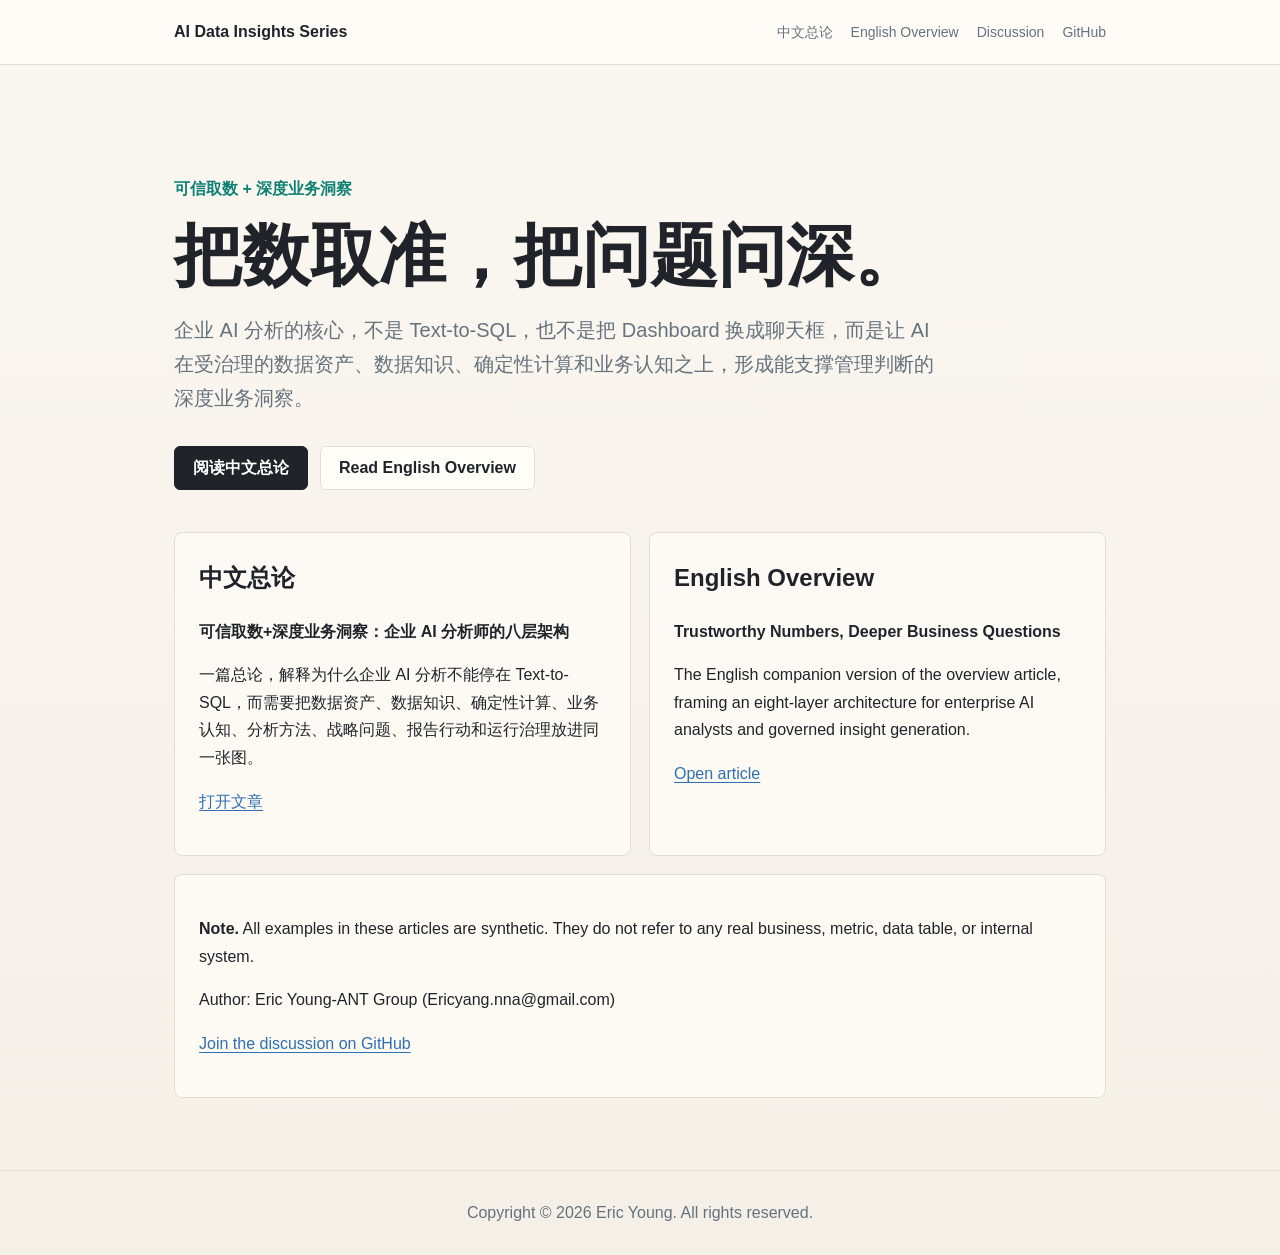
<file: index.html>
<!doctype html>
<html lang="zh-CN">
<head>
  <meta charset="utf-8">
  <meta name="viewport" content="width=device-width, initial-scale=1">
  <title>AI Data Insights Series</title>
  <meta name="description" content="Public articles on enterprise AI analytics, trustworthy data retrieval, and governed insight generation.">
  <link rel="stylesheet" href="site.css">
</head>
<body>
  <header class="site-header">
    <div class="site-header-inner">
      <a class="brand" href="./">AI Data Insights Series</a>
      <nav class="nav" aria-label="Primary">
        <a href="zh/eight-layer-architecture.html">中文总论</a>
        <a href="en/eight-layer-architecture.html">English Overview</a>
        <a href="https://github.com/Ericyoung-183/ai-data-insights-series/discussions/1">Discussion</a>
        <a href="https://github.com/Ericyoung-183/ai-data-insights-series">GitHub</a>
      </nav>
    </div>
  </header>
  <main class="page">
    <section class="hero">
      <p class="eyebrow">可信取数 + 深度业务洞察</p>
      <h1>把数取准，把问题问深。</h1>
      <p class="subtitle">企业 AI 分析的核心，不是 Text-to-SQL，也不是把 Dashboard 换成聊天框，而是让 AI 在受治理的数据资产、数据知识、确定性计算和业务认知之上，形成能支撑管理判断的深度业务洞察。</p>
      <div class="actions">
        <a class="button primary" href="zh/eight-layer-architecture.html">阅读中文总论</a>
        <a class="button" href="en/eight-layer-architecture.html">Read English Overview</a>
      </div>
    </section>

    <section class="grid" aria-label="Published articles">
      <article class="article-card">
        <h2>中文总论</h2>
        <p><strong>可信取数+深度业务洞察：企业 AI 分析师的八层架构</strong></p>
        <p>一篇总论，解释为什么企业 AI 分析不能停在 Text-to-SQL，而需要把数据资产、数据知识、确定性计算、业务认知、分析方法、战略问题、报告行动和运行治理放进同一张图。</p>
        <p><a href="zh/eight-layer-architecture.html">打开文章</a></p>
      </article>

      <article class="article-card">
        <h2>English Overview</h2>
        <p><strong>Trustworthy Numbers, Deeper Business Questions</strong></p>
        <p>The English companion version of the overview article, framing an eight-layer architecture for enterprise AI analysts and governed insight generation.</p>
        <p><a href="en/eight-layer-architecture.html">Open article</a></p>
      </article>
    </section>

    <section class="note" style="margin-top:18px">
      <p><strong>Note.</strong> All examples in these articles are synthetic. They do not refer to any real business, metric, data table, or internal system.</p>
      <p>Author: Eric Young-ANT Group (Ericyang.nna@gmail.com)</p>
      <p><a href="https://github.com/Ericyoung-183/ai-data-insights-series/discussions/1">Join the discussion on GitHub</a></p>
    </section>
  </main>

  <footer class="site-footer">
    Copyright © 2026 Eric Young. All rights reserved.
  </footer>
</body>
</html>
</file>
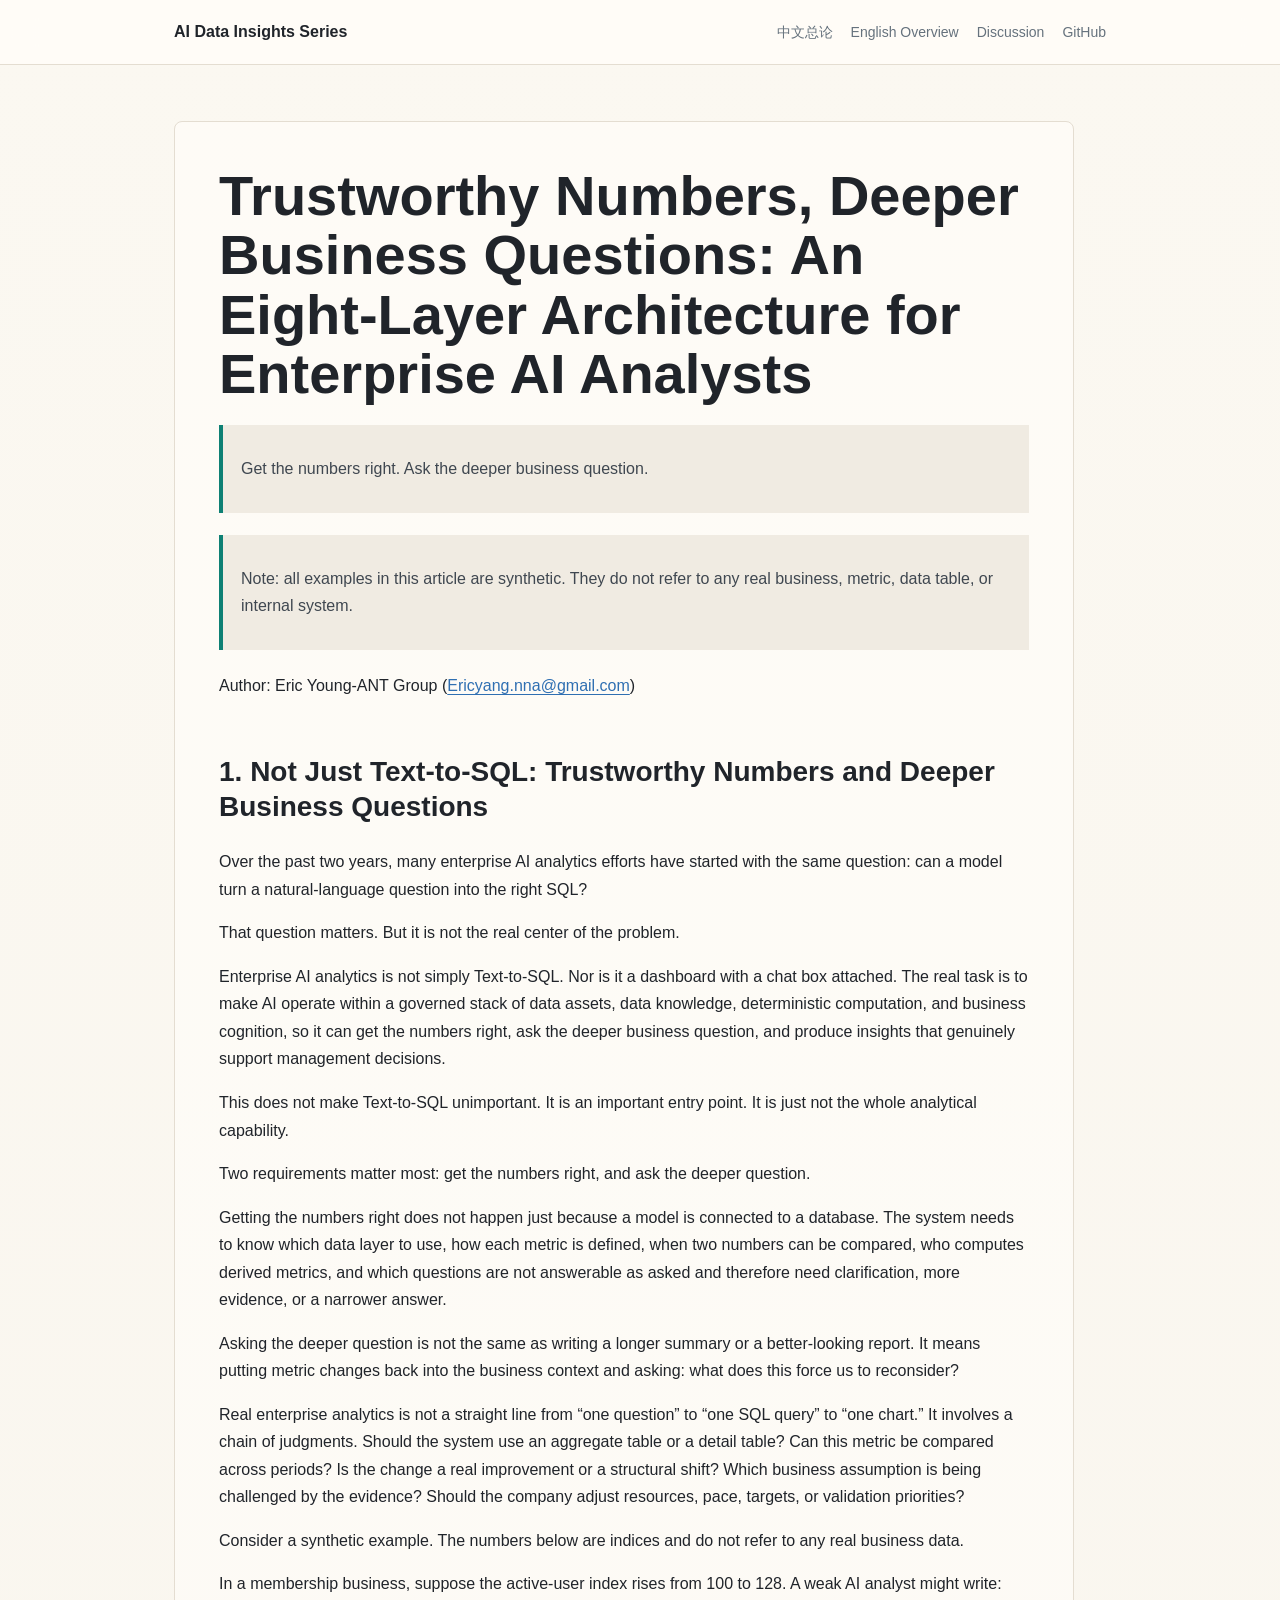
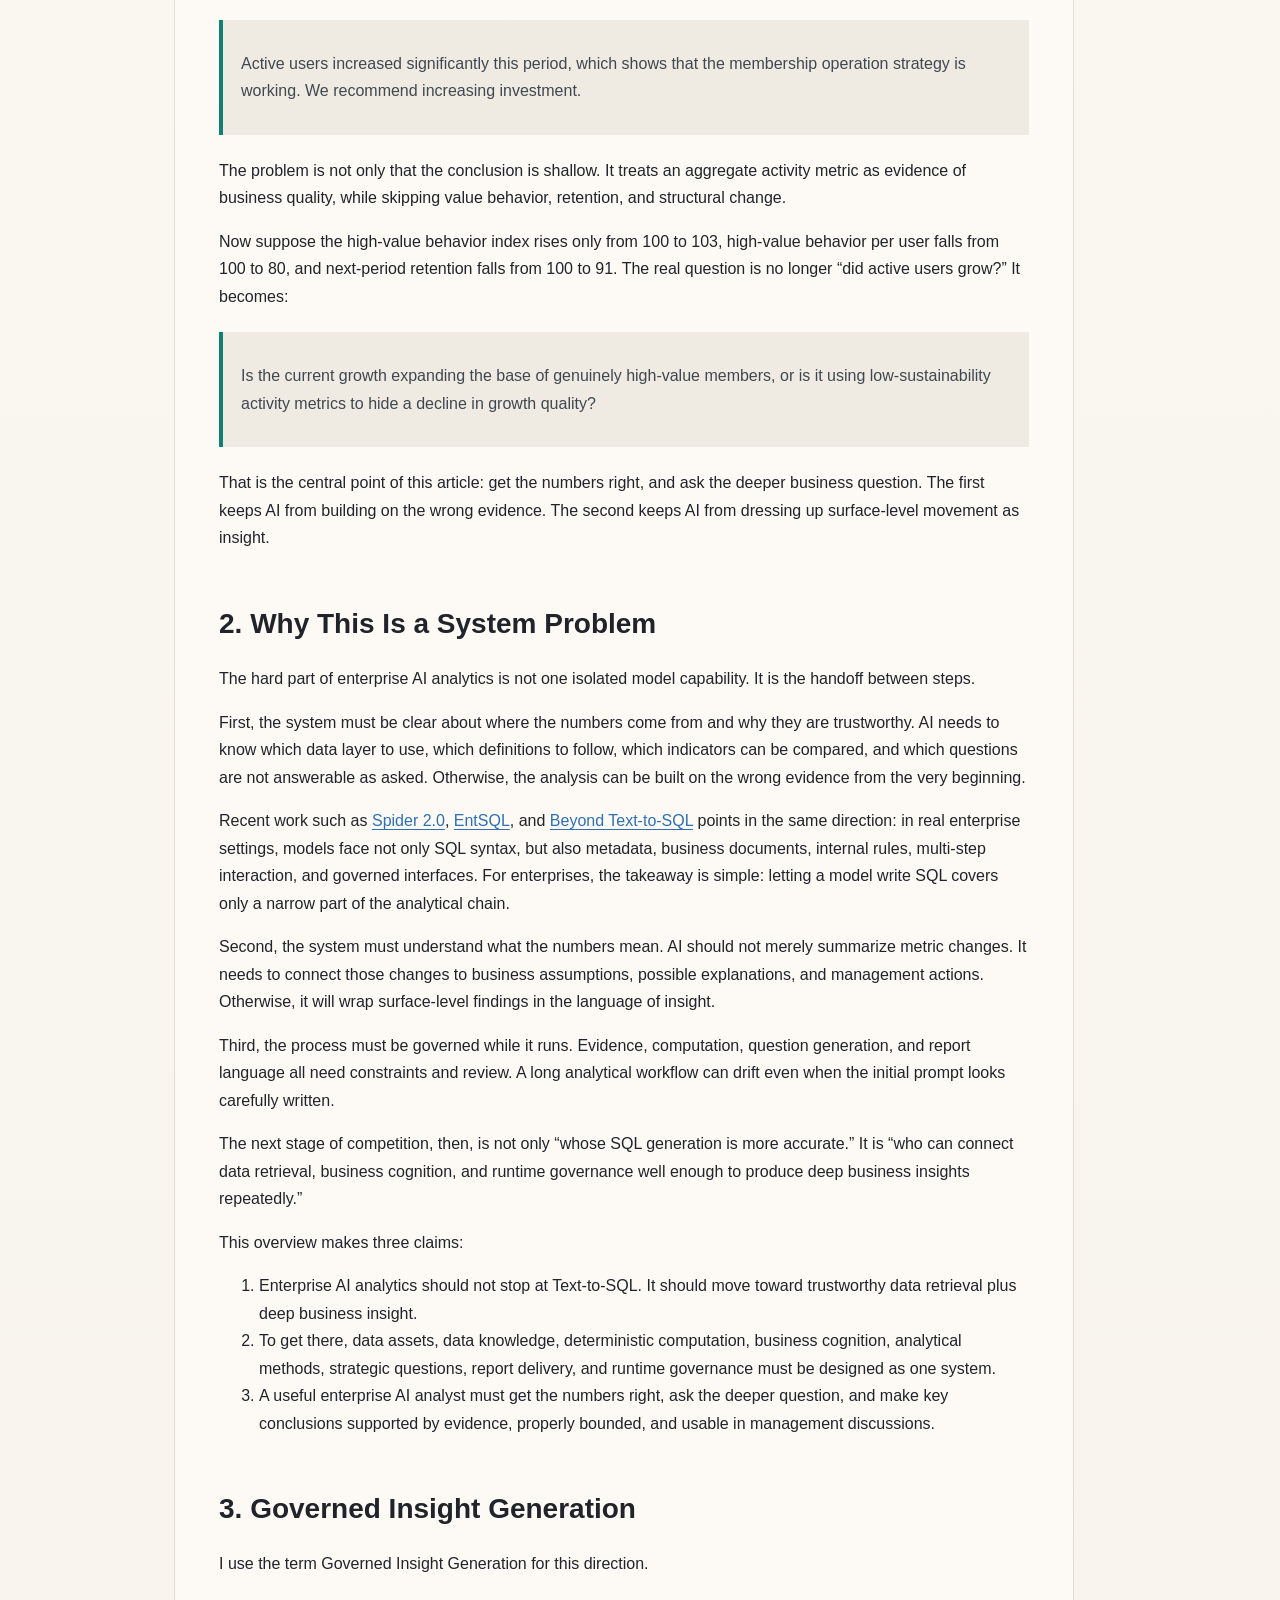
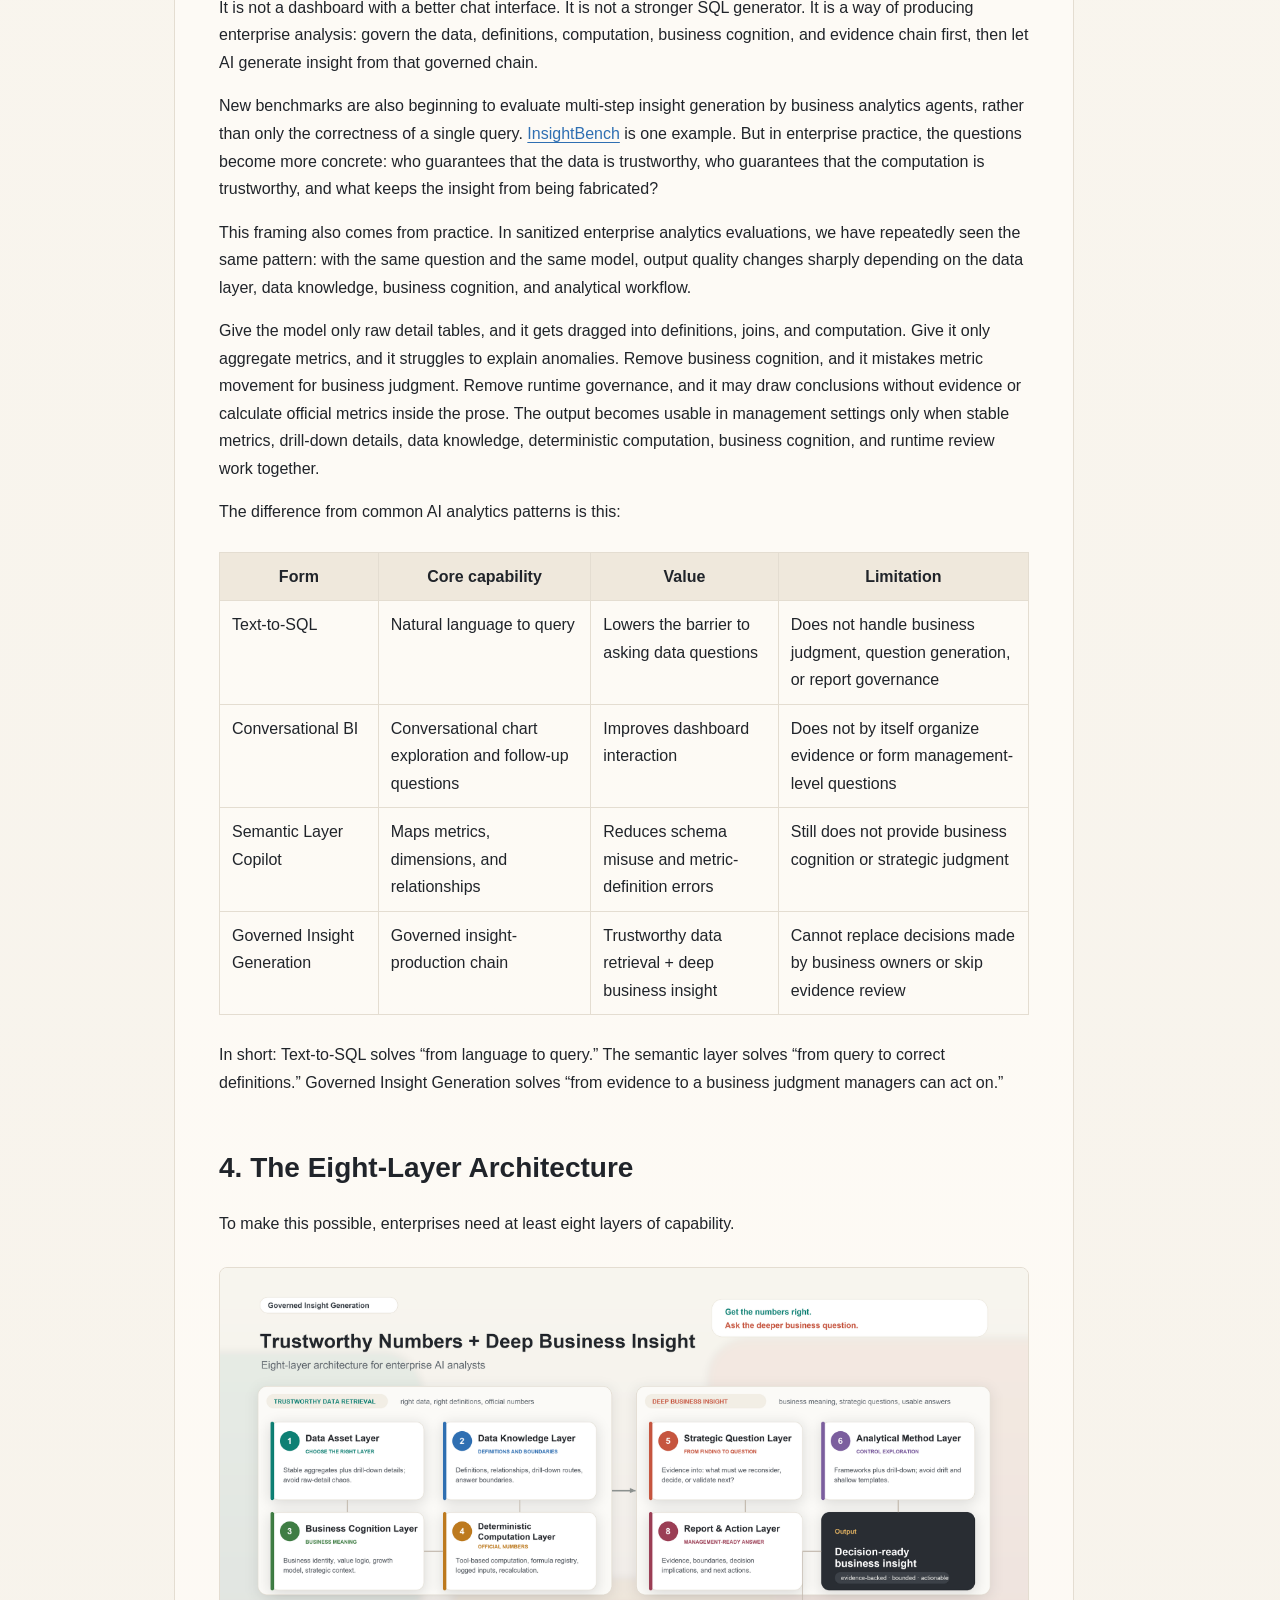
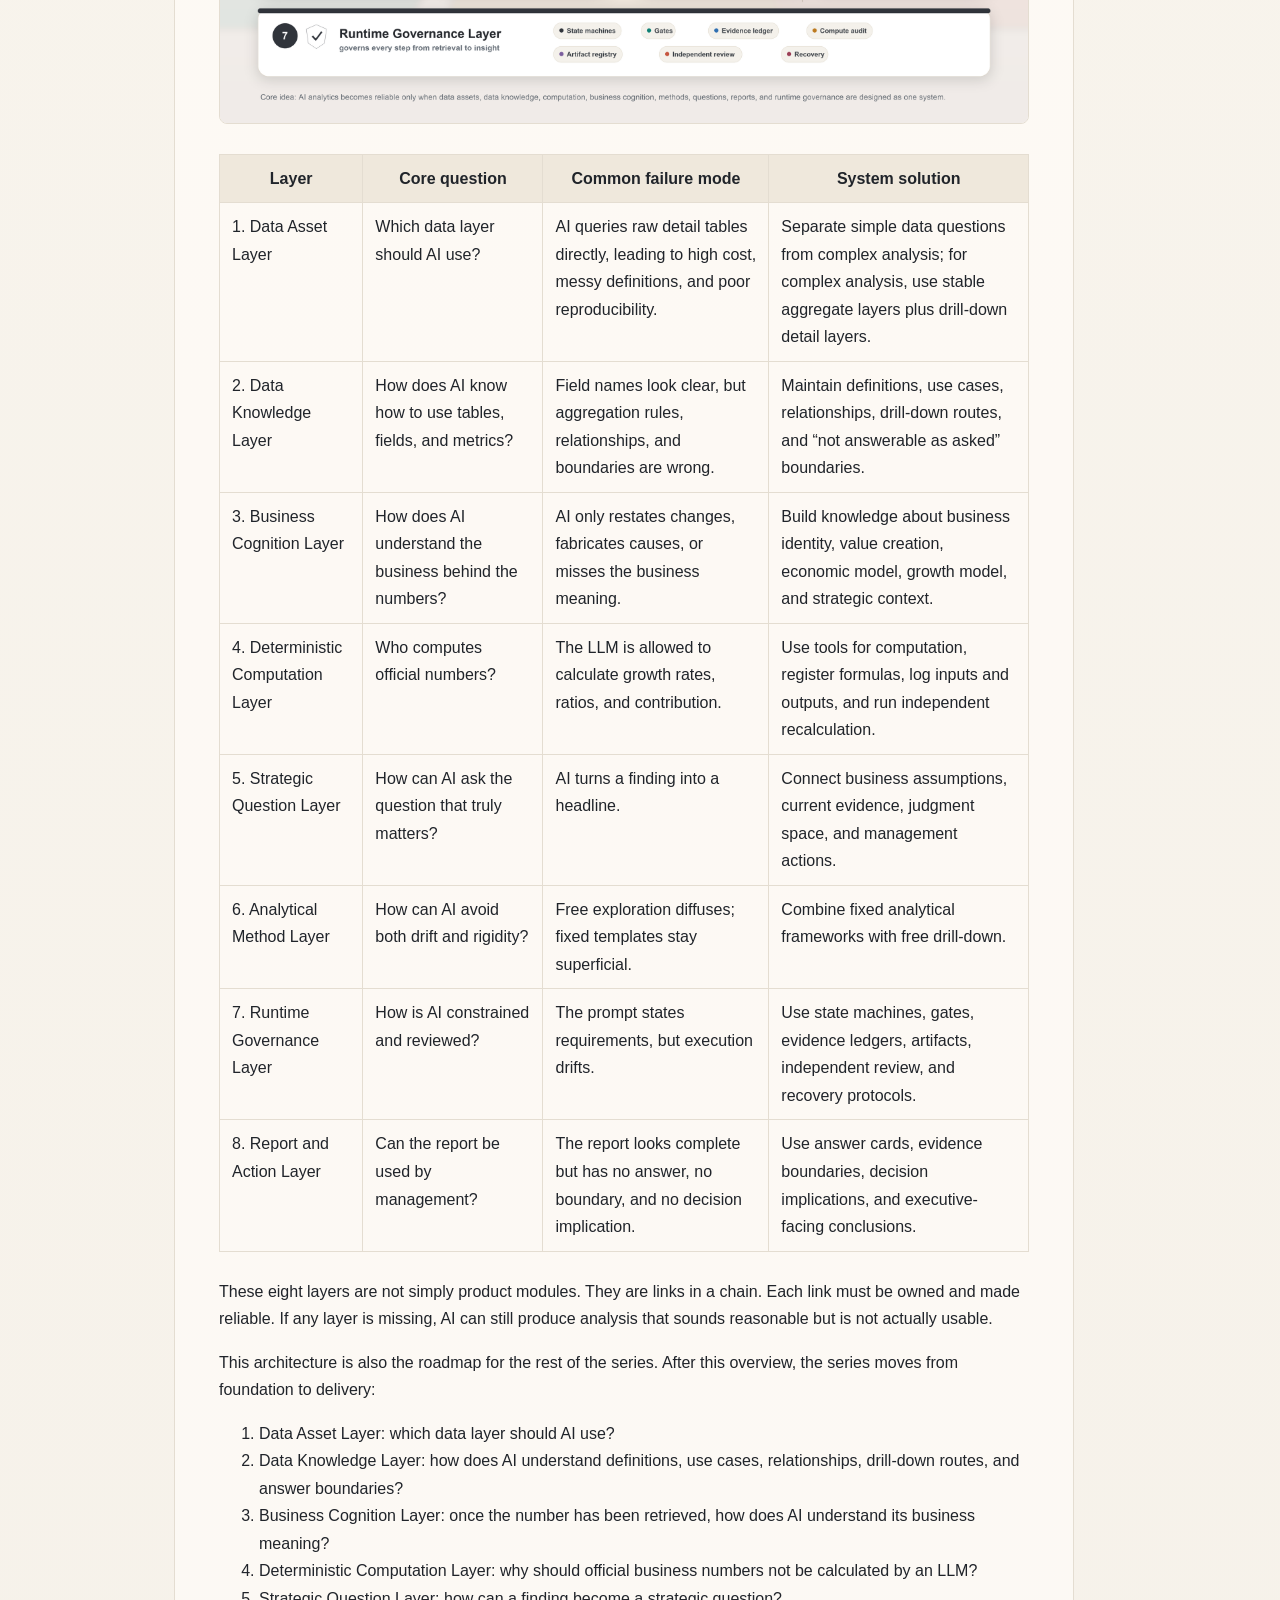
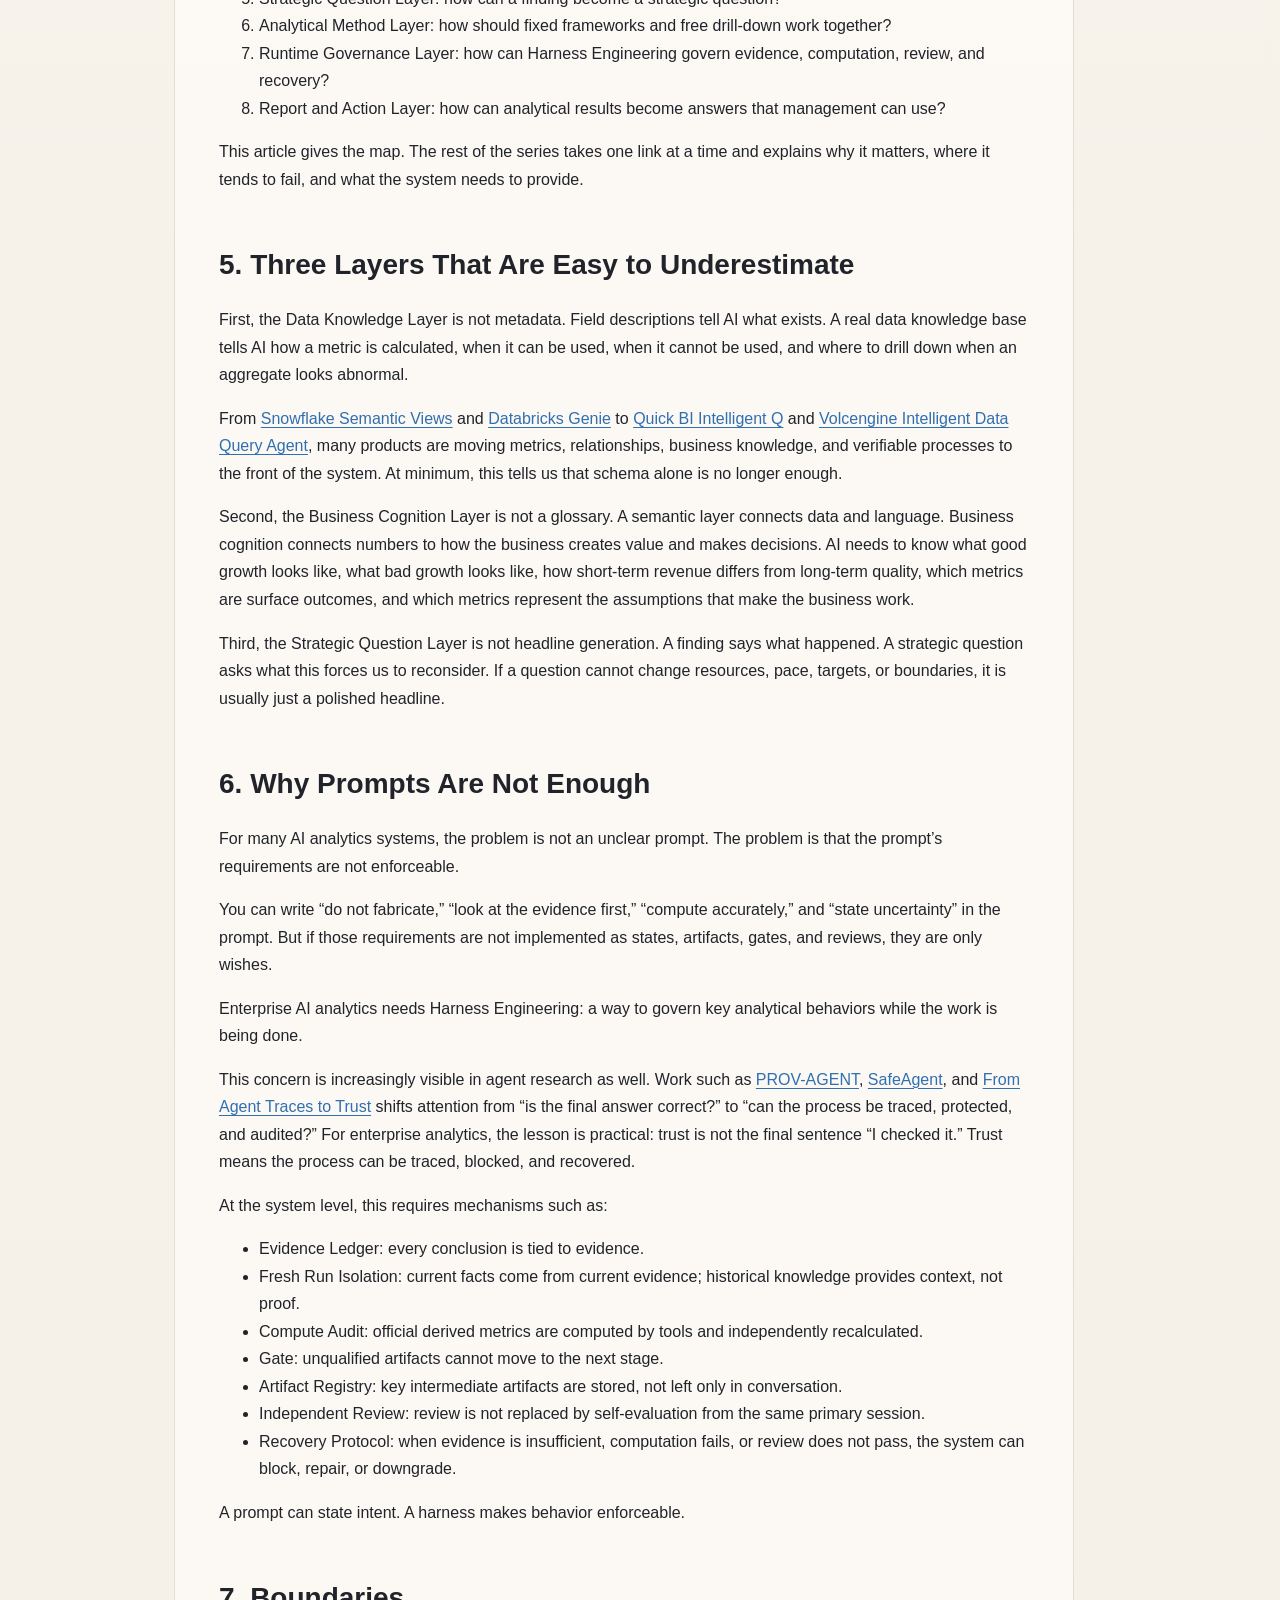
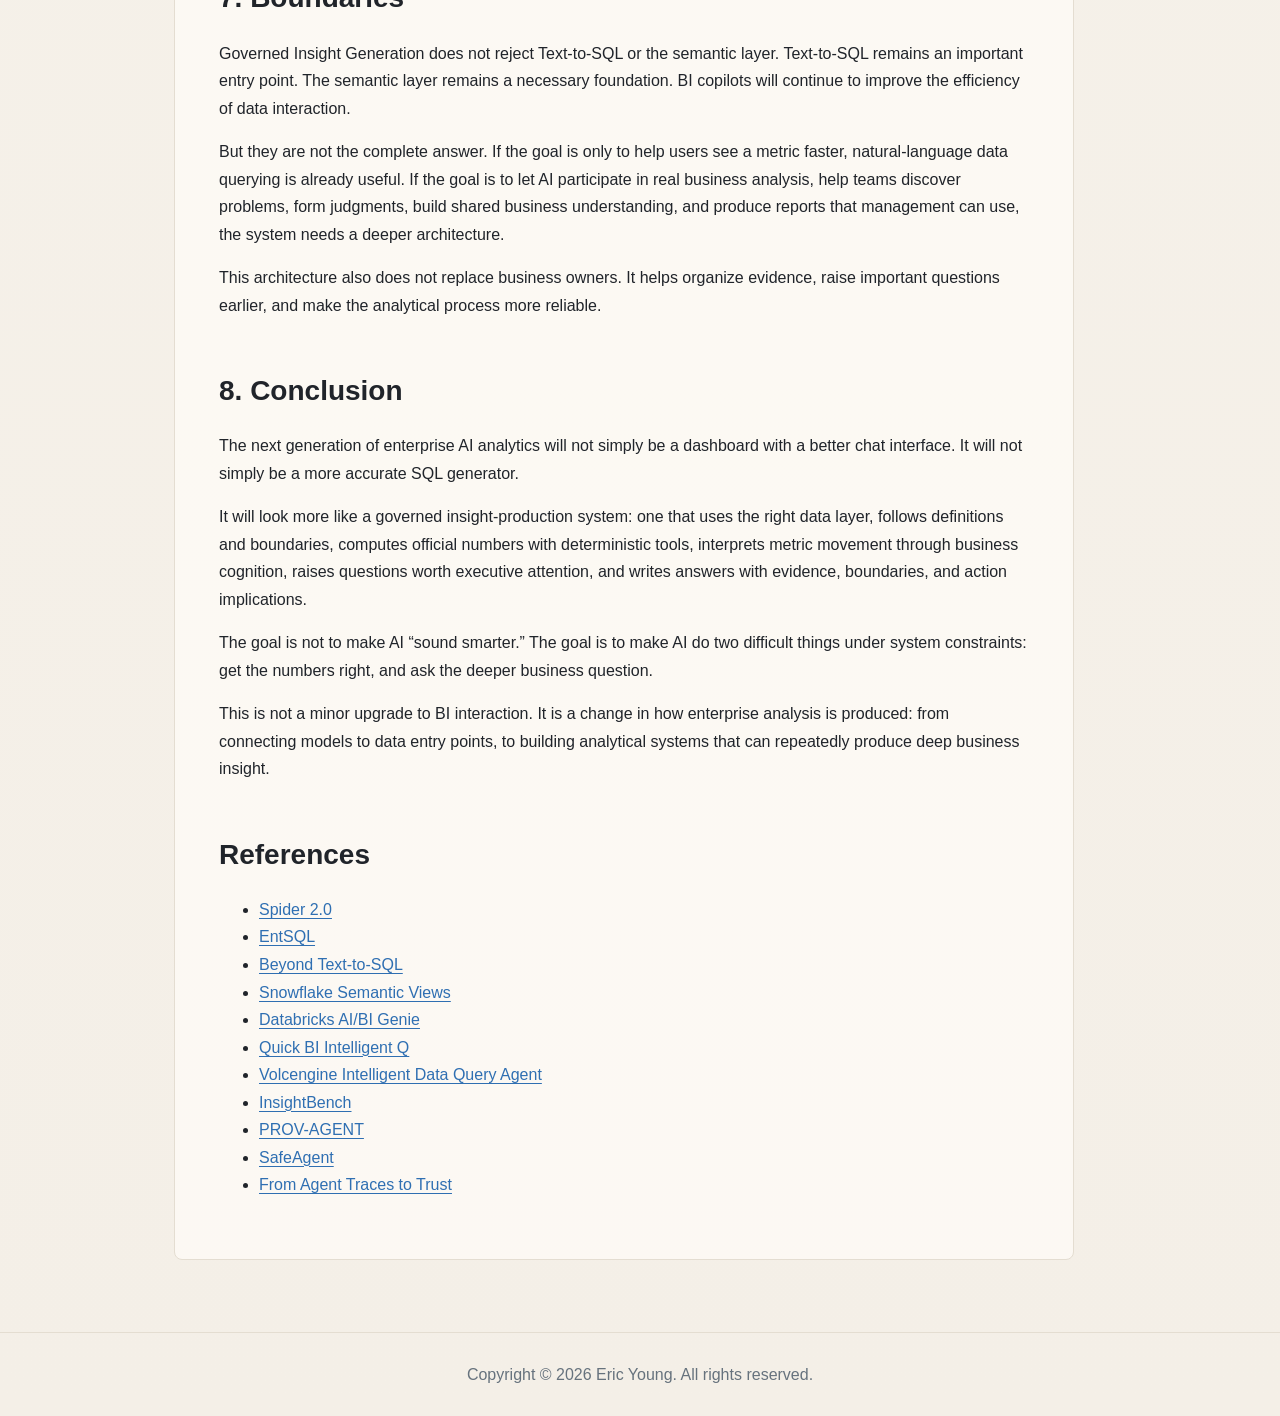
<file: en/eight-layer-architecture.html>
<!doctype html>
<html lang="zh-CN">
<head>
  <meta charset="utf-8">
  <meta name="viewport" content="width=device-width, initial-scale=1">
  <title>Trustworthy Numbers, Deeper Business Questions</title>
  <meta name="description" content="Public articles on enterprise AI analytics, trustworthy data retrieval, and governed insight generation.">
  <link rel="stylesheet" href="../site.css">
</head>
<body>
  <header class="site-header">
    <div class="site-header-inner">
      <a class="brand" href="../">AI Data Insights Series</a>
      <nav class="nav" aria-label="Primary">
        <a href="../zh/eight-layer-architecture.html">中文总论</a>
        <a href="eight-layer-architecture.html">English Overview</a>
        <a href="https://github.com/Ericyoung-183/ai-data-insights-series/discussions/1">Discussion</a>
        <a href="https://github.com/Ericyoung-183/ai-data-insights-series">GitHub</a>
      </nav>
    </div>
  </header>
  <main class="page">
    <article class="prose">
<h1
id="trustworthy-numbers-deeper-business-questions-an-eight-layer-architecture-for-enterprise-ai-analysts">Trustworthy
Numbers, Deeper Business Questions: An Eight-Layer Architecture for
Enterprise AI Analysts</h1>
<blockquote>
<p>Get the numbers right. Ask the deeper business question.</p>
</blockquote>
<blockquote>
<p>Note: all examples in this article are synthetic. They do not refer
to any real business, metric, data table, or internal system.</p>
</blockquote>
<p>Author: Eric Young-ANT Group (<a
href="mailto:Ericyang.nna@gmail.com">Ericyang.nna@gmail.com</a>)</p>
<h2
id="1-not-just-text-to-sql-trustworthy-numbers-and-deeper-business-questions">1.
Not Just Text-to-SQL: Trustworthy Numbers and Deeper Business
Questions</h2>
<p>Over the past two years, many enterprise AI analytics efforts have
started with the same question: can a model turn a natural-language
question into the right SQL?</p>
<p>That question matters. But it is not the real center of the
problem.</p>
<p>Enterprise AI analytics is not simply Text-to-SQL. Nor is it a
dashboard with a chat box attached. The real task is to make AI operate
within a governed stack of data assets, data knowledge, deterministic
computation, and business cognition, so it can get the numbers right,
ask the deeper business question, and produce insights that genuinely
support management decisions.</p>
<p>This does not make Text-to-SQL unimportant. It is an important entry
point. It is just not the whole analytical capability.</p>
<p>Two requirements matter most: get the numbers right, and ask the
deeper question.</p>
<p>Getting the numbers right does not happen just because a model is
connected to a database. The system needs to know which data layer to
use, how each metric is defined, when two numbers can be compared, who
computes derived metrics, and which questions are not answerable as
asked and therefore need clarification, more evidence, or a narrower
answer.</p>
<p>Asking the deeper question is not the same as writing a longer
summary or a better-looking report. It means putting metric changes back
into the business context and asking: what does this force us to
reconsider?</p>
<p>Real enterprise analytics is not a straight line from “one question”
to “one SQL query” to “one chart.” It involves a chain of judgments.
Should the system use an aggregate table or a detail table? Can this
metric be compared across periods? Is the change a real improvement or a
structural shift? Which business assumption is being challenged by the
evidence? Should the company adjust resources, pace, targets, or
validation priorities?</p>
<p>Consider a synthetic example. The numbers below are indices and do
not refer to any real business data.</p>
<p>In a membership business, suppose the active-user index rises from
100 to 128. A weak AI analyst might write:</p>
<blockquote>
<p>Active users increased significantly this period, which shows that
the membership operation strategy is working. We recommend increasing
investment.</p>
</blockquote>
<p>The problem is not only that the conclusion is shallow. It treats an
aggregate activity metric as evidence of business quality, while
skipping value behavior, retention, and structural change.</p>
<p>Now suppose the high-value behavior index rises only from 100 to 103,
high-value behavior per user falls from 100 to 80, and next-period
retention falls from 100 to 91. The real question is no longer “did
active users grow?” It becomes:</p>
<blockquote>
<p>Is the current growth expanding the base of genuinely high-value
members, or is it using low-sustainability activity metrics to hide a
decline in growth quality?</p>
</blockquote>
<p>That is the central point of this article: get the numbers right, and
ask the deeper business question. The first keeps AI from building on
the wrong evidence. The second keeps AI from dressing up surface-level
movement as insight.</p>
<h2 id="2-why-this-is-a-system-problem">2. Why This Is a System
Problem</h2>
<p>The hard part of enterprise AI analytics is not one isolated model
capability. It is the handoff between steps.</p>
<p>First, the system must be clear about where the numbers come from and
why they are trustworthy. AI needs to know which data layer to use,
which definitions to follow, which indicators can be compared, and which
questions are not answerable as asked. Otherwise, the analysis can be
built on the wrong evidence from the very beginning.</p>
<p>Recent work such as <a href="https://arxiv.org/abs/2411.07763">Spider
2.0</a>, <a href="https://arxiv.org/abs/2606.03363">EntSQL</a>, and <a
href="https://arxiv.org/abs/2605.21027">Beyond Text-to-SQL</a> points in
the same direction: in real enterprise settings, models face not only
SQL syntax, but also metadata, business documents, internal rules,
multi-step interaction, and governed interfaces. For enterprises, the
takeaway is simple: letting a model write SQL covers only a narrow part
of the analytical chain.</p>
<p>Second, the system must understand what the numbers mean. AI should
not merely summarize metric changes. It needs to connect those changes
to business assumptions, possible explanations, and management actions.
Otherwise, it will wrap surface-level findings in the language of
insight.</p>
<p>Third, the process must be governed while it runs. Evidence,
computation, question generation, and report language all need
constraints and review. A long analytical workflow can drift even when
the initial prompt looks carefully written.</p>
<p>The next stage of competition, then, is not only “whose SQL
generation is more accurate.” It is “who can connect data retrieval,
business cognition, and runtime governance well enough to produce deep
business insights repeatedly.”</p>
<p>This overview makes three claims:</p>
<ol type="1">
<li>Enterprise AI analytics should not stop at Text-to-SQL. It should
move toward trustworthy data retrieval plus deep business insight.</li>
<li>To get there, data assets, data knowledge, deterministic
computation, business cognition, analytical methods, strategic
questions, report delivery, and runtime governance must be designed as
one system.</li>
<li>A useful enterprise AI analyst must get the numbers right, ask the
deeper question, and make key conclusions supported by evidence,
properly bounded, and usable in management discussions.</li>
</ol>
<h2 id="3-governed-insight-generation">3. Governed Insight
Generation</h2>
<p>I use the term Governed Insight Generation for this direction.</p>
<p>It is not a dashboard with a better chat interface. It is not a
stronger SQL generator. It is a way of producing enterprise analysis:
govern the data, definitions, computation, business cognition, and
evidence chain first, then let AI generate insight from that governed
chain.</p>
<p>New benchmarks are also beginning to evaluate multi-step insight
generation by business analytics agents, rather than only the
correctness of a single query. <a
href="https://proceedings.iclr.cc/paper_files/paper/2025/hash/0dfe31d6e703e138d46a7d2fced38b7c-Abstract-Conference.html">InsightBench</a>
is one example. But in enterprise practice, the questions become more
concrete: who guarantees that the data is trustworthy, who guarantees
that the computation is trustworthy, and what keeps the insight from
being fabricated?</p>
<p>This framing also comes from practice. In sanitized enterprise
analytics evaluations, we have repeatedly seen the same pattern: with
the same question and the same model, output quality changes sharply
depending on the data layer, data knowledge, business cognition, and
analytical workflow.</p>
<p>Give the model only raw detail tables, and it gets dragged into
definitions, joins, and computation. Give it only aggregate metrics, and
it struggles to explain anomalies. Remove business cognition, and it
mistakes metric movement for business judgment. Remove runtime
governance, and it may draw conclusions without evidence or calculate
official metrics inside the prose. The output becomes usable in
management settings only when stable metrics, drill-down details, data
knowledge, deterministic computation, business cognition, and runtime
review work together.</p>
<p>The difference from common AI analytics patterns is this:</p>
<table>
<thead>
<tr>
<th>Form</th>
<th>Core capability</th>
<th>Value</th>
<th>Limitation</th>
</tr>
</thead>
<tbody>
<tr>
<td>Text-to-SQL</td>
<td>Natural language to query</td>
<td>Lowers the barrier to asking data questions</td>
<td>Does not handle business judgment, question generation, or report
governance</td>
</tr>
<tr>
<td>Conversational BI</td>
<td>Conversational chart exploration and follow-up questions</td>
<td>Improves dashboard interaction</td>
<td>Does not by itself organize evidence or form management-level
questions</td>
</tr>
<tr>
<td>Semantic Layer Copilot</td>
<td>Maps metrics, dimensions, and relationships</td>
<td>Reduces schema misuse and metric-definition errors</td>
<td>Still does not provide business cognition or strategic judgment</td>
</tr>
<tr>
<td>Governed Insight Generation</td>
<td>Governed insight-production chain</td>
<td>Trustworthy data retrieval + deep business insight</td>
<td>Cannot replace decisions made by business owners or skip evidence
review</td>
</tr>
</tbody>
</table>
<p>In short: Text-to-SQL solves “from language to query.” The semantic
layer solves “from query to correct definitions.” Governed Insight
Generation solves “from evidence to a business judgment managers can act
on.”</p>
<h2 id="4-the-eight-layer-architecture">4. The Eight-Layer
Architecture</h2>
<p>To make this possible, enterprises need at least eight layers of
capability.</p>
<p><img src="../assets/eight_layer_architecture_en.png"
alt="Eight-layer architecture for trustworthy data retrieval and deep business insight" /></p>
<table>
<thead>
<tr>
<th>Layer</th>
<th>Core question</th>
<th>Common failure mode</th>
<th>System solution</th>
</tr>
</thead>
<tbody>
<tr>
<td>1. Data Asset Layer</td>
<td>Which data layer should AI use?</td>
<td>AI queries raw detail tables directly, leading to high cost, messy
definitions, and poor reproducibility.</td>
<td>Separate simple data questions from complex analysis; for complex
analysis, use stable aggregate layers plus drill-down detail
layers.</td>
</tr>
<tr>
<td>2. Data Knowledge Layer</td>
<td>How does AI know how to use tables, fields, and metrics?</td>
<td>Field names look clear, but aggregation rules, relationships, and
boundaries are wrong.</td>
<td>Maintain definitions, use cases, relationships, drill-down routes,
and “not answerable as asked” boundaries.</td>
</tr>
<tr>
<td>3. Business Cognition Layer</td>
<td>How does AI understand the business behind the numbers?</td>
<td>AI only restates changes, fabricates causes, or misses the business
meaning.</td>
<td>Build knowledge about business identity, value creation, economic
model, growth model, and strategic context.</td>
</tr>
<tr>
<td>4. Deterministic Computation Layer</td>
<td>Who computes official numbers?</td>
<td>The LLM is allowed to calculate growth rates, ratios, and
contribution.</td>
<td>Use tools for computation, register formulas, log inputs and
outputs, and run independent recalculation.</td>
</tr>
<tr>
<td>5. Strategic Question Layer</td>
<td>How can AI ask the question that truly matters?</td>
<td>AI turns a finding into a headline.</td>
<td>Connect business assumptions, current evidence, judgment space, and
management actions.</td>
</tr>
<tr>
<td>6. Analytical Method Layer</td>
<td>How can AI avoid both drift and rigidity?</td>
<td>Free exploration diffuses; fixed templates stay superficial.</td>
<td>Combine fixed analytical frameworks with free drill-down.</td>
</tr>
<tr>
<td>7. Runtime Governance Layer</td>
<td>How is AI constrained and reviewed?</td>
<td>The prompt states requirements, but execution drifts.</td>
<td>Use state machines, gates, evidence ledgers, artifacts, independent
review, and recovery protocols.</td>
</tr>
<tr>
<td>8. Report and Action Layer</td>
<td>Can the report be used by management?</td>
<td>The report looks complete but has no answer, no boundary, and no
decision implication.</td>
<td>Use answer cards, evidence boundaries, decision implications, and
executive-facing conclusions.</td>
</tr>
</tbody>
</table>
<p>These eight layers are not simply product modules. They are links in
a chain. Each link must be owned and made reliable. If any layer is
missing, AI can still produce analysis that sounds reasonable but is not
actually usable.</p>
<p>This architecture is also the roadmap for the rest of the series.
After this overview, the series moves from foundation to delivery:</p>
<ol type="1">
<li>Data Asset Layer: which data layer should AI use?</li>
<li>Data Knowledge Layer: how does AI understand definitions, use cases,
relationships, drill-down routes, and answer boundaries?</li>
<li>Business Cognition Layer: once the number has been retrieved, how
does AI understand its business meaning?</li>
<li>Deterministic Computation Layer: why should official business
numbers not be calculated by an LLM?</li>
<li>Strategic Question Layer: how can a finding become a strategic
question?</li>
<li>Analytical Method Layer: how should fixed frameworks and free
drill-down work together?</li>
<li>Runtime Governance Layer: how can Harness Engineering govern
evidence, computation, review, and recovery?</li>
<li>Report and Action Layer: how can analytical results become answers
that management can use?</li>
</ol>
<p>This article gives the map. The rest of the series takes one link at
a time and explains why it matters, where it tends to fail, and what the
system needs to provide.</p>
<h2 id="5-three-layers-that-are-easy-to-underestimate">5. Three Layers
That Are Easy to Underestimate</h2>
<p>First, the Data Knowledge Layer is not metadata. Field descriptions
tell AI what exists. A real data knowledge base tells AI how a metric is
calculated, when it can be used, when it cannot be used, and where to
drill down when an aggregate looks abnormal.</p>
<p>From <a
href="https://docs.snowflake.com/en/user-guide/views-semantic/overview">Snowflake
Semantic Views</a> and <a
href="https://docs.databricks.com/aws/en/genie">Databricks Genie</a> to
<a
href="https://help.aliyun.com/zh/quick-bi/product-overview/intelligentq">Quick
BI Intelligent Q</a> and <a
href="https://www.volcengine.com/docs/86760/1874851?lang=zh">Volcengine
Intelligent Data Query Agent</a>, many products are moving metrics,
relationships, business knowledge, and verifiable processes to the front
of the system. At minimum, this tells us that schema alone is no longer
enough.</p>
<p>Second, the Business Cognition Layer is not a glossary. A semantic
layer connects data and language. Business cognition connects numbers to
how the business creates value and makes decisions. AI needs to know
what good growth looks like, what bad growth looks like, how short-term
revenue differs from long-term quality, which metrics are surface
outcomes, and which metrics represent the assumptions that make the
business work.</p>
<p>Third, the Strategic Question Layer is not headline generation. A
finding says what happened. A strategic question asks what this forces
us to reconsider. If a question cannot change resources, pace, targets,
or boundaries, it is usually just a polished headline.</p>
<h2 id="6-why-prompts-are-not-enough">6. Why Prompts Are Not Enough</h2>
<p>For many AI analytics systems, the problem is not an unclear prompt.
The problem is that the prompt’s requirements are not enforceable.</p>
<p>You can write “do not fabricate,” “look at the evidence first,”
“compute accurately,” and “state uncertainty” in the prompt. But if
those requirements are not implemented as states, artifacts, gates, and
reviews, they are only wishes.</p>
<p>Enterprise AI analytics needs Harness Engineering: a way to govern
key analytical behaviors while the work is being done.</p>
<p>This concern is increasingly visible in agent research as well. Work
such as <a href="https://arxiv.org/abs/2508.02866">PROV-AGENT</a>, <a
href="https://arxiv.org/abs/2604.17562">SafeAgent</a>, and <a
href="https://arxiv.org/abs/2606.04990">From Agent Traces to Trust</a>
shifts attention from “is the final answer correct?” to “can the process
be traced, protected, and audited?” For enterprise analytics, the lesson
is practical: trust is not the final sentence “I checked it.” Trust
means the process can be traced, blocked, and recovered.</p>
<p>At the system level, this requires mechanisms such as:</p>
<ul>
<li>Evidence Ledger: every conclusion is tied to evidence.</li>
<li>Fresh Run Isolation: current facts come from current evidence;
historical knowledge provides context, not proof.</li>
<li>Compute Audit: official derived metrics are computed by tools and
independently recalculated.</li>
<li>Gate: unqualified artifacts cannot move to the next stage.</li>
<li>Artifact Registry: key intermediate artifacts are stored, not left
only in conversation.</li>
<li>Independent Review: review is not replaced by self-evaluation from
the same primary session.</li>
<li>Recovery Protocol: when evidence is insufficient, computation fails,
or review does not pass, the system can block, repair, or
downgrade.</li>
</ul>
<p>A prompt can state intent. A harness makes behavior enforceable.</p>
<h2 id="7-boundaries">7. Boundaries</h2>
<p>Governed Insight Generation does not reject Text-to-SQL or the
semantic layer. Text-to-SQL remains an important entry point. The
semantic layer remains a necessary foundation. BI copilots will continue
to improve the efficiency of data interaction.</p>
<p>But they are not the complete answer. If the goal is only to help
users see a metric faster, natural-language data querying is already
useful. If the goal is to let AI participate in real business analysis,
help teams discover problems, form judgments, build shared business
understanding, and produce reports that management can use, the system
needs a deeper architecture.</p>
<p>This architecture also does not replace business owners. It helps
organize evidence, raise important questions earlier, and make the
analytical process more reliable.</p>
<h2 id="8-conclusion">8. Conclusion</h2>
<p>The next generation of enterprise AI analytics will not simply be a
dashboard with a better chat interface. It will not simply be a more
accurate SQL generator.</p>
<p>It will look more like a governed insight-production system: one that
uses the right data layer, follows definitions and boundaries, computes
official numbers with deterministic tools, interprets metric movement
through business cognition, raises questions worth executive attention,
and writes answers with evidence, boundaries, and action
implications.</p>
<p>The goal is not to make AI “sound smarter.” The goal is to make AI do
two difficult things under system constraints: get the numbers right,
and ask the deeper business question.</p>
<p>This is not a minor upgrade to BI interaction. It is a change in how
enterprise analysis is produced: from connecting models to data entry
points, to building analytical systems that can repeatedly produce deep
business insight.</p>
<h2 id="references">References</h2>
<ul>
<li><a href="https://arxiv.org/abs/2411.07763">Spider 2.0</a></li>
<li><a href="https://arxiv.org/abs/2606.03363">EntSQL</a></li>
<li><a href="https://arxiv.org/abs/2605.21027">Beyond
Text-to-SQL</a></li>
<li><a
href="https://docs.snowflake.com/en/user-guide/views-semantic/overview">Snowflake
Semantic Views</a></li>
<li><a href="https://docs.databricks.com/aws/en/genie">Databricks AI/BI
Genie</a></li>
<li><a
href="https://help.aliyun.com/zh/quick-bi/product-overview/intelligentq">Quick
BI Intelligent Q</a></li>
<li><a
href="https://www.volcengine.com/docs/86760/1874851?lang=zh">Volcengine
Intelligent Data Query Agent</a></li>
<li><a
href="https://proceedings.iclr.cc/paper_files/paper/2025/hash/0dfe31d6e703e138d46a7d2fced38b7c-Abstract-Conference.html">InsightBench</a></li>
<li><a href="https://arxiv.org/abs/2508.02866">PROV-AGENT</a></li>
<li><a href="https://arxiv.org/abs/2604.17562">SafeAgent</a></li>
<li><a href="https://arxiv.org/abs/2606.04990">From Agent Traces to
Trust</a></li>
</ul>

    </article>
  </main>

  <footer class="site-footer">
    Copyright © 2026 Eric Young. All rights reserved.
  </footer>
</body>
</html>
</file>
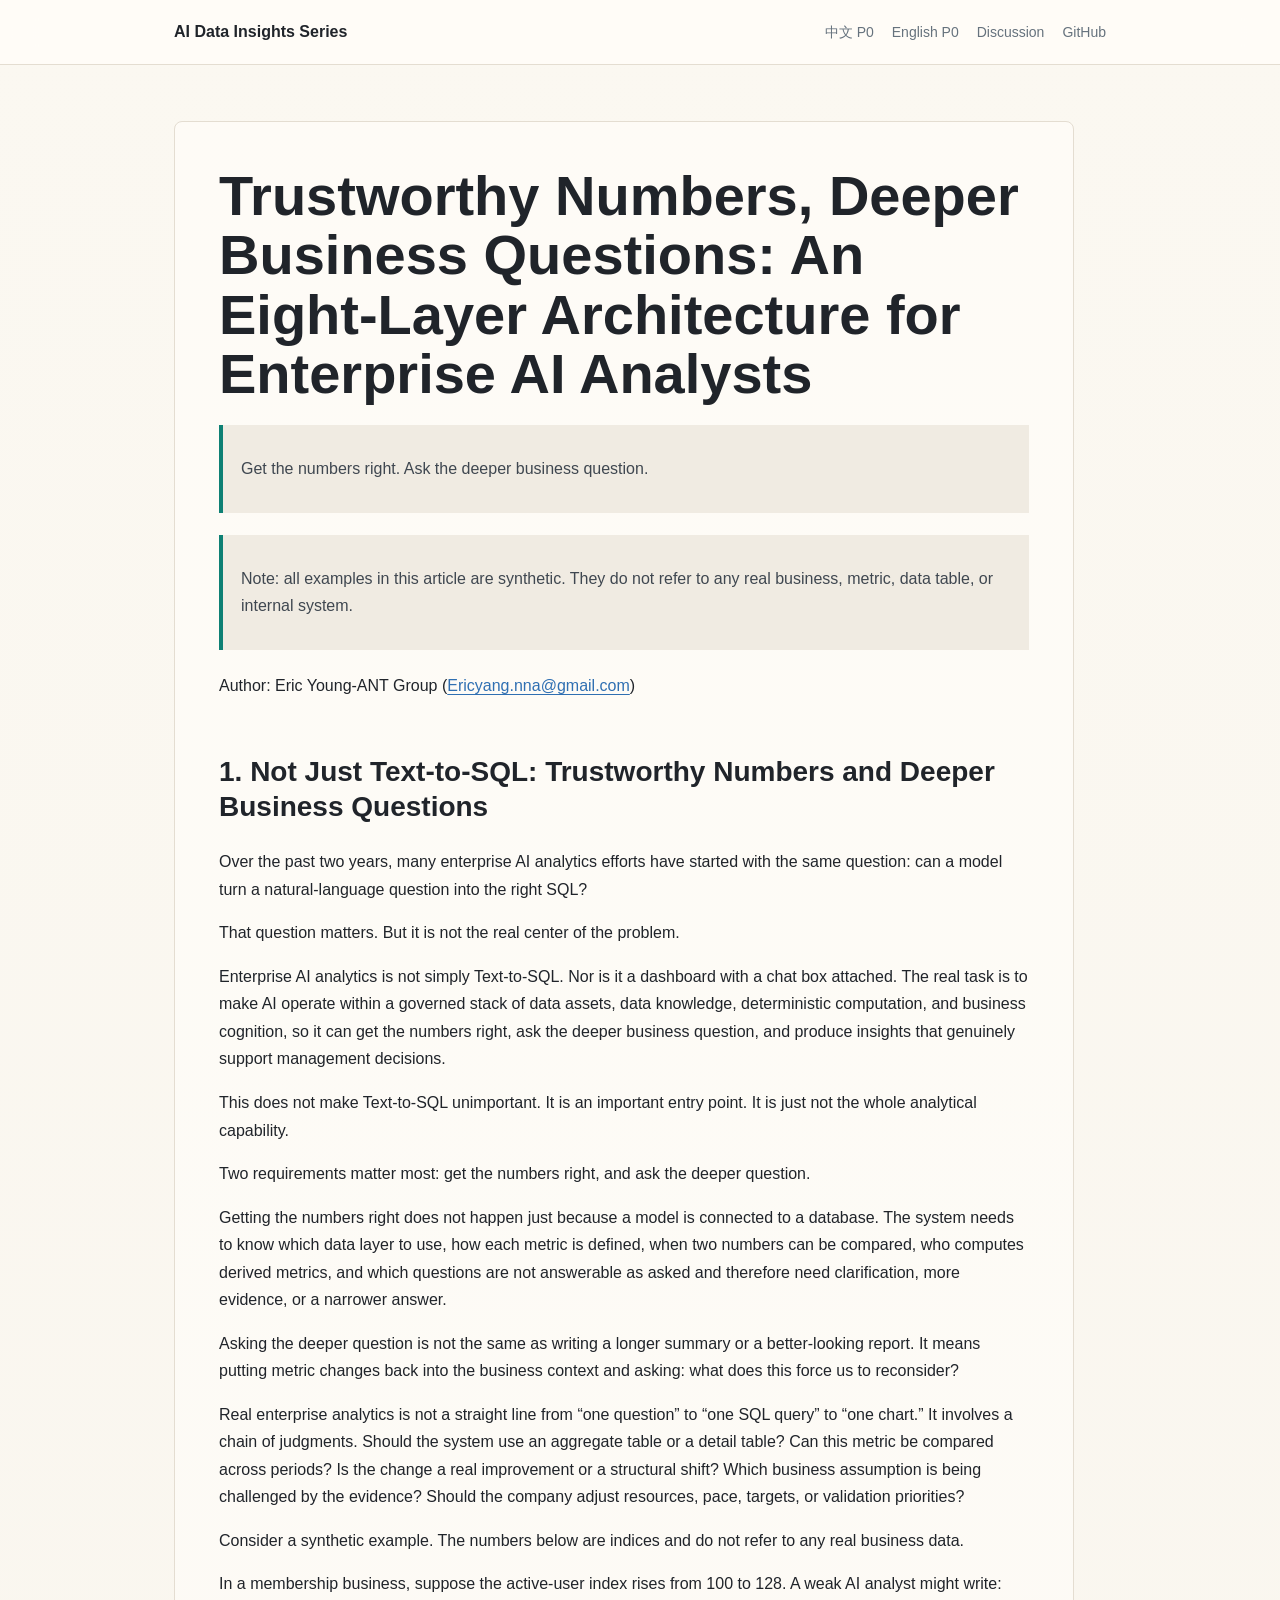
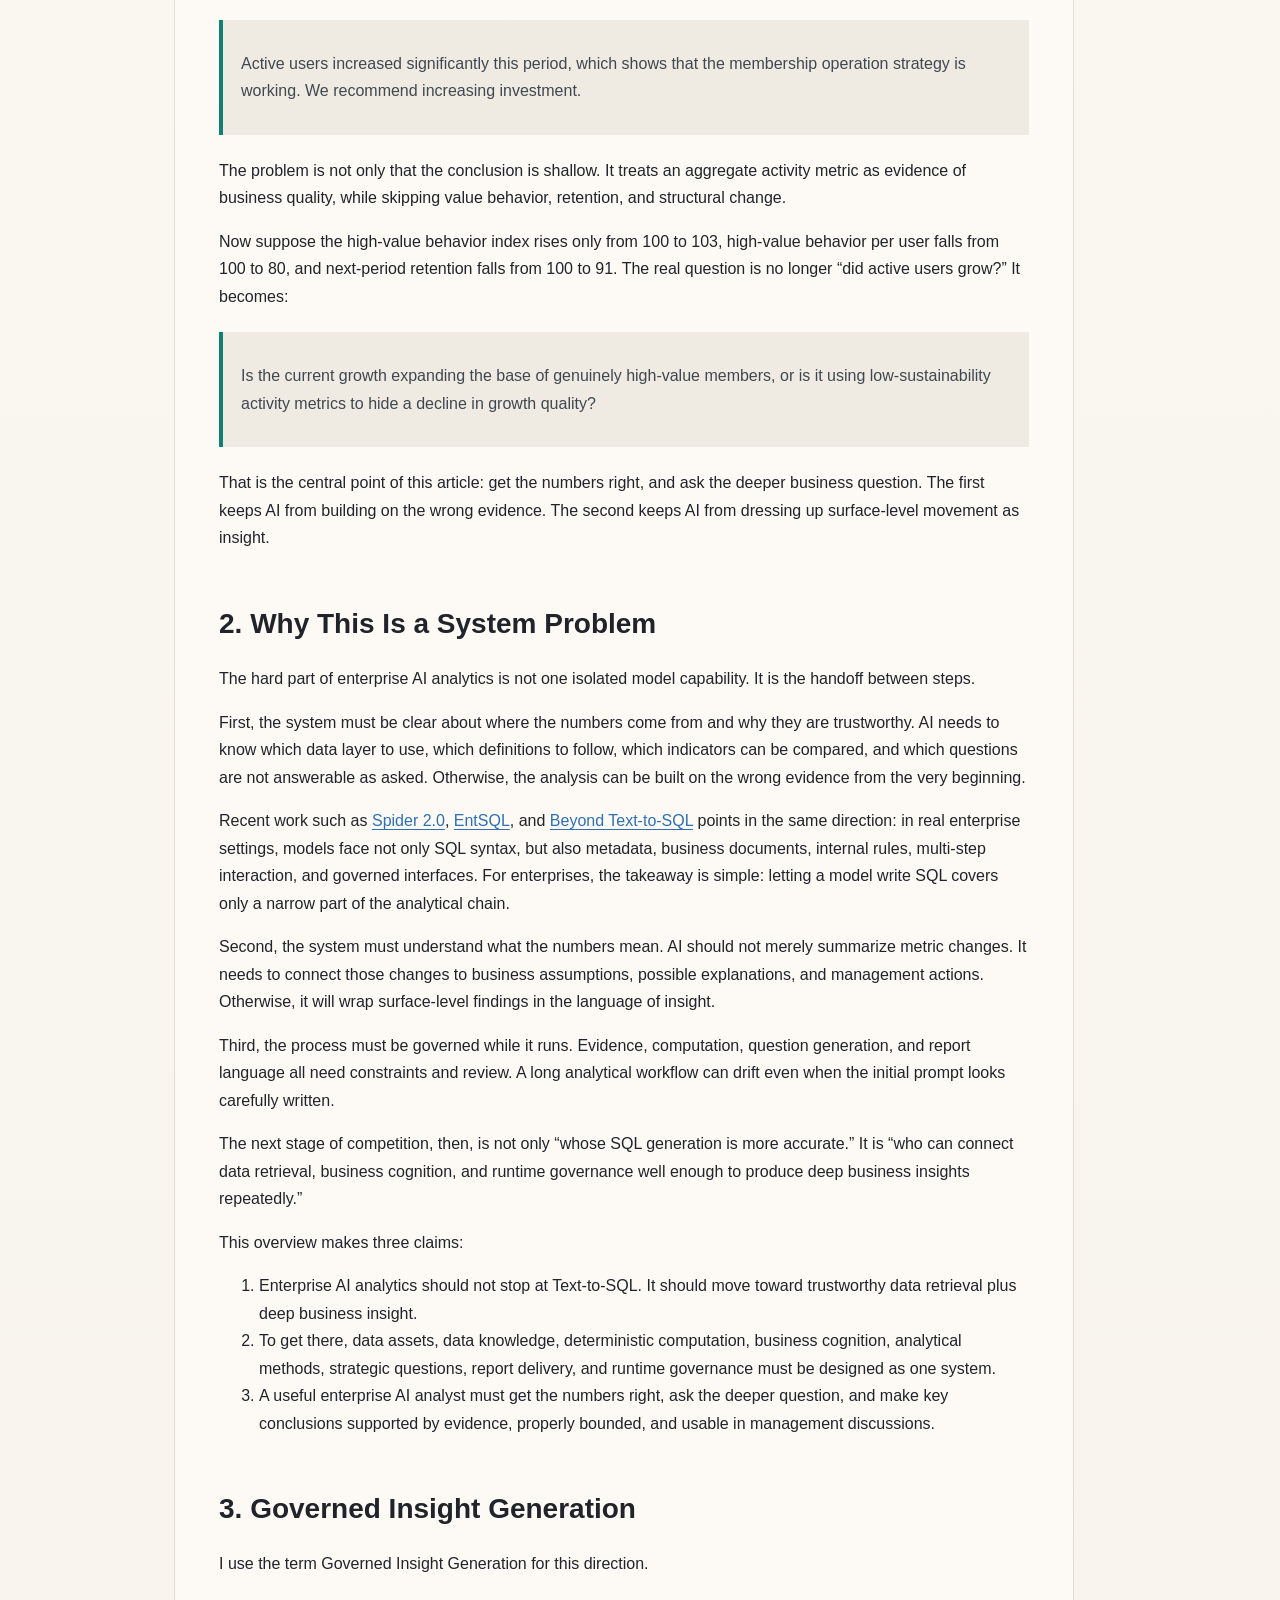
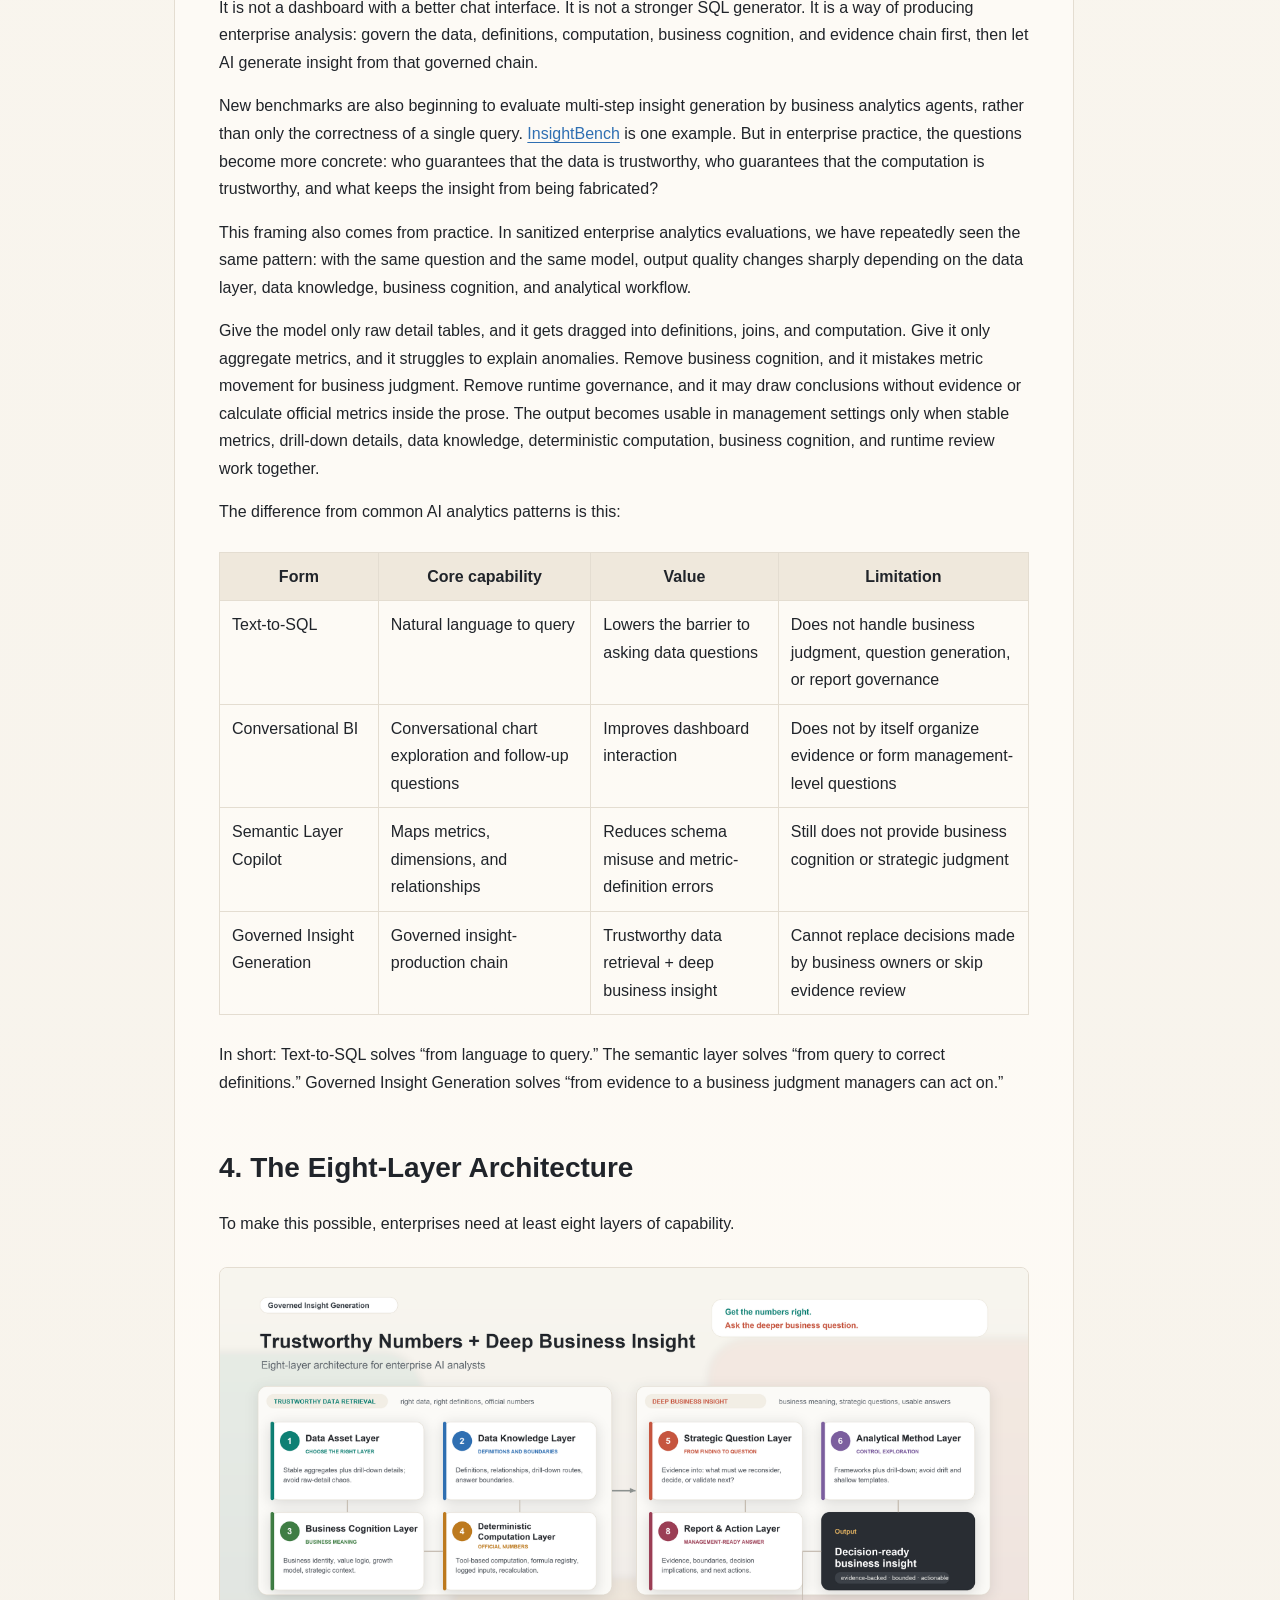
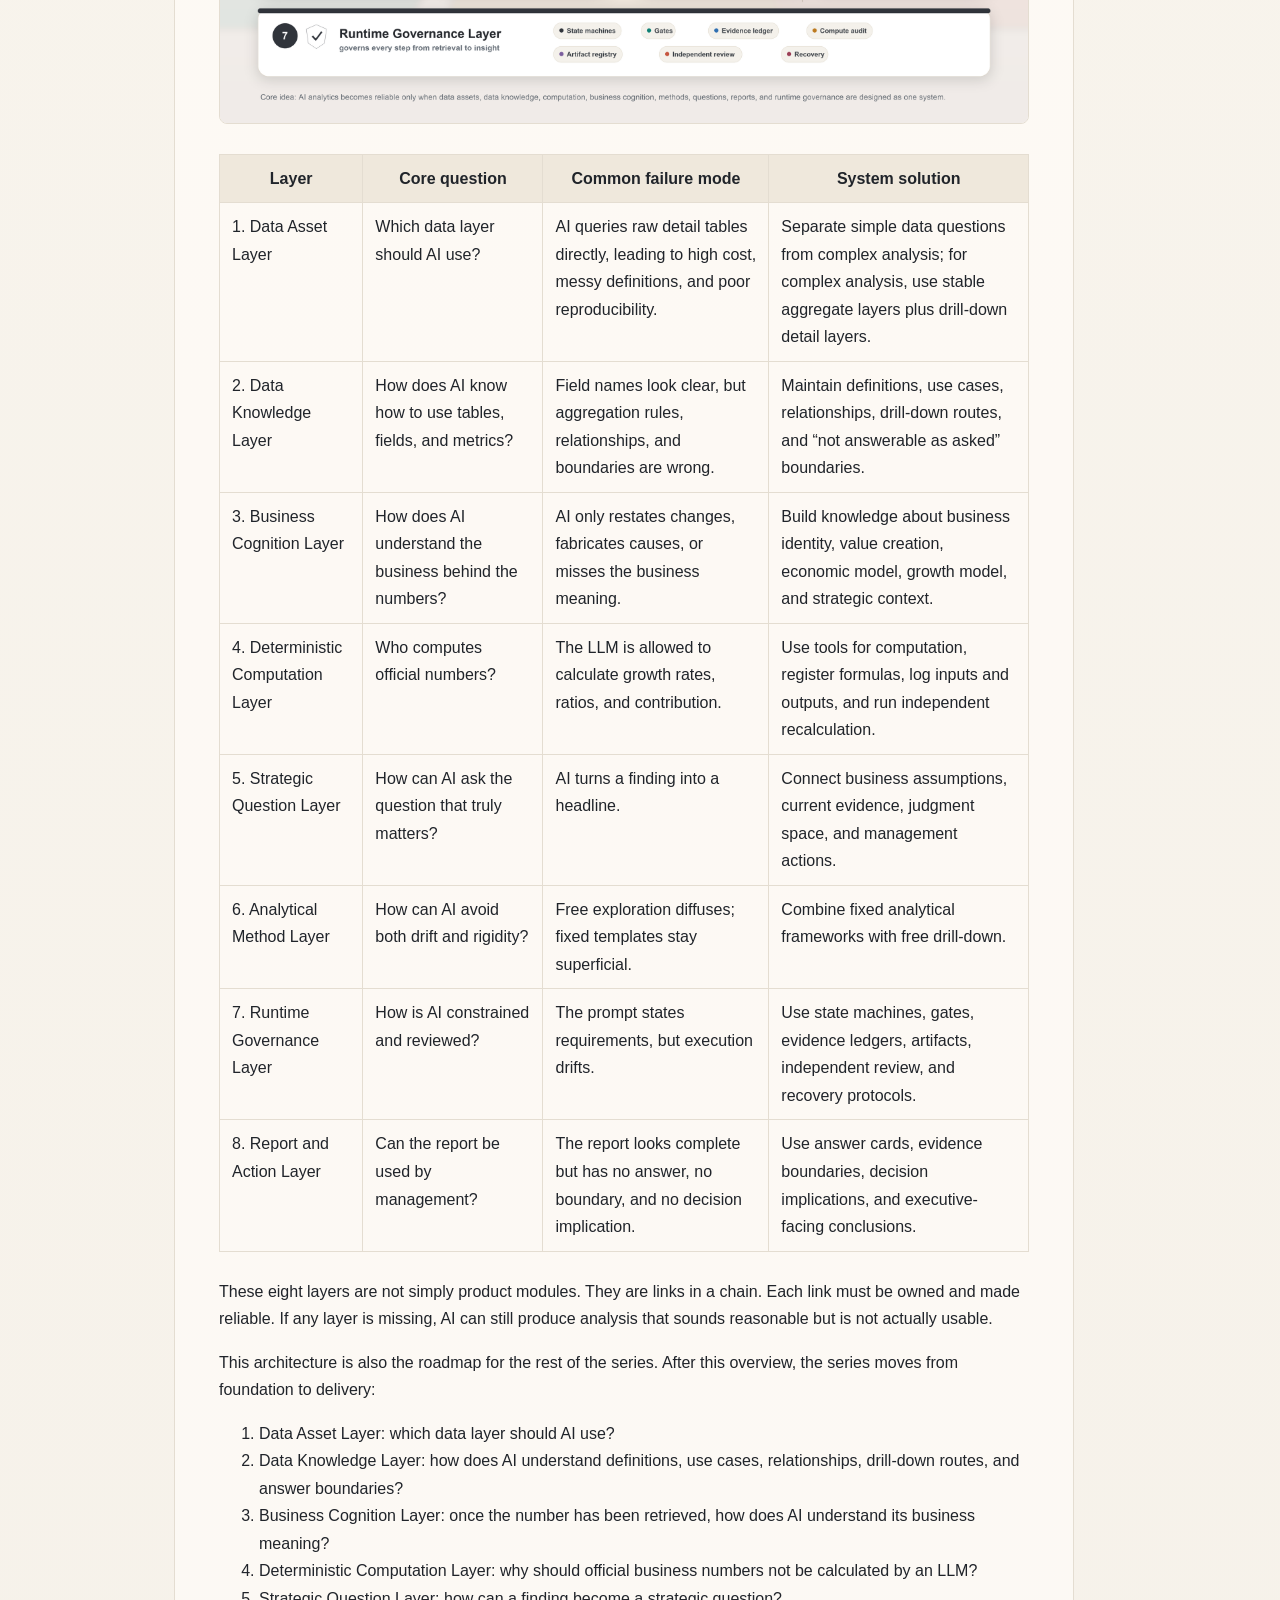
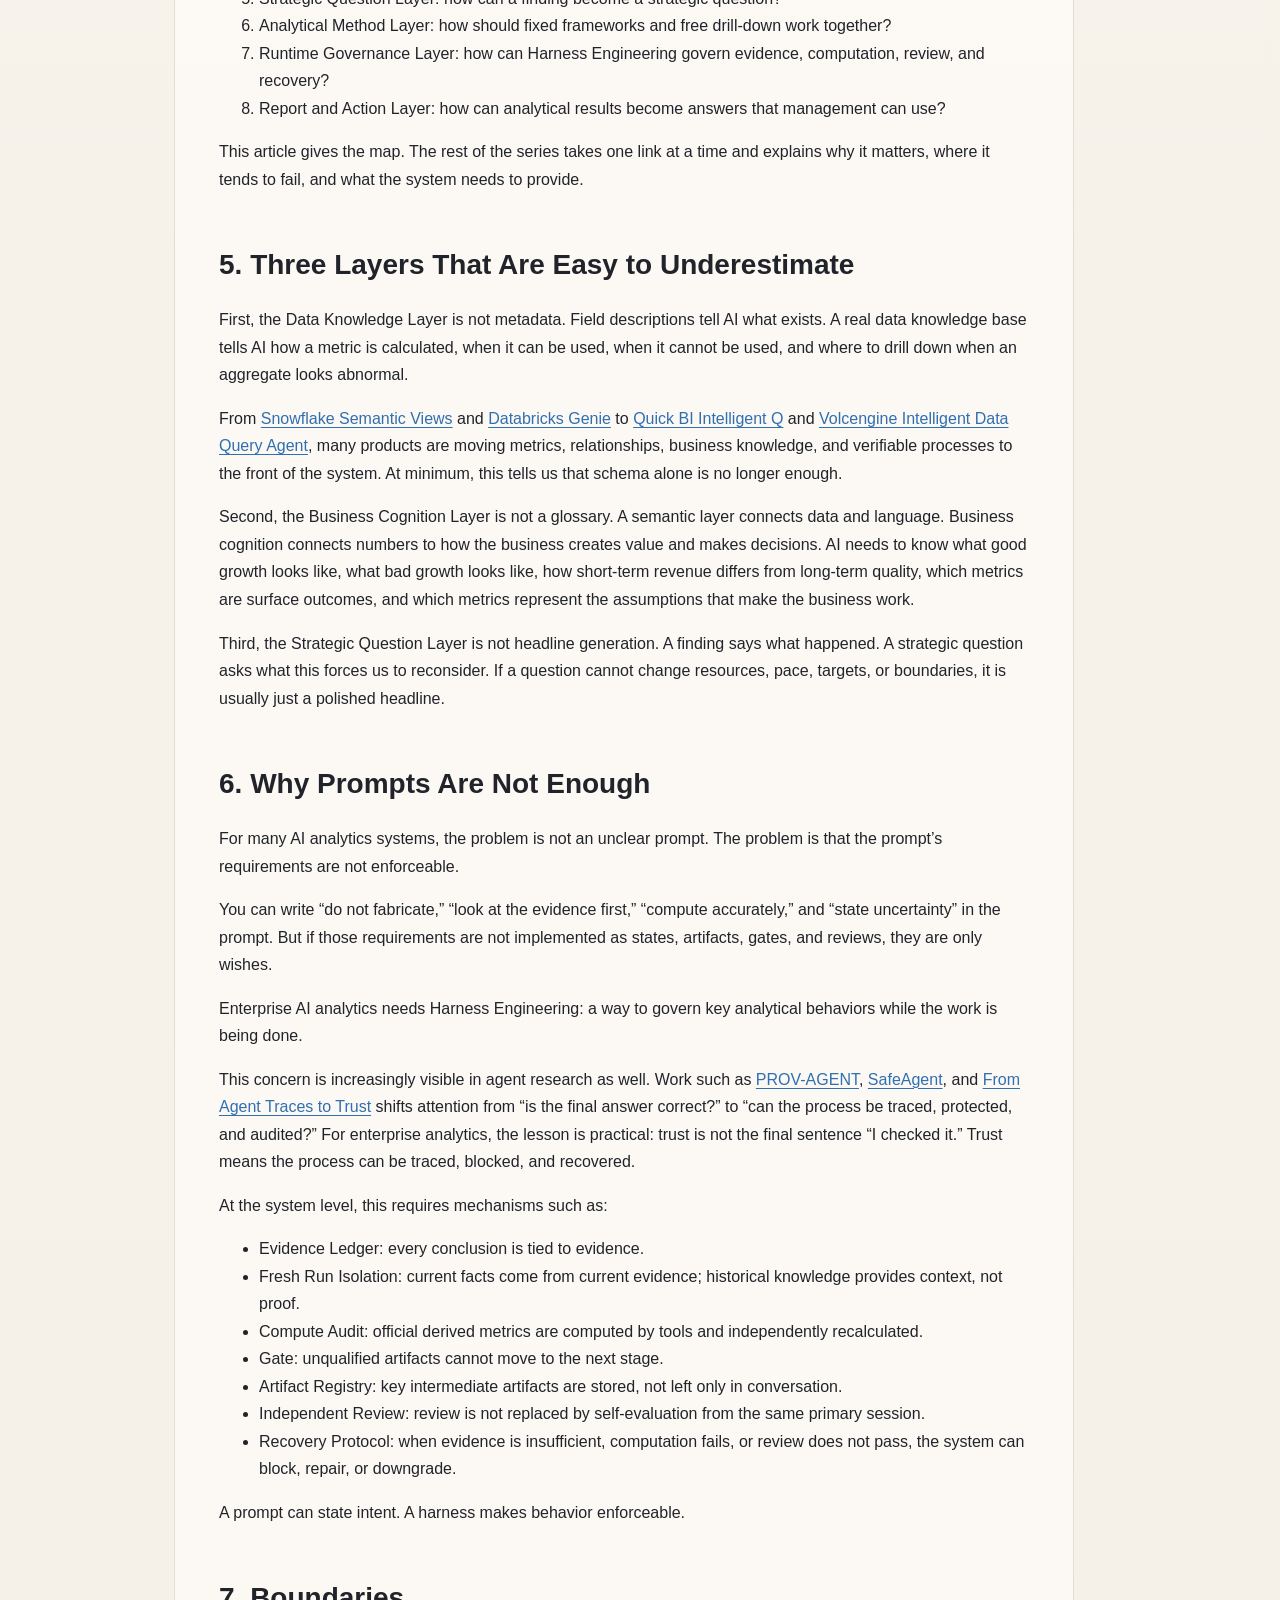
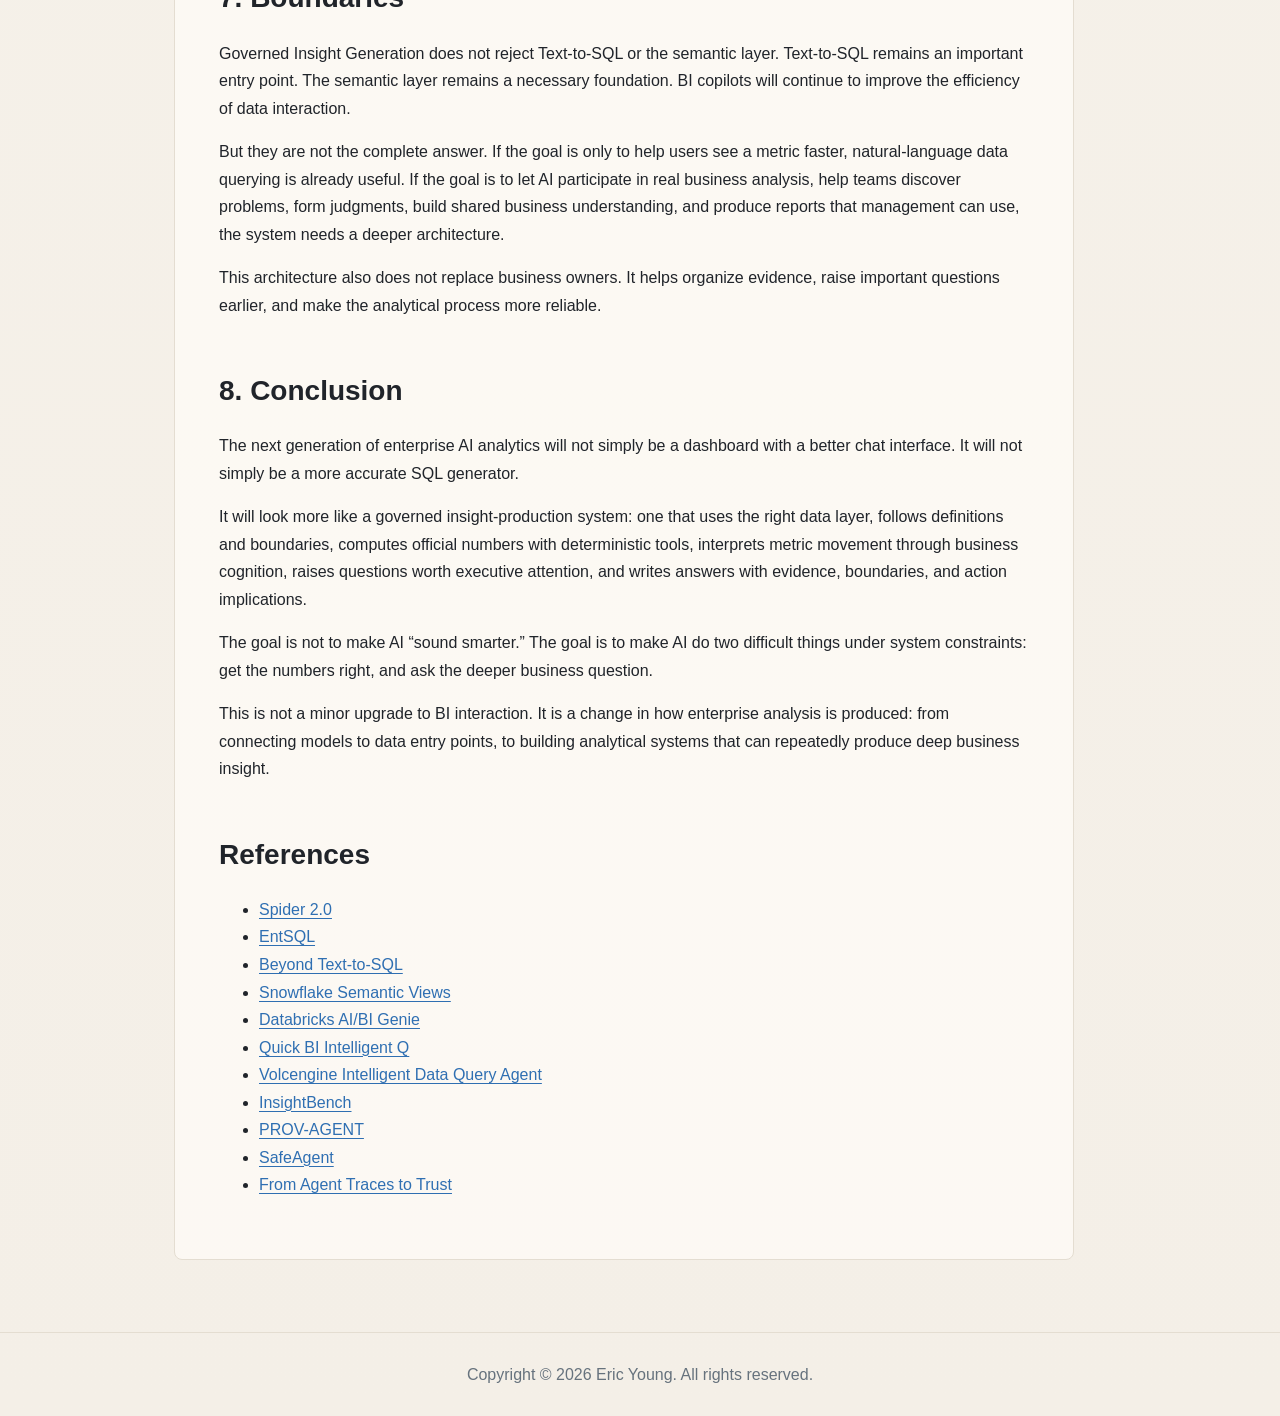
<file: en/p0-eight-layer-architecture.html>
<!doctype html>
<html lang="zh-CN">
<head>
  <meta charset="utf-8">
  <meta name="viewport" content="width=device-width, initial-scale=1">
  <title>Trustworthy Numbers, Deeper Business Questions</title>
  <meta name="description" content="Public articles on enterprise AI analytics, trustworthy data retrieval, and governed insight generation.">
  <link rel="stylesheet" href="../site.css">
</head>
<body>
  <header class="site-header">
    <div class="site-header-inner">
      <a class="brand" href="../">AI Data Insights Series</a>
      <nav class="nav" aria-label="Primary">
        <a href="../zh/p0-eight-layer-architecture.html">中文 P0</a>
        <a href="p0-eight-layer-architecture.html">English P0</a>
        <a href="https://github.com/Ericyoung-183/ai-data-insights-series/discussions/1">Discussion</a>
        <a href="https://github.com/Ericyoung-183/ai-data-insights-series">GitHub</a>
      </nav>
    </div>
  </header>
  <main class="page">
    <article class="prose">
<h1
id="trustworthy-numbers-deeper-business-questions-an-eight-layer-architecture-for-enterprise-ai-analysts">Trustworthy
Numbers, Deeper Business Questions: An Eight-Layer Architecture for
Enterprise AI Analysts</h1>
<blockquote>
<p>Get the numbers right. Ask the deeper business question.</p>
</blockquote>
<blockquote>
<p>Note: all examples in this article are synthetic. They do not refer
to any real business, metric, data table, or internal system.</p>
</blockquote>
<p>Author: Eric Young-ANT Group (<a
href="mailto:Ericyang.nna@gmail.com">Ericyang.nna@gmail.com</a>)</p>
<h2
id="1-not-just-text-to-sql-trustworthy-numbers-and-deeper-business-questions">1.
Not Just Text-to-SQL: Trustworthy Numbers and Deeper Business
Questions</h2>
<p>Over the past two years, many enterprise AI analytics efforts have
started with the same question: can a model turn a natural-language
question into the right SQL?</p>
<p>That question matters. But it is not the real center of the
problem.</p>
<p>Enterprise AI analytics is not simply Text-to-SQL. Nor is it a
dashboard with a chat box attached. The real task is to make AI operate
within a governed stack of data assets, data knowledge, deterministic
computation, and business cognition, so it can get the numbers right,
ask the deeper business question, and produce insights that genuinely
support management decisions.</p>
<p>This does not make Text-to-SQL unimportant. It is an important entry
point. It is just not the whole analytical capability.</p>
<p>Two requirements matter most: get the numbers right, and ask the
deeper question.</p>
<p>Getting the numbers right does not happen just because a model is
connected to a database. The system needs to know which data layer to
use, how each metric is defined, when two numbers can be compared, who
computes derived metrics, and which questions are not answerable as
asked and therefore need clarification, more evidence, or a narrower
answer.</p>
<p>Asking the deeper question is not the same as writing a longer
summary or a better-looking report. It means putting metric changes back
into the business context and asking: what does this force us to
reconsider?</p>
<p>Real enterprise analytics is not a straight line from “one question”
to “one SQL query” to “one chart.” It involves a chain of judgments.
Should the system use an aggregate table or a detail table? Can this
metric be compared across periods? Is the change a real improvement or a
structural shift? Which business assumption is being challenged by the
evidence? Should the company adjust resources, pace, targets, or
validation priorities?</p>
<p>Consider a synthetic example. The numbers below are indices and do
not refer to any real business data.</p>
<p>In a membership business, suppose the active-user index rises from
100 to 128. A weak AI analyst might write:</p>
<blockquote>
<p>Active users increased significantly this period, which shows that
the membership operation strategy is working. We recommend increasing
investment.</p>
</blockquote>
<p>The problem is not only that the conclusion is shallow. It treats an
aggregate activity metric as evidence of business quality, while
skipping value behavior, retention, and structural change.</p>
<p>Now suppose the high-value behavior index rises only from 100 to 103,
high-value behavior per user falls from 100 to 80, and next-period
retention falls from 100 to 91. The real question is no longer “did
active users grow?” It becomes:</p>
<blockquote>
<p>Is the current growth expanding the base of genuinely high-value
members, or is it using low-sustainability activity metrics to hide a
decline in growth quality?</p>
</blockquote>
<p>That is the central point of this article: get the numbers right, and
ask the deeper business question. The first keeps AI from building on
the wrong evidence. The second keeps AI from dressing up surface-level
movement as insight.</p>
<h2 id="2-why-this-is-a-system-problem">2. Why This Is a System
Problem</h2>
<p>The hard part of enterprise AI analytics is not one isolated model
capability. It is the handoff between steps.</p>
<p>First, the system must be clear about where the numbers come from and
why they are trustworthy. AI needs to know which data layer to use,
which definitions to follow, which indicators can be compared, and which
questions are not answerable as asked. Otherwise, the analysis can be
built on the wrong evidence from the very beginning.</p>
<p>Recent work such as <a href="https://arxiv.org/abs/2411.07763">Spider
2.0</a>, <a href="https://arxiv.org/abs/2606.03363">EntSQL</a>, and <a
href="https://arxiv.org/abs/2605.21027">Beyond Text-to-SQL</a> points in
the same direction: in real enterprise settings, models face not only
SQL syntax, but also metadata, business documents, internal rules,
multi-step interaction, and governed interfaces. For enterprises, the
takeaway is simple: letting a model write SQL covers only a narrow part
of the analytical chain.</p>
<p>Second, the system must understand what the numbers mean. AI should
not merely summarize metric changes. It needs to connect those changes
to business assumptions, possible explanations, and management actions.
Otherwise, it will wrap surface-level findings in the language of
insight.</p>
<p>Third, the process must be governed while it runs. Evidence,
computation, question generation, and report language all need
constraints and review. A long analytical workflow can drift even when
the initial prompt looks carefully written.</p>
<p>The next stage of competition, then, is not only “whose SQL
generation is more accurate.” It is “who can connect data retrieval,
business cognition, and runtime governance well enough to produce deep
business insights repeatedly.”</p>
<p>This overview makes three claims:</p>
<ol type="1">
<li>Enterprise AI analytics should not stop at Text-to-SQL. It should
move toward trustworthy data retrieval plus deep business insight.</li>
<li>To get there, data assets, data knowledge, deterministic
computation, business cognition, analytical methods, strategic
questions, report delivery, and runtime governance must be designed as
one system.</li>
<li>A useful enterprise AI analyst must get the numbers right, ask the
deeper question, and make key conclusions supported by evidence,
properly bounded, and usable in management discussions.</li>
</ol>
<h2 id="3-governed-insight-generation">3. Governed Insight
Generation</h2>
<p>I use the term Governed Insight Generation for this direction.</p>
<p>It is not a dashboard with a better chat interface. It is not a
stronger SQL generator. It is a way of producing enterprise analysis:
govern the data, definitions, computation, business cognition, and
evidence chain first, then let AI generate insight from that governed
chain.</p>
<p>New benchmarks are also beginning to evaluate multi-step insight
generation by business analytics agents, rather than only the
correctness of a single query. <a
href="https://proceedings.iclr.cc/paper_files/paper/2025/hash/0dfe31d6e703e138d46a7d2fced38b7c-Abstract-Conference.html">InsightBench</a>
is one example. But in enterprise practice, the questions become more
concrete: who guarantees that the data is trustworthy, who guarantees
that the computation is trustworthy, and what keeps the insight from
being fabricated?</p>
<p>This framing also comes from practice. In sanitized enterprise
analytics evaluations, we have repeatedly seen the same pattern: with
the same question and the same model, output quality changes sharply
depending on the data layer, data knowledge, business cognition, and
analytical workflow.</p>
<p>Give the model only raw detail tables, and it gets dragged into
definitions, joins, and computation. Give it only aggregate metrics, and
it struggles to explain anomalies. Remove business cognition, and it
mistakes metric movement for business judgment. Remove runtime
governance, and it may draw conclusions without evidence or calculate
official metrics inside the prose. The output becomes usable in
management settings only when stable metrics, drill-down details, data
knowledge, deterministic computation, business cognition, and runtime
review work together.</p>
<p>The difference from common AI analytics patterns is this:</p>
<table>
<thead>
<tr>
<th>Form</th>
<th>Core capability</th>
<th>Value</th>
<th>Limitation</th>
</tr>
</thead>
<tbody>
<tr>
<td>Text-to-SQL</td>
<td>Natural language to query</td>
<td>Lowers the barrier to asking data questions</td>
<td>Does not handle business judgment, question generation, or report
governance</td>
</tr>
<tr>
<td>Conversational BI</td>
<td>Conversational chart exploration and follow-up questions</td>
<td>Improves dashboard interaction</td>
<td>Does not by itself organize evidence or form management-level
questions</td>
</tr>
<tr>
<td>Semantic Layer Copilot</td>
<td>Maps metrics, dimensions, and relationships</td>
<td>Reduces schema misuse and metric-definition errors</td>
<td>Still does not provide business cognition or strategic judgment</td>
</tr>
<tr>
<td>Governed Insight Generation</td>
<td>Governed insight-production chain</td>
<td>Trustworthy data retrieval + deep business insight</td>
<td>Cannot replace decisions made by business owners or skip evidence
review</td>
</tr>
</tbody>
</table>
<p>In short: Text-to-SQL solves “from language to query.” The semantic
layer solves “from query to correct definitions.” Governed Insight
Generation solves “from evidence to a business judgment managers can act
on.”</p>
<h2 id="4-the-eight-layer-architecture">4. The Eight-Layer
Architecture</h2>
<p>To make this possible, enterprises need at least eight layers of
capability.</p>
<p><img src="../assets/p0_eight_layer_architecture_en.png"
alt="Eight-layer architecture for trustworthy data retrieval and deep business insight" /></p>
<table>
<thead>
<tr>
<th>Layer</th>
<th>Core question</th>
<th>Common failure mode</th>
<th>System solution</th>
</tr>
</thead>
<tbody>
<tr>
<td>1. Data Asset Layer</td>
<td>Which data layer should AI use?</td>
<td>AI queries raw detail tables directly, leading to high cost, messy
definitions, and poor reproducibility.</td>
<td>Separate simple data questions from complex analysis; for complex
analysis, use stable aggregate layers plus drill-down detail
layers.</td>
</tr>
<tr>
<td>2. Data Knowledge Layer</td>
<td>How does AI know how to use tables, fields, and metrics?</td>
<td>Field names look clear, but aggregation rules, relationships, and
boundaries are wrong.</td>
<td>Maintain definitions, use cases, relationships, drill-down routes,
and “not answerable as asked” boundaries.</td>
</tr>
<tr>
<td>3. Business Cognition Layer</td>
<td>How does AI understand the business behind the numbers?</td>
<td>AI only restates changes, fabricates causes, or misses the business
meaning.</td>
<td>Build knowledge about business identity, value creation, economic
model, growth model, and strategic context.</td>
</tr>
<tr>
<td>4. Deterministic Computation Layer</td>
<td>Who computes official numbers?</td>
<td>The LLM is allowed to calculate growth rates, ratios, and
contribution.</td>
<td>Use tools for computation, register formulas, log inputs and
outputs, and run independent recalculation.</td>
</tr>
<tr>
<td>5. Strategic Question Layer</td>
<td>How can AI ask the question that truly matters?</td>
<td>AI turns a finding into a headline.</td>
<td>Connect business assumptions, current evidence, judgment space, and
management actions.</td>
</tr>
<tr>
<td>6. Analytical Method Layer</td>
<td>How can AI avoid both drift and rigidity?</td>
<td>Free exploration diffuses; fixed templates stay superficial.</td>
<td>Combine fixed analytical frameworks with free drill-down.</td>
</tr>
<tr>
<td>7. Runtime Governance Layer</td>
<td>How is AI constrained and reviewed?</td>
<td>The prompt states requirements, but execution drifts.</td>
<td>Use state machines, gates, evidence ledgers, artifacts, independent
review, and recovery protocols.</td>
</tr>
<tr>
<td>8. Report and Action Layer</td>
<td>Can the report be used by management?</td>
<td>The report looks complete but has no answer, no boundary, and no
decision implication.</td>
<td>Use answer cards, evidence boundaries, decision implications, and
executive-facing conclusions.</td>
</tr>
</tbody>
</table>
<p>These eight layers are not simply product modules. They are links in
a chain. Each link must be owned and made reliable. If any layer is
missing, AI can still produce analysis that sounds reasonable but is not
actually usable.</p>
<p>This architecture is also the roadmap for the rest of the series.
After this overview, the series moves from foundation to delivery:</p>
<ol type="1">
<li>Data Asset Layer: which data layer should AI use?</li>
<li>Data Knowledge Layer: how does AI understand definitions, use cases,
relationships, drill-down routes, and answer boundaries?</li>
<li>Business Cognition Layer: once the number has been retrieved, how
does AI understand its business meaning?</li>
<li>Deterministic Computation Layer: why should official business
numbers not be calculated by an LLM?</li>
<li>Strategic Question Layer: how can a finding become a strategic
question?</li>
<li>Analytical Method Layer: how should fixed frameworks and free
drill-down work together?</li>
<li>Runtime Governance Layer: how can Harness Engineering govern
evidence, computation, review, and recovery?</li>
<li>Report and Action Layer: how can analytical results become answers
that management can use?</li>
</ol>
<p>This article gives the map. The rest of the series takes one link at
a time and explains why it matters, where it tends to fail, and what the
system needs to provide.</p>
<h2 id="5-three-layers-that-are-easy-to-underestimate">5. Three Layers
That Are Easy to Underestimate</h2>
<p>First, the Data Knowledge Layer is not metadata. Field descriptions
tell AI what exists. A real data knowledge base tells AI how a metric is
calculated, when it can be used, when it cannot be used, and where to
drill down when an aggregate looks abnormal.</p>
<p>From <a
href="https://docs.snowflake.com/en/user-guide/views-semantic/overview">Snowflake
Semantic Views</a> and <a
href="https://docs.databricks.com/aws/en/genie">Databricks Genie</a> to
<a
href="https://help.aliyun.com/zh/quick-bi/product-overview/intelligentq">Quick
BI Intelligent Q</a> and <a
href="https://www.volcengine.com/docs/86760/1874851?lang=zh">Volcengine
Intelligent Data Query Agent</a>, many products are moving metrics,
relationships, business knowledge, and verifiable processes to the front
of the system. At minimum, this tells us that schema alone is no longer
enough.</p>
<p>Second, the Business Cognition Layer is not a glossary. A semantic
layer connects data and language. Business cognition connects numbers to
how the business creates value and makes decisions. AI needs to know
what good growth looks like, what bad growth looks like, how short-term
revenue differs from long-term quality, which metrics are surface
outcomes, and which metrics represent the assumptions that make the
business work.</p>
<p>Third, the Strategic Question Layer is not headline generation. A
finding says what happened. A strategic question asks what this forces
us to reconsider. If a question cannot change resources, pace, targets,
or boundaries, it is usually just a polished headline.</p>
<h2 id="6-why-prompts-are-not-enough">6. Why Prompts Are Not Enough</h2>
<p>For many AI analytics systems, the problem is not an unclear prompt.
The problem is that the prompt’s requirements are not enforceable.</p>
<p>You can write “do not fabricate,” “look at the evidence first,”
“compute accurately,” and “state uncertainty” in the prompt. But if
those requirements are not implemented as states, artifacts, gates, and
reviews, they are only wishes.</p>
<p>Enterprise AI analytics needs Harness Engineering: a way to govern
key analytical behaviors while the work is being done.</p>
<p>This concern is increasingly visible in agent research as well. Work
such as <a href="https://arxiv.org/abs/2508.02866">PROV-AGENT</a>, <a
href="https://arxiv.org/abs/2604.17562">SafeAgent</a>, and <a
href="https://arxiv.org/abs/2606.04990">From Agent Traces to Trust</a>
shifts attention from “is the final answer correct?” to “can the process
be traced, protected, and audited?” For enterprise analytics, the lesson
is practical: trust is not the final sentence “I checked it.” Trust
means the process can be traced, blocked, and recovered.</p>
<p>At the system level, this requires mechanisms such as:</p>
<ul>
<li>Evidence Ledger: every conclusion is tied to evidence.</li>
<li>Fresh Run Isolation: current facts come from current evidence;
historical knowledge provides context, not proof.</li>
<li>Compute Audit: official derived metrics are computed by tools and
independently recalculated.</li>
<li>Gate: unqualified artifacts cannot move to the next stage.</li>
<li>Artifact Registry: key intermediate artifacts are stored, not left
only in conversation.</li>
<li>Independent Review: review is not replaced by self-evaluation from
the same primary session.</li>
<li>Recovery Protocol: when evidence is insufficient, computation fails,
or review does not pass, the system can block, repair, or
downgrade.</li>
</ul>
<p>A prompt can state intent. A harness makes behavior enforceable.</p>
<h2 id="7-boundaries">7. Boundaries</h2>
<p>Governed Insight Generation does not reject Text-to-SQL or the
semantic layer. Text-to-SQL remains an important entry point. The
semantic layer remains a necessary foundation. BI copilots will continue
to improve the efficiency of data interaction.</p>
<p>But they are not the complete answer. If the goal is only to help
users see a metric faster, natural-language data querying is already
useful. If the goal is to let AI participate in real business analysis,
help teams discover problems, form judgments, build shared business
understanding, and produce reports that management can use, the system
needs a deeper architecture.</p>
<p>This architecture also does not replace business owners. It helps
organize evidence, raise important questions earlier, and make the
analytical process more reliable.</p>
<h2 id="8-conclusion">8. Conclusion</h2>
<p>The next generation of enterprise AI analytics will not simply be a
dashboard with a better chat interface. It will not simply be a more
accurate SQL generator.</p>
<p>It will look more like a governed insight-production system: one that
uses the right data layer, follows definitions and boundaries, computes
official numbers with deterministic tools, interprets metric movement
through business cognition, raises questions worth executive attention,
and writes answers with evidence, boundaries, and action
implications.</p>
<p>The goal is not to make AI “sound smarter.” The goal is to make AI do
two difficult things under system constraints: get the numbers right,
and ask the deeper business question.</p>
<p>This is not a minor upgrade to BI interaction. It is a change in how
enterprise analysis is produced: from connecting models to data entry
points, to building analytical systems that can repeatedly produce deep
business insight.</p>
<h2 id="references">References</h2>
<ul>
<li><a href="https://arxiv.org/abs/2411.07763">Spider 2.0</a></li>
<li><a href="https://arxiv.org/abs/2606.03363">EntSQL</a></li>
<li><a href="https://arxiv.org/abs/2605.21027">Beyond
Text-to-SQL</a></li>
<li><a
href="https://docs.snowflake.com/en/user-guide/views-semantic/overview">Snowflake
Semantic Views</a></li>
<li><a href="https://docs.databricks.com/aws/en/genie">Databricks AI/BI
Genie</a></li>
<li><a
href="https://help.aliyun.com/zh/quick-bi/product-overview/intelligentq">Quick
BI Intelligent Q</a></li>
<li><a
href="https://www.volcengine.com/docs/86760/1874851?lang=zh">Volcengine
Intelligent Data Query Agent</a></li>
<li><a
href="https://proceedings.iclr.cc/paper_files/paper/2025/hash/0dfe31d6e703e138d46a7d2fced38b7c-Abstract-Conference.html">InsightBench</a></li>
<li><a href="https://arxiv.org/abs/2508.02866">PROV-AGENT</a></li>
<li><a href="https://arxiv.org/abs/2604.17562">SafeAgent</a></li>
<li><a href="https://arxiv.org/abs/2606.04990">From Agent Traces to
Trust</a></li>
</ul>

    </article>
  </main>

  <footer class="site-footer">
    Copyright © 2026 Eric Young. All rights reserved.
  </footer>
</body>
</html>
</file>
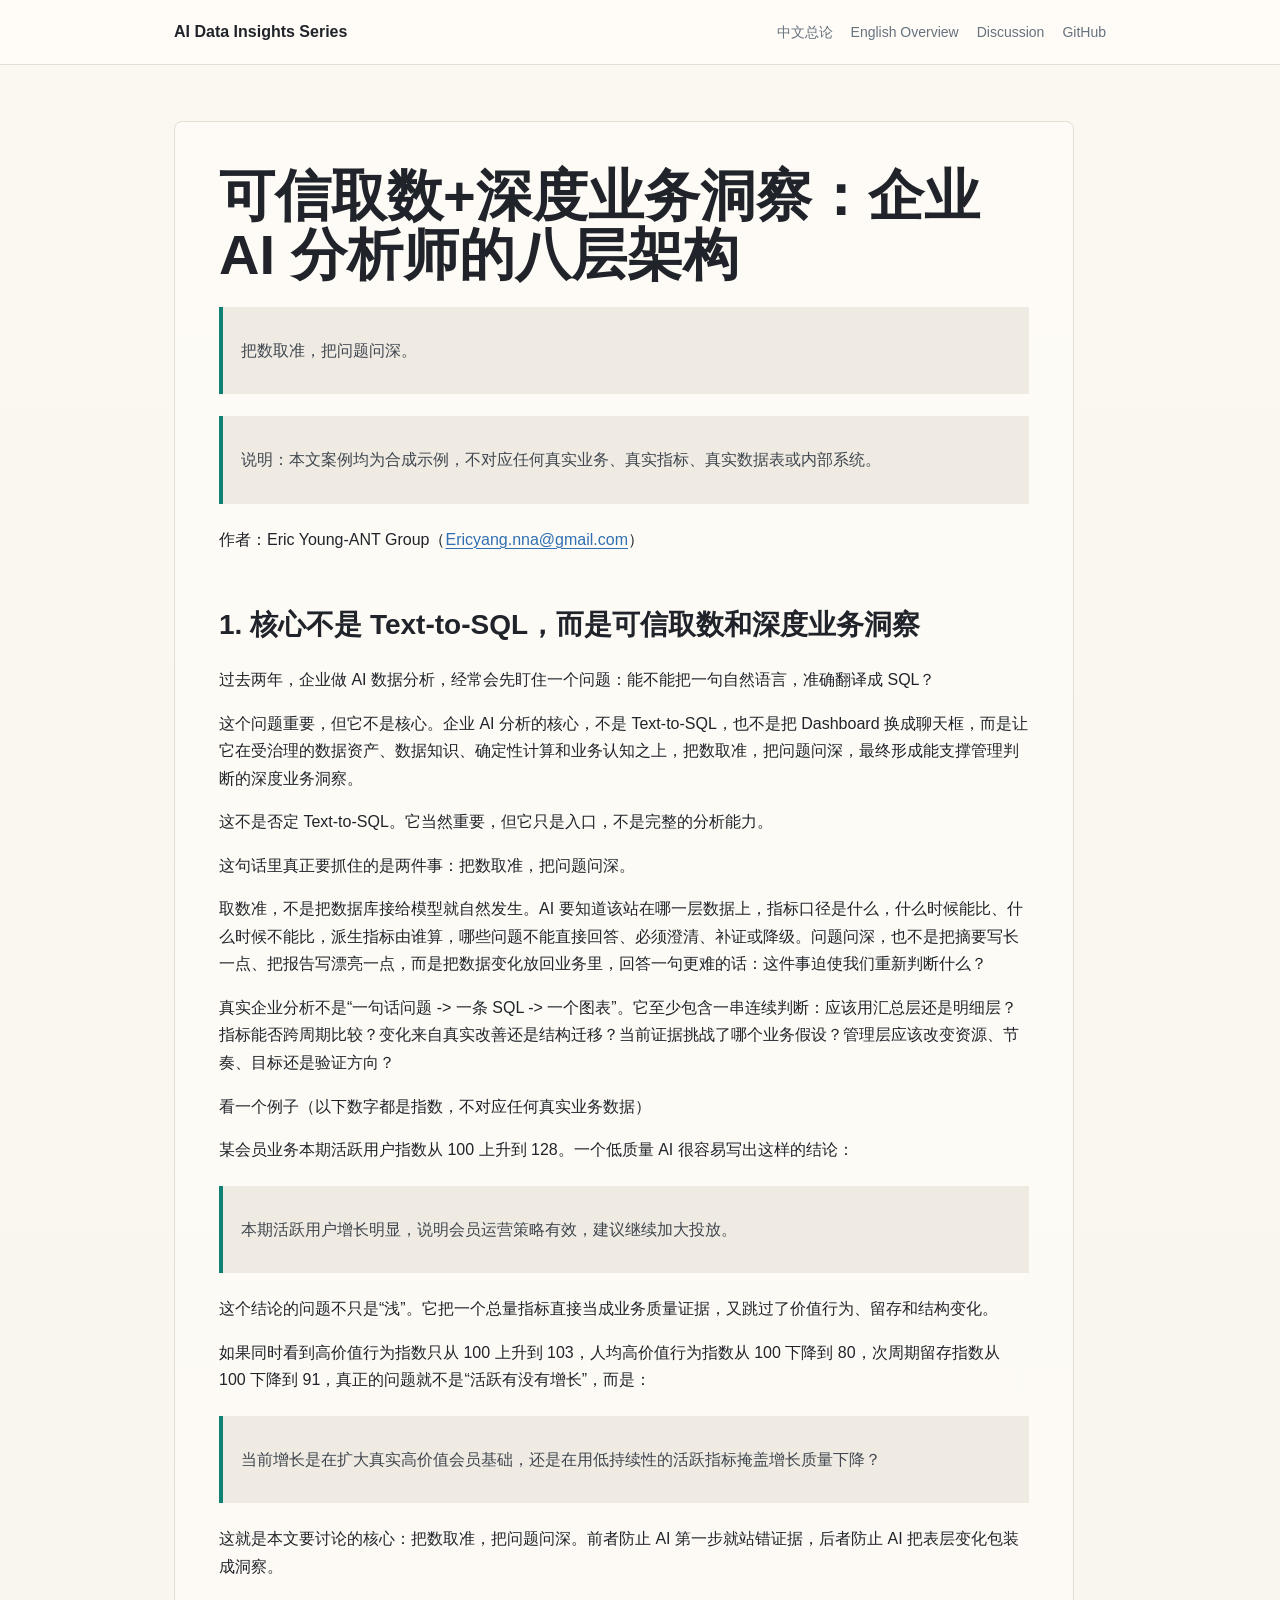
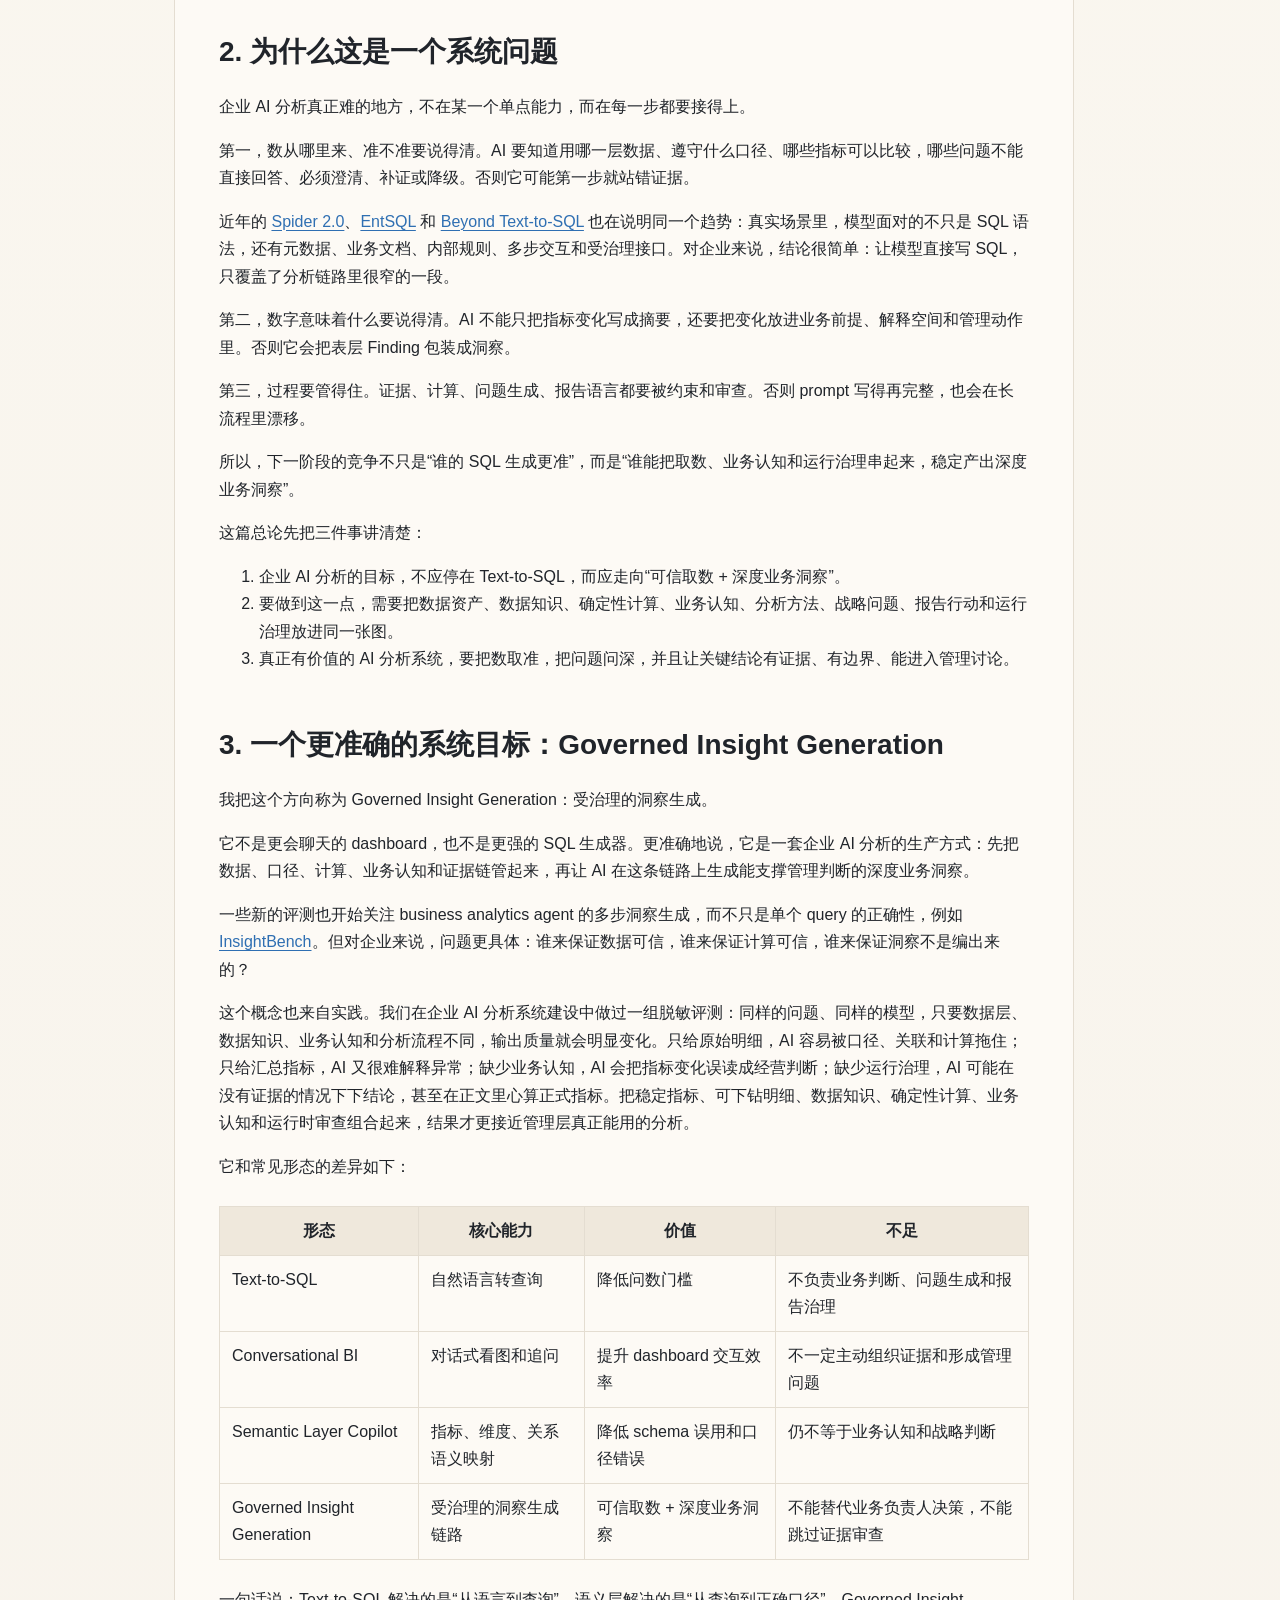
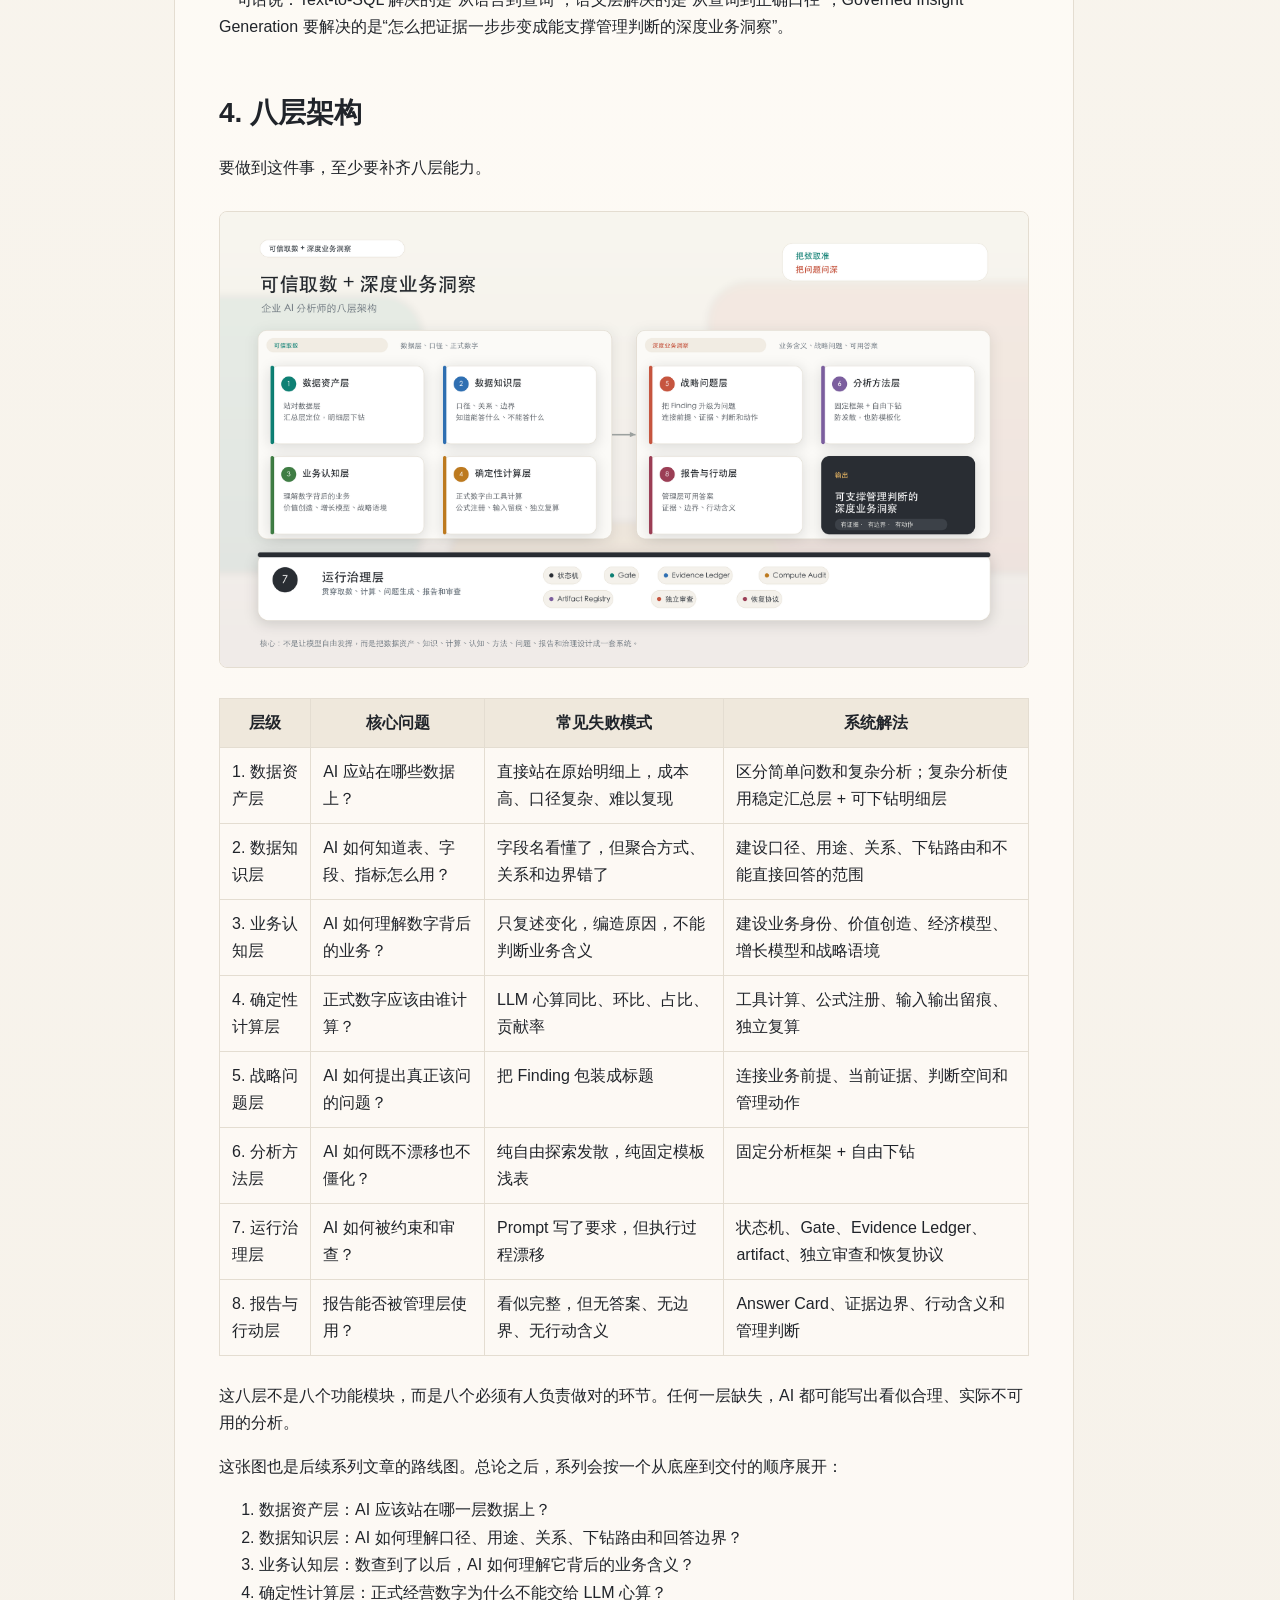
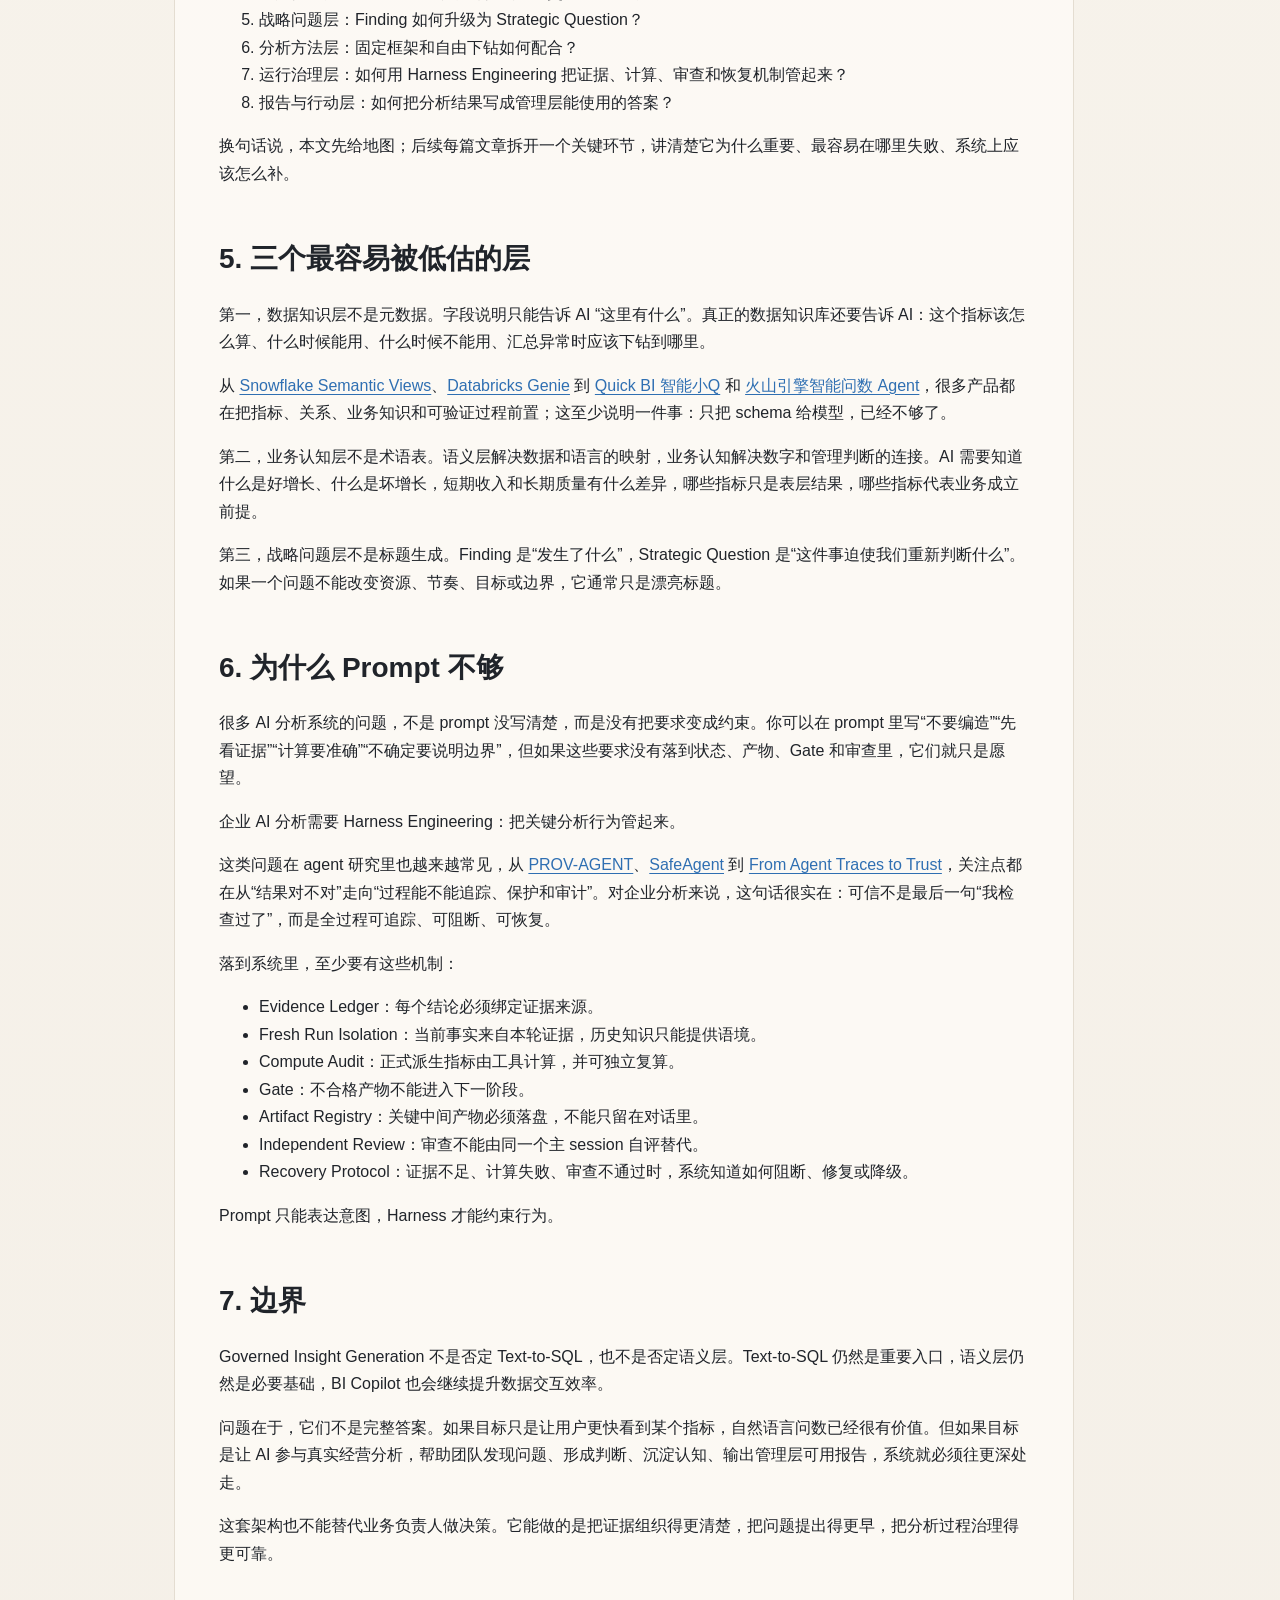
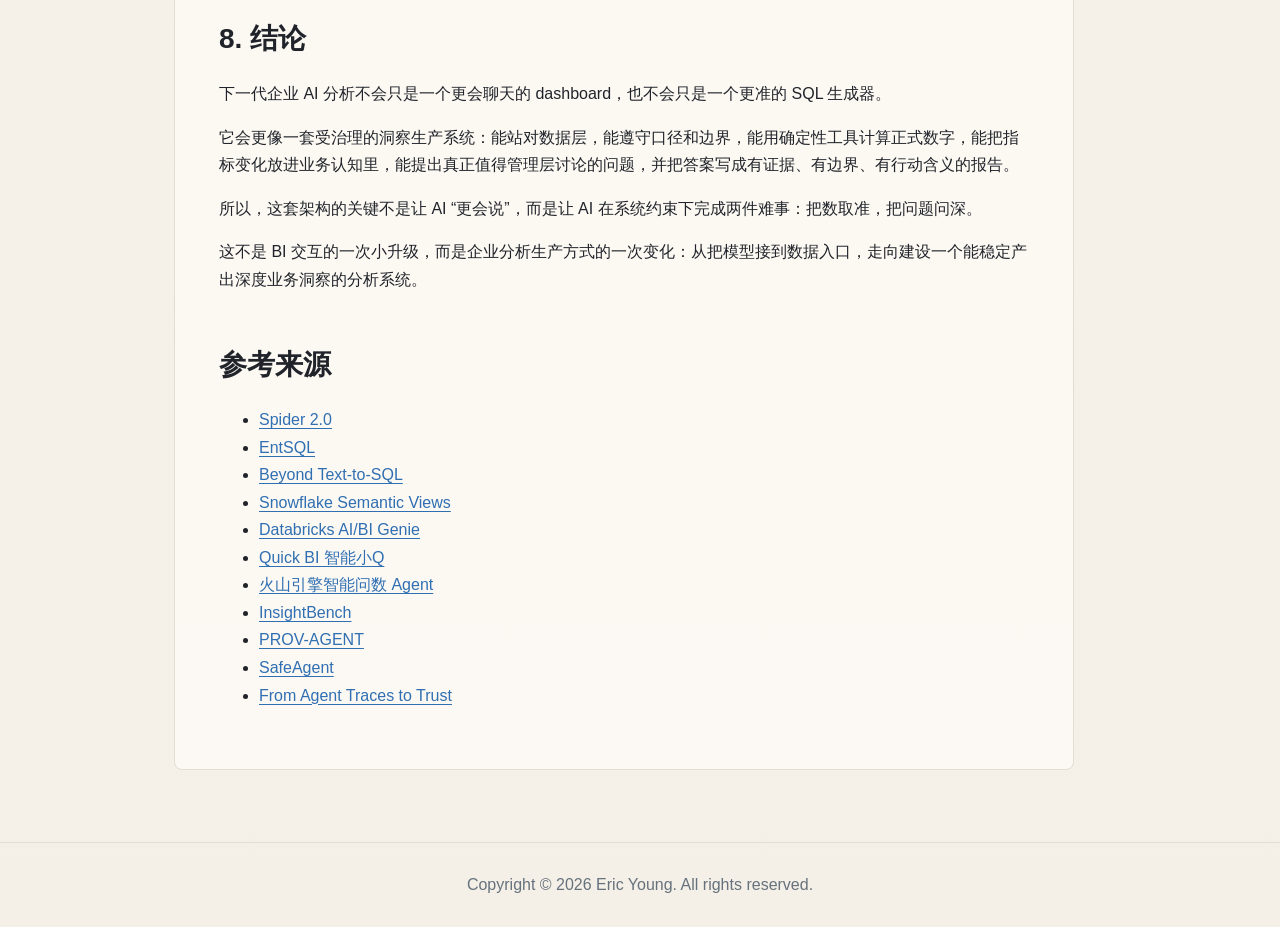
<file: zh/eight-layer-architecture.html>
<!doctype html>
<html lang="zh-CN">
<head>
  <meta charset="utf-8">
  <meta name="viewport" content="width=device-width, initial-scale=1">
  <title>可信取数+深度业务洞察：企业 AI 分析师的八层架构</title>
  <meta name="description" content="Public articles on enterprise AI analytics, trustworthy data retrieval, and governed insight generation.">
  <link rel="stylesheet" href="../site.css">
</head>
<body>
  <header class="site-header">
    <div class="site-header-inner">
      <a class="brand" href="../">AI Data Insights Series</a>
      <nav class="nav" aria-label="Primary">
        <a href="eight-layer-architecture.html">中文总论</a>
        <a href="../en/eight-layer-architecture.html">English Overview</a>
        <a href="https://github.com/Ericyoung-183/ai-data-insights-series/discussions/1">Discussion</a>
        <a href="https://github.com/Ericyoung-183/ai-data-insights-series">GitHub</a>
      </nav>
    </div>
  </header>
  <main class="page">
    <article class="prose">
<h1
id="可信取数深度业务洞察企业-ai-分析师的八层架构">可信取数+深度业务洞察：企业
AI 分析师的八层架构</h1>
<blockquote>
<p>把数取准，把问题问深。</p>
</blockquote>
<blockquote>
<p>说明：本文案例均为合成示例，不对应任何真实业务、真实指标、真实数据表或内部系统。</p>
</blockquote>
<p>作者：Eric Young-ANT Group（<a
href="mailto:Ericyang.nna@gmail.com">Ericyang.nna@gmail.com</a>）</p>
<h2 id="1-核心不是-text-to-sql而是可信取数和深度业务洞察">1. 核心不是
Text-to-SQL，而是可信取数和深度业务洞察</h2>
<p>过去两年，企业做 AI
数据分析，经常会先盯住一个问题：能不能把一句自然语言，准确翻译成
SQL？</p>
<p>这个问题重要，但它不是核心。企业 AI 分析的核心，不是
Text-to-SQL，也不是把 Dashboard
换成聊天框，而是让它在受治理的数据资产、数据知识、确定性计算和业务认知之上，把数取准，把问题问深，最终形成能支撑管理判断的深度业务洞察。</p>
<p>这不是否定
Text-to-SQL。它当然重要，但它只是入口，不是完整的分析能力。</p>
<p>这句话里真正要抓住的是两件事：把数取准，把问题问深。</p>
<p>取数准，不是把数据库接给模型就自然发生。AI
要知道该站在哪一层数据上，指标口径是什么，什么时候能比、什么时候不能比，派生指标由谁算，哪些问题不能直接回答、必须澄清、补证或降级。问题问深，也不是把摘要写长一点、把报告写漂亮一点，而是把数据变化放回业务里，回答一句更难的话：这件事迫使我们重新判断什么？</p>
<p>真实企业分析不是“一句话问题 -&gt; 一条 SQL -&gt;
一个图表”。它至少包含一串连续判断：应该用汇总层还是明细层？指标能否跨周期比较？变化来自真实改善还是结构迁移？当前证据挑战了哪个业务假设？管理层应该改变资源、节奏、目标还是验证方向？</p>
<p>看一个例子（以下数字都是指数，不对应任何真实业务数据）</p>
<p>某会员业务本期活跃用户指数从 100 上升到 128。一个低质量 AI
很容易写出这样的结论：</p>
<blockquote>
<p>本期活跃用户增长明显，说明会员运营策略有效，建议继续加大投放。</p>
</blockquote>
<p>这个结论的问题不只是“浅”。它把一个总量指标直接当成业务质量证据，又跳过了价值行为、留存和结构变化。</p>
<p>如果同时看到高价值行为指数只从 100 上升到 103，人均高价值行为指数从
100 下降到 80，次周期留存指数从 100 下降到
91，真正的问题就不是“活跃有没有增长”，而是：</p>
<blockquote>
<p>当前增长是在扩大真实高价值会员基础，还是在用低持续性的活跃指标掩盖增长质量下降？</p>
</blockquote>
<p>这就是本文要讨论的核心：把数取准，把问题问深。前者防止 AI
第一步就站错证据，后者防止 AI 把表层变化包装成洞察。</p>
<h2 id="2-为什么这是一个系统问题">2. 为什么这是一个系统问题</h2>
<p>企业 AI
分析真正难的地方，不在某一个单点能力，而在每一步都要接得上。</p>
<p>第一，数从哪里来、准不准要说得清。AI
要知道用哪一层数据、遵守什么口径、哪些指标可以比较，哪些问题不能直接回答、必须澄清、补证或降级。否则它可能第一步就站错证据。</p>
<p>近年的 <a href="https://arxiv.org/abs/2411.07763">Spider 2.0</a>、<a
href="https://arxiv.org/abs/2606.03363">EntSQL</a> 和 <a
href="https://arxiv.org/abs/2605.21027">Beyond Text-to-SQL</a>
也在说明同一个趋势：真实场景里，模型面对的不只是 SQL
语法，还有元数据、业务文档、内部规则、多步交互和受治理接口。对企业来说，结论很简单：让模型直接写
SQL，只覆盖了分析链路里很窄的一段。</p>
<p>第二，数字意味着什么要说得清。AI
不能只把指标变化写成摘要，还要把变化放进业务前提、解释空间和管理动作里。否则它会把表层
Finding 包装成洞察。</p>
<p>第三，过程要管得住。证据、计算、问题生成、报告语言都要被约束和审查。否则
prompt 写得再完整，也会在长流程里漂移。</p>
<p>所以，下一阶段的竞争不只是“谁的 SQL
生成更准”，而是“谁能把取数、业务认知和运行治理串起来，稳定产出深度业务洞察”。</p>
<p>这篇总论先把三件事讲清楚：</p>
<ol type="1">
<li>企业 AI 分析的目标，不应停在 Text-to-SQL，而应走向“可信取数 +
深度业务洞察”。</li>
<li>要做到这一点，需要把数据资产、数据知识、确定性计算、业务认知、分析方法、战略问题、报告行动和运行治理放进同一张图。</li>
<li>真正有价值的 AI
分析系统，要把数取准，把问题问深，并且让关键结论有证据、有边界、能进入管理讨论。</li>
</ol>
<h2 id="3-一个更准确的系统目标governed-insight-generation">3.
一个更准确的系统目标：Governed Insight Generation</h2>
<p>我把这个方向称为 Governed Insight Generation：受治理的洞察生成。</p>
<p>它不是更会聊天的 dashboard，也不是更强的 SQL
生成器。更准确地说，它是一套企业 AI
分析的生产方式：先把数据、口径、计算、业务认知和证据链管起来，再让 AI
在这条链路上生成能支撑管理判断的深度业务洞察。</p>
<p>一些新的评测也开始关注 business analytics agent
的多步洞察生成，而不只是单个 query 的正确性，例如 <a
href="https://proceedings.iclr.cc/paper_files/paper/2025/hash/0dfe31d6e703e138d46a7d2fced38b7c-Abstract-Conference.html">InsightBench</a>。但对企业来说，问题更具体：谁来保证数据可信，谁来保证计算可信，谁来保证洞察不是编出来的？</p>
<p>这个概念也来自实践。我们在企业 AI
分析系统建设中做过一组脱敏评测：同样的问题、同样的模型，只要数据层、数据知识、业务认知和分析流程不同，输出质量就会明显变化。只给原始明细，AI
容易被口径、关联和计算拖住；只给汇总指标，AI
又很难解释异常；缺少业务认知，AI
会把指标变化误读成经营判断；缺少运行治理，AI
可能在没有证据的情况下下结论，甚至在正文里心算正式指标。把稳定指标、可下钻明细、数据知识、确定性计算、业务认知和运行时审查组合起来，结果才更接近管理层真正能用的分析。</p>
<p>它和常见形态的差异如下：</p>
<table>
<thead>
<tr>
<th>形态</th>
<th>核心能力</th>
<th>价值</th>
<th>不足</th>
</tr>
</thead>
<tbody>
<tr>
<td>Text-to-SQL</td>
<td>自然语言转查询</td>
<td>降低问数门槛</td>
<td>不负责业务判断、问题生成和报告治理</td>
</tr>
<tr>
<td>Conversational BI</td>
<td>对话式看图和追问</td>
<td>提升 dashboard 交互效率</td>
<td>不一定主动组织证据和形成管理问题</td>
</tr>
<tr>
<td>Semantic Layer Copilot</td>
<td>指标、维度、关系语义映射</td>
<td>降低 schema 误用和口径错误</td>
<td>仍不等于业务认知和战略判断</td>
</tr>
<tr>
<td>Governed Insight Generation</td>
<td>受治理的洞察生成链路</td>
<td>可信取数 + 深度业务洞察</td>
<td>不能替代业务负责人决策，不能跳过证据审查</td>
</tr>
</tbody>
</table>
<p>一句话说：Text-to-SQL
解决的是“从语言到查询”，语义层解决的是“从查询到正确口径”，Governed
Insight Generation
要解决的是“怎么把证据一步步变成能支撑管理判断的深度业务洞察”。</p>
<h2 id="4-八层架构">4. 八层架构</h2>
<p>要做到这件事，至少要补齐八层能力。</p>
<p><img src="../assets/eight_layer_architecture_cn.png"
alt="可信取数+深度业务洞察八层架构" /></p>
<table>
<thead>
<tr>
<th>层级</th>
<th>核心问题</th>
<th>常见失败模式</th>
<th>系统解法</th>
</tr>
</thead>
<tbody>
<tr>
<td>1. 数据资产层</td>
<td>AI 应站在哪些数据上？</td>
<td>直接站在原始明细上，成本高、口径复杂、难以复现</td>
<td>区分简单问数和复杂分析；复杂分析使用稳定汇总层 + 可下钻明细层</td>
</tr>
<tr>
<td>2. 数据知识层</td>
<td>AI 如何知道表、字段、指标怎么用？</td>
<td>字段名看懂了，但聚合方式、关系和边界错了</td>
<td>建设口径、用途、关系、下钻路由和不能直接回答的范围</td>
</tr>
<tr>
<td>3. 业务认知层</td>
<td>AI 如何理解数字背后的业务？</td>
<td>只复述变化，编造原因，不能判断业务含义</td>
<td>建设业务身份、价值创造、经济模型、增长模型和战略语境</td>
</tr>
<tr>
<td>4. 确定性计算层</td>
<td>正式数字应该由谁计算？</td>
<td>LLM 心算同比、环比、占比、贡献率</td>
<td>工具计算、公式注册、输入输出留痕、独立复算</td>
</tr>
<tr>
<td>5. 战略问题层</td>
<td>AI 如何提出真正该问的问题？</td>
<td>把 Finding 包装成标题</td>
<td>连接业务前提、当前证据、判断空间和管理动作</td>
</tr>
<tr>
<td>6. 分析方法层</td>
<td>AI 如何既不漂移也不僵化？</td>
<td>纯自由探索发散，纯固定模板浅表</td>
<td>固定分析框架 + 自由下钻</td>
</tr>
<tr>
<td>7. 运行治理层</td>
<td>AI 如何被约束和审查？</td>
<td>Prompt 写了要求，但执行过程漂移</td>
<td>状态机、Gate、Evidence Ledger、artifact、独立审查和恢复协议</td>
</tr>
<tr>
<td>8. 报告与行动层</td>
<td>报告能否被管理层使用？</td>
<td>看似完整，但无答案、无边界、无行动含义</td>
<td>Answer Card、证据边界、行动含义和管理判断</td>
</tr>
</tbody>
</table>
<p>这八层不是八个功能模块，而是八个必须有人负责做对的环节。任何一层缺失，AI
都可能写出看似合理、实际不可用的分析。</p>
<p>这张图也是后续系列文章的路线图。总论之后，系列会按一个从底座到交付的顺序展开：</p>
<ol type="1">
<li>数据资产层：AI 应该站在哪一层数据上？</li>
<li>数据知识层：AI 如何理解口径、用途、关系、下钻路由和回答边界？</li>
<li>业务认知层：数查到了以后，AI 如何理解它背后的业务含义？</li>
<li>确定性计算层：正式经营数字为什么不能交给 LLM 心算？</li>
<li>战略问题层：Finding 如何升级为 Strategic Question？</li>
<li>分析方法层：固定框架和自由下钻如何配合？</li>
<li>运行治理层：如何用 Harness Engineering
把证据、计算、审查和恢复机制管起来？</li>
<li>报告与行动层：如何把分析结果写成管理层能使用的答案？</li>
</ol>
<p>换句话说，本文先给地图；后续每篇文章拆开一个关键环节，讲清楚它为什么重要、最容易在哪里失败、系统上应该怎么补。</p>
<h2 id="5-三个最容易被低估的层">5. 三个最容易被低估的层</h2>
<p>第一，数据知识层不是元数据。字段说明只能告诉 AI
“这里有什么”。真正的数据知识库还要告诉
AI：这个指标该怎么算、什么时候能用、什么时候不能用、汇总异常时应该下钻到哪里。</p>
<p>从 <a
href="https://docs.snowflake.com/en/user-guide/views-semantic/overview">Snowflake
Semantic Views</a>、<a
href="https://docs.databricks.com/aws/en/genie">Databricks Genie</a> 到
<a
href="https://help.aliyun.com/zh/quick-bi/product-overview/intelligentq">Quick
BI 智能小Q</a> 和 <a
href="https://www.volcengine.com/docs/86760/1874851?lang=zh">火山引擎智能问数
Agent</a>，很多产品都在把指标、关系、业务知识和可验证过程前置；这至少说明一件事：只把
schema 给模型，已经不够了。</p>
<p>第二，业务认知层不是术语表。语义层解决数据和语言的映射，业务认知解决数字和管理判断的连接。AI
需要知道什么是好增长、什么是坏增长，短期收入和长期质量有什么差异，哪些指标只是表层结果，哪些指标代表业务成立前提。</p>
<p>第三，战略问题层不是标题生成。Finding 是“发生了什么”，Strategic
Question
是“这件事迫使我们重新判断什么”。如果一个问题不能改变资源、节奏、目标或边界，它通常只是漂亮标题。</p>
<h2 id="6-为什么-prompt-不够">6. 为什么 Prompt 不够</h2>
<p>很多 AI 分析系统的问题，不是 prompt
没写清楚，而是没有把要求变成约束。你可以在 prompt
里写“不要编造”“先看证据”“计算要准确”“不确定要说明边界”，但如果这些要求没有落到状态、产物、Gate
和审查里，它们就只是愿望。</p>
<p>企业 AI 分析需要 Harness Engineering：把关键分析行为管起来。</p>
<p>这类问题在 agent 研究里也越来越常见，从 <a
href="https://arxiv.org/abs/2508.02866">PROV-AGENT</a>、<a
href="https://arxiv.org/abs/2604.17562">SafeAgent</a> 到 <a
href="https://arxiv.org/abs/2606.04990">From Agent Traces to
Trust</a>，关注点都在从“结果对不对”走向“过程能不能追踪、保护和审计”。对企业分析来说，这句话很实在：可信不是最后一句“我检查过了”，而是全过程可追踪、可阻断、可恢复。</p>
<p>落到系统里，至少要有这些机制：</p>
<ul>
<li>Evidence Ledger：每个结论必须绑定证据来源。</li>
<li>Fresh Run
Isolation：当前事实来自本轮证据，历史知识只能提供语境。</li>
<li>Compute Audit：正式派生指标由工具计算，并可独立复算。</li>
<li>Gate：不合格产物不能进入下一阶段。</li>
<li>Artifact Registry：关键中间产物必须落盘，不能只留在对话里。</li>
<li>Independent Review：审查不能由同一个主 session 自评替代。</li>
<li>Recovery
Protocol：证据不足、计算失败、审查不通过时，系统知道如何阻断、修复或降级。</li>
</ul>
<p>Prompt 只能表达意图，Harness 才能约束行为。</p>
<h2 id="7-边界">7. 边界</h2>
<p>Governed Insight Generation 不是否定
Text-to-SQL，也不是否定语义层。Text-to-SQL
仍然是重要入口，语义层仍然是必要基础，BI Copilot
也会继续提升数据交互效率。</p>
<p>问题在于，它们不是完整答案。如果目标只是让用户更快看到某个指标，自然语言问数已经很有价值。但如果目标是让
AI
参与真实经营分析，帮助团队发现问题、形成判断、沉淀认知、输出管理层可用报告，系统就必须往更深处走。</p>
<p>这套架构也不能替代业务负责人做决策。它能做的是把证据组织得更清楚，把问题提出得更早，把分析过程治理得更可靠。</p>
<h2 id="8-结论">8. 结论</h2>
<p>下一代企业 AI 分析不会只是一个更会聊天的
dashboard，也不会只是一个更准的 SQL 生成器。</p>
<p>它会更像一套受治理的洞察生产系统：能站对数据层，能遵守口径和边界，能用确定性工具计算正式数字，能把指标变化放进业务认知里，能提出真正值得管理层讨论的问题，并把答案写成有证据、有边界、有行动含义的报告。</p>
<p>所以，这套架构的关键不是让 AI “更会说”，而是让 AI
在系统约束下完成两件难事：把数取准，把问题问深。</p>
<p>这不是 BI
交互的一次小升级，而是企业分析生产方式的一次变化：从把模型接到数据入口，走向建设一个能稳定产出深度业务洞察的分析系统。</p>
<h2 id="参考来源">参考来源</h2>
<ul>
<li><a href="https://arxiv.org/abs/2411.07763">Spider 2.0</a></li>
<li><a href="https://arxiv.org/abs/2606.03363">EntSQL</a></li>
<li><a href="https://arxiv.org/abs/2605.21027">Beyond
Text-to-SQL</a></li>
<li><a
href="https://docs.snowflake.com/en/user-guide/views-semantic/overview">Snowflake
Semantic Views</a></li>
<li><a href="https://docs.databricks.com/aws/en/genie">Databricks AI/BI
Genie</a></li>
<li><a
href="https://help.aliyun.com/zh/quick-bi/product-overview/intelligentq">Quick
BI 智能小Q</a></li>
<li><a
href="https://www.volcengine.com/docs/86760/1874851?lang=zh">火山引擎智能问数
Agent</a></li>
<li><a
href="https://proceedings.iclr.cc/paper_files/paper/2025/hash/0dfe31d6e703e138d46a7d2fced38b7c-Abstract-Conference.html">InsightBench</a></li>
<li><a href="https://arxiv.org/abs/2508.02866">PROV-AGENT</a></li>
<li><a href="https://arxiv.org/abs/2604.17562">SafeAgent</a></li>
<li><a href="https://arxiv.org/abs/2606.04990">From Agent Traces to
Trust</a></li>
</ul>

    </article>
  </main>

  <footer class="site-footer">
    Copyright © 2026 Eric Young. All rights reserved.
  </footer>
</body>
</html>
</file>
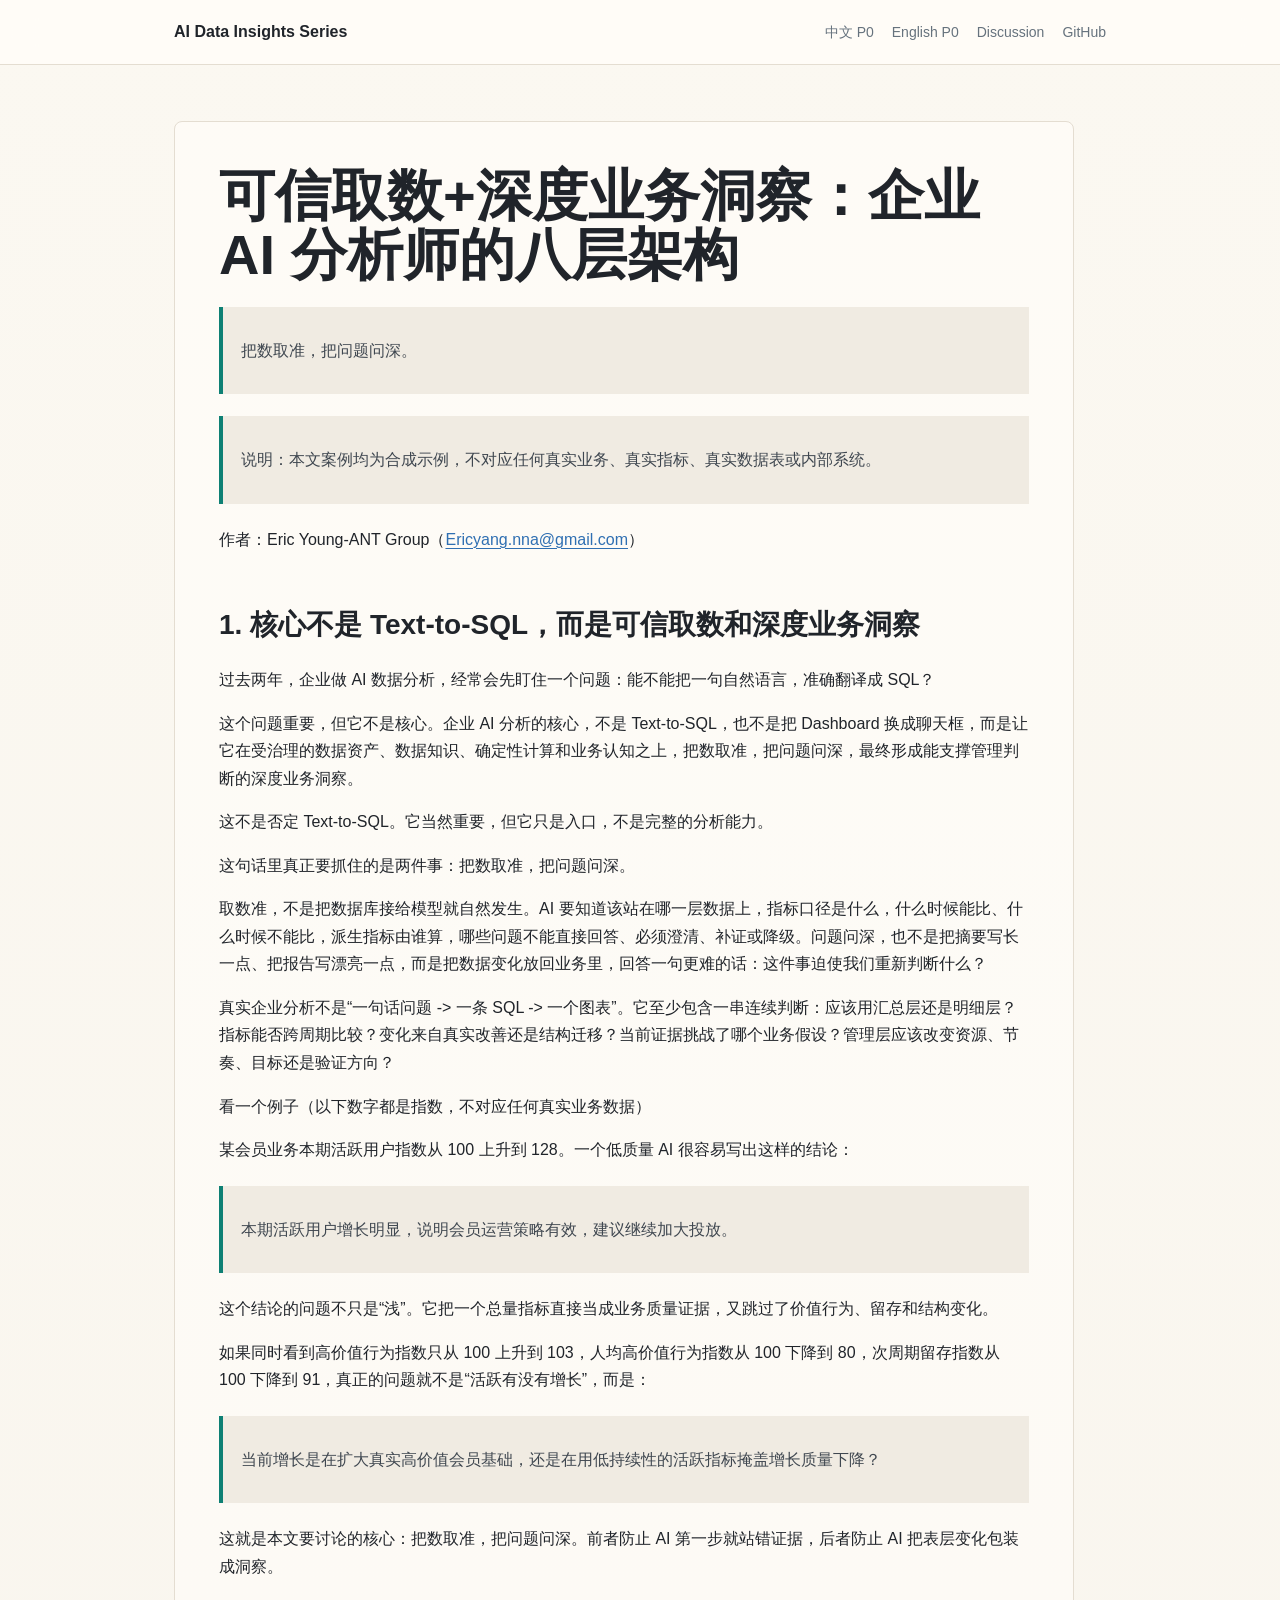
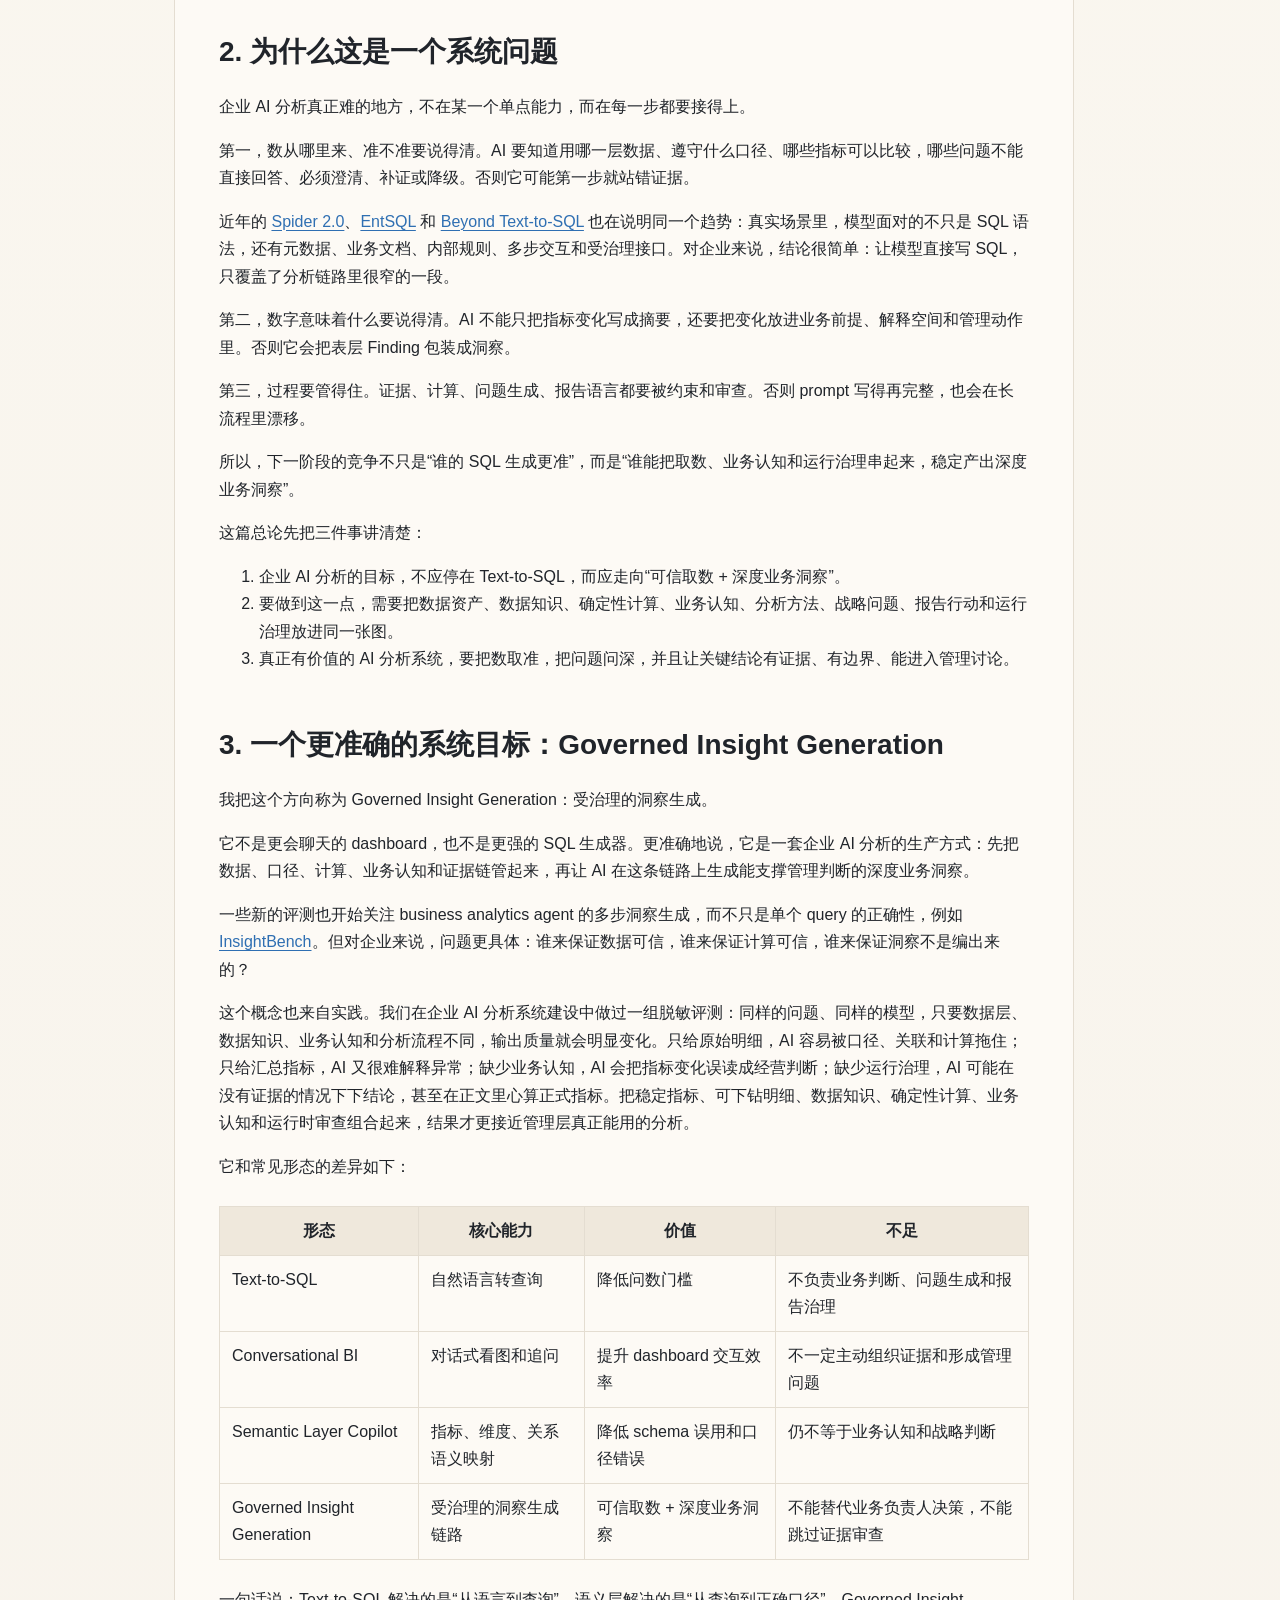
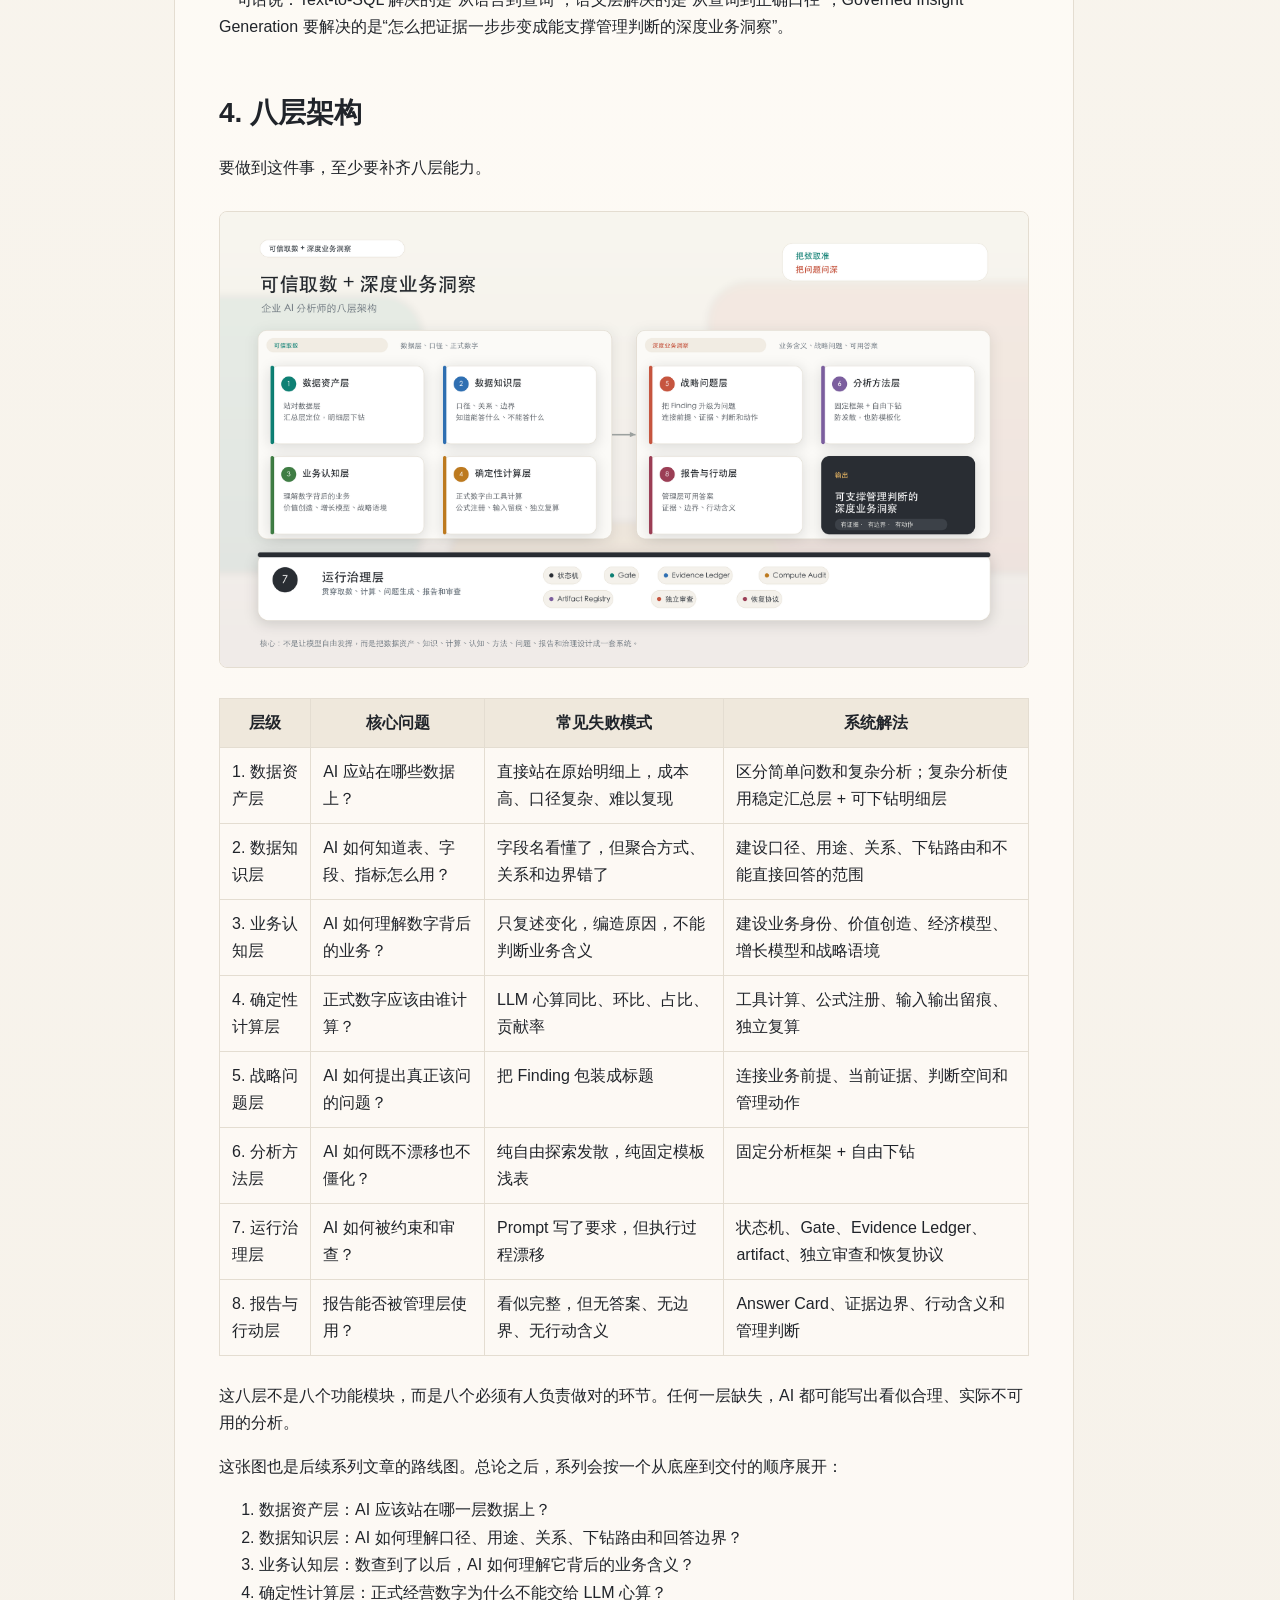
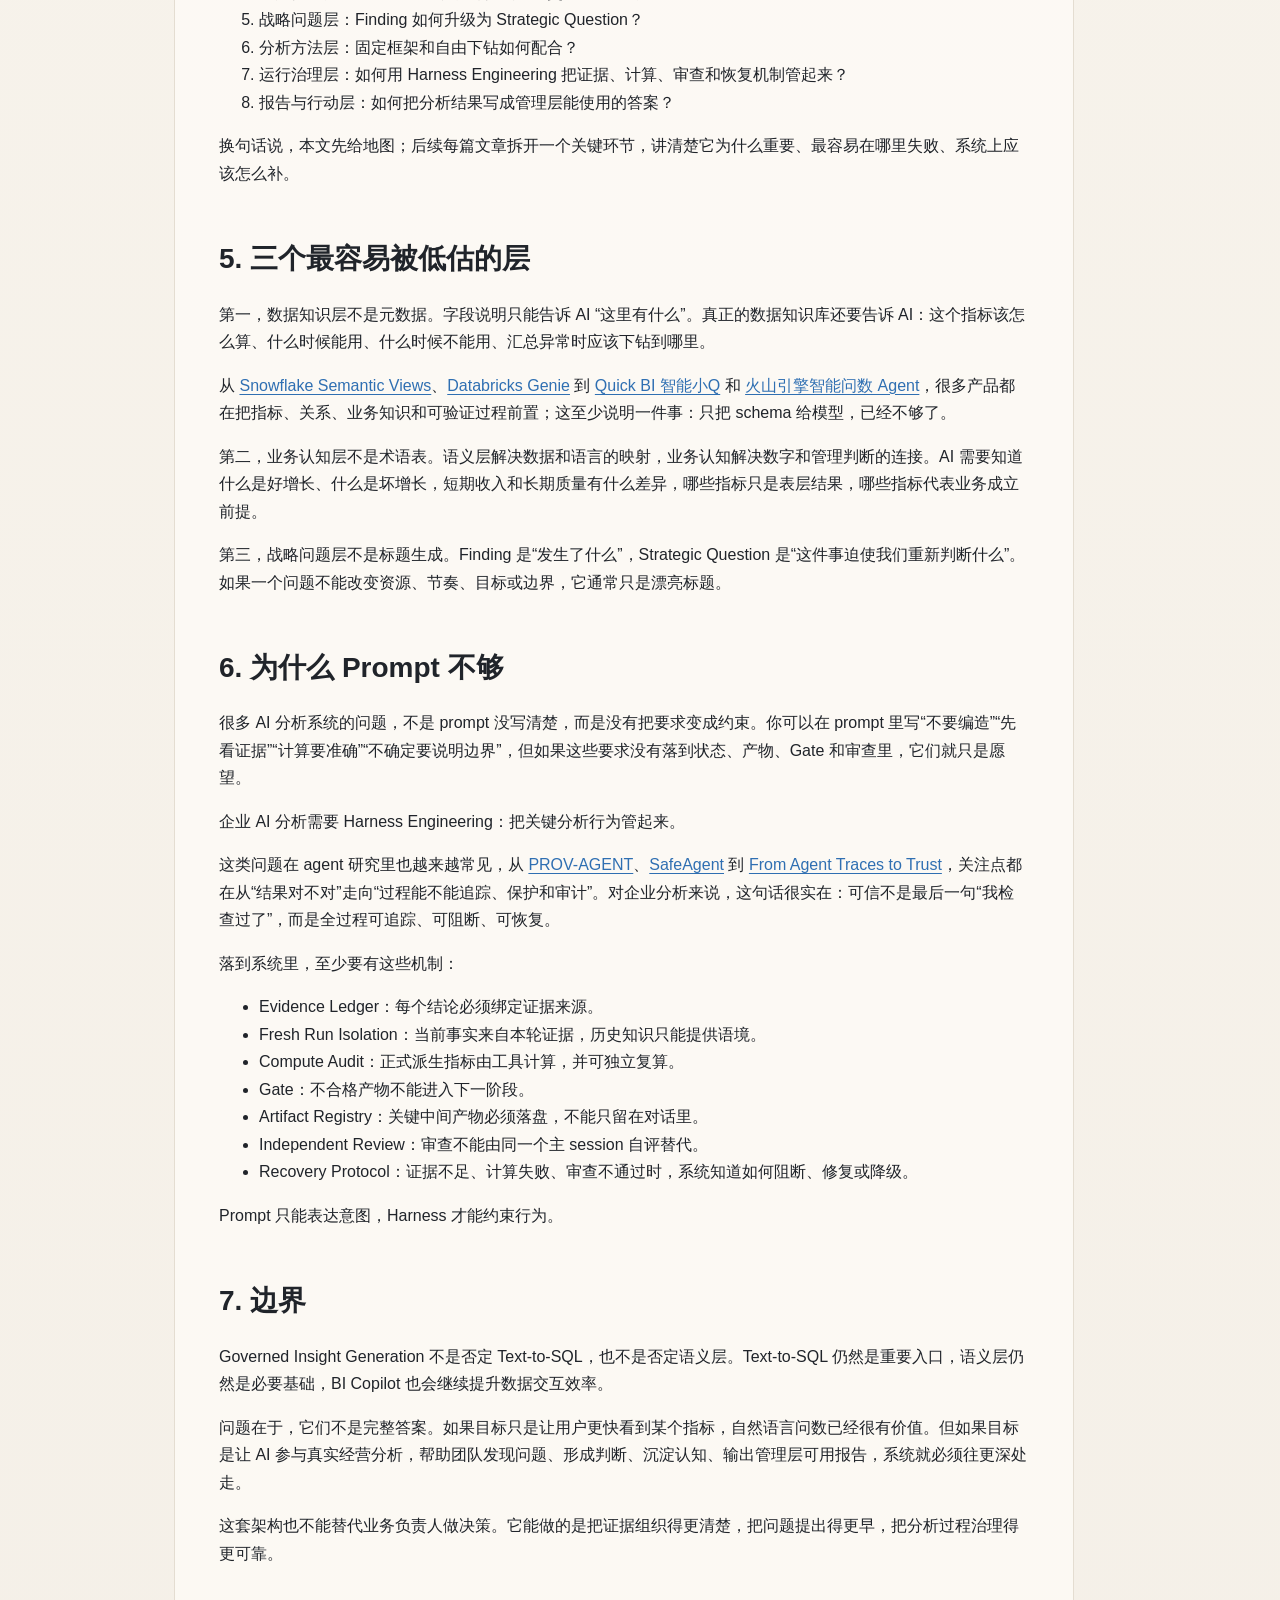
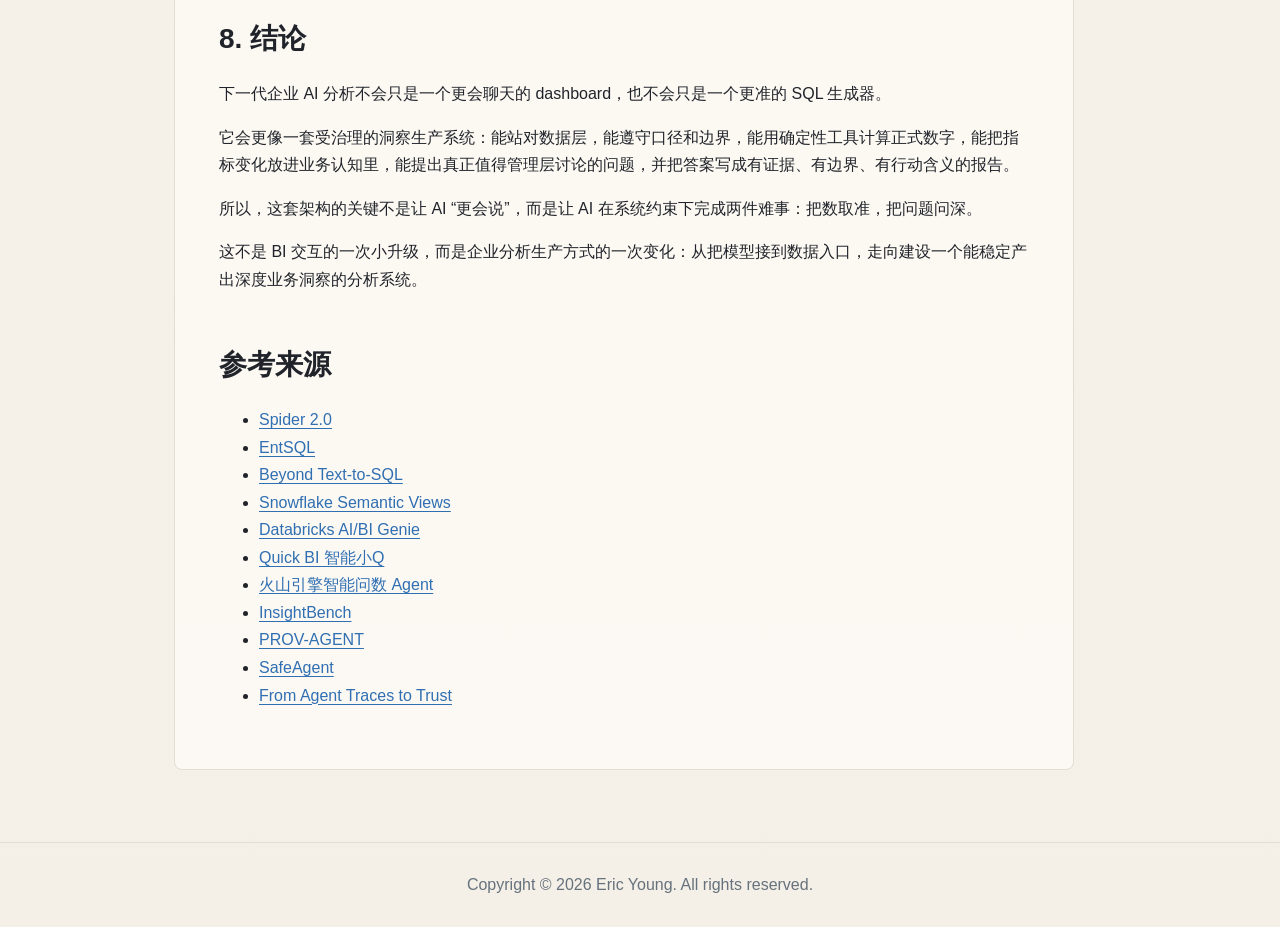
<file: zh/p0-eight-layer-architecture.html>
<!doctype html>
<html lang="zh-CN">
<head>
  <meta charset="utf-8">
  <meta name="viewport" content="width=device-width, initial-scale=1">
  <title>可信取数+深度业务洞察：企业 AI 分析师的八层架构</title>
  <meta name="description" content="Public articles on enterprise AI analytics, trustworthy data retrieval, and governed insight generation.">
  <link rel="stylesheet" href="../site.css">
</head>
<body>
  <header class="site-header">
    <div class="site-header-inner">
      <a class="brand" href="../">AI Data Insights Series</a>
      <nav class="nav" aria-label="Primary">
        <a href="p0-eight-layer-architecture.html">中文 P0</a>
        <a href="../en/p0-eight-layer-architecture.html">English P0</a>
        <a href="https://github.com/Ericyoung-183/ai-data-insights-series/discussions/1">Discussion</a>
        <a href="https://github.com/Ericyoung-183/ai-data-insights-series">GitHub</a>
      </nav>
    </div>
  </header>
  <main class="page">
    <article class="prose">
<h1
id="可信取数深度业务洞察企业-ai-分析师的八层架构">可信取数+深度业务洞察：企业
AI 分析师的八层架构</h1>
<blockquote>
<p>把数取准，把问题问深。</p>
</blockquote>
<blockquote>
<p>说明：本文案例均为合成示例，不对应任何真实业务、真实指标、真实数据表或内部系统。</p>
</blockquote>
<p>作者：Eric Young-ANT Group（<a
href="mailto:Ericyang.nna@gmail.com">Ericyang.nna@gmail.com</a>）</p>
<h2 id="1-核心不是-text-to-sql而是可信取数和深度业务洞察">1. 核心不是
Text-to-SQL，而是可信取数和深度业务洞察</h2>
<p>过去两年，企业做 AI
数据分析，经常会先盯住一个问题：能不能把一句自然语言，准确翻译成
SQL？</p>
<p>这个问题重要，但它不是核心。企业 AI 分析的核心，不是
Text-to-SQL，也不是把 Dashboard
换成聊天框，而是让它在受治理的数据资产、数据知识、确定性计算和业务认知之上，把数取准，把问题问深，最终形成能支撑管理判断的深度业务洞察。</p>
<p>这不是否定
Text-to-SQL。它当然重要，但它只是入口，不是完整的分析能力。</p>
<p>这句话里真正要抓住的是两件事：把数取准，把问题问深。</p>
<p>取数准，不是把数据库接给模型就自然发生。AI
要知道该站在哪一层数据上，指标口径是什么，什么时候能比、什么时候不能比，派生指标由谁算，哪些问题不能直接回答、必须澄清、补证或降级。问题问深，也不是把摘要写长一点、把报告写漂亮一点，而是把数据变化放回业务里，回答一句更难的话：这件事迫使我们重新判断什么？</p>
<p>真实企业分析不是“一句话问题 -&gt; 一条 SQL -&gt;
一个图表”。它至少包含一串连续判断：应该用汇总层还是明细层？指标能否跨周期比较？变化来自真实改善还是结构迁移？当前证据挑战了哪个业务假设？管理层应该改变资源、节奏、目标还是验证方向？</p>
<p>看一个例子（以下数字都是指数，不对应任何真实业务数据）</p>
<p>某会员业务本期活跃用户指数从 100 上升到 128。一个低质量 AI
很容易写出这样的结论：</p>
<blockquote>
<p>本期活跃用户增长明显，说明会员运营策略有效，建议继续加大投放。</p>
</blockquote>
<p>这个结论的问题不只是“浅”。它把一个总量指标直接当成业务质量证据，又跳过了价值行为、留存和结构变化。</p>
<p>如果同时看到高价值行为指数只从 100 上升到 103，人均高价值行为指数从
100 下降到 80，次周期留存指数从 100 下降到
91，真正的问题就不是“活跃有没有增长”，而是：</p>
<blockquote>
<p>当前增长是在扩大真实高价值会员基础，还是在用低持续性的活跃指标掩盖增长质量下降？</p>
</blockquote>
<p>这就是本文要讨论的核心：把数取准，把问题问深。前者防止 AI
第一步就站错证据，后者防止 AI 把表层变化包装成洞察。</p>
<h2 id="2-为什么这是一个系统问题">2. 为什么这是一个系统问题</h2>
<p>企业 AI
分析真正难的地方，不在某一个单点能力，而在每一步都要接得上。</p>
<p>第一，数从哪里来、准不准要说得清。AI
要知道用哪一层数据、遵守什么口径、哪些指标可以比较，哪些问题不能直接回答、必须澄清、补证或降级。否则它可能第一步就站错证据。</p>
<p>近年的 <a href="https://arxiv.org/abs/2411.07763">Spider 2.0</a>、<a
href="https://arxiv.org/abs/2606.03363">EntSQL</a> 和 <a
href="https://arxiv.org/abs/2605.21027">Beyond Text-to-SQL</a>
也在说明同一个趋势：真实场景里，模型面对的不只是 SQL
语法，还有元数据、业务文档、内部规则、多步交互和受治理接口。对企业来说，结论很简单：让模型直接写
SQL，只覆盖了分析链路里很窄的一段。</p>
<p>第二，数字意味着什么要说得清。AI
不能只把指标变化写成摘要，还要把变化放进业务前提、解释空间和管理动作里。否则它会把表层
Finding 包装成洞察。</p>
<p>第三，过程要管得住。证据、计算、问题生成、报告语言都要被约束和审查。否则
prompt 写得再完整，也会在长流程里漂移。</p>
<p>所以，下一阶段的竞争不只是“谁的 SQL
生成更准”，而是“谁能把取数、业务认知和运行治理串起来，稳定产出深度业务洞察”。</p>
<p>这篇总论先把三件事讲清楚：</p>
<ol type="1">
<li>企业 AI 分析的目标，不应停在 Text-to-SQL，而应走向“可信取数 +
深度业务洞察”。</li>
<li>要做到这一点，需要把数据资产、数据知识、确定性计算、业务认知、分析方法、战略问题、报告行动和运行治理放进同一张图。</li>
<li>真正有价值的 AI
分析系统，要把数取准，把问题问深，并且让关键结论有证据、有边界、能进入管理讨论。</li>
</ol>
<h2 id="3-一个更准确的系统目标governed-insight-generation">3.
一个更准确的系统目标：Governed Insight Generation</h2>
<p>我把这个方向称为 Governed Insight Generation：受治理的洞察生成。</p>
<p>它不是更会聊天的 dashboard，也不是更强的 SQL
生成器。更准确地说，它是一套企业 AI
分析的生产方式：先把数据、口径、计算、业务认知和证据链管起来，再让 AI
在这条链路上生成能支撑管理判断的深度业务洞察。</p>
<p>一些新的评测也开始关注 business analytics agent
的多步洞察生成，而不只是单个 query 的正确性，例如 <a
href="https://proceedings.iclr.cc/paper_files/paper/2025/hash/0dfe31d6e703e138d46a7d2fced38b7c-Abstract-Conference.html">InsightBench</a>。但对企业来说，问题更具体：谁来保证数据可信，谁来保证计算可信，谁来保证洞察不是编出来的？</p>
<p>这个概念也来自实践。我们在企业 AI
分析系统建设中做过一组脱敏评测：同样的问题、同样的模型，只要数据层、数据知识、业务认知和分析流程不同，输出质量就会明显变化。只给原始明细，AI
容易被口径、关联和计算拖住；只给汇总指标，AI
又很难解释异常；缺少业务认知，AI
会把指标变化误读成经营判断；缺少运行治理，AI
可能在没有证据的情况下下结论，甚至在正文里心算正式指标。把稳定指标、可下钻明细、数据知识、确定性计算、业务认知和运行时审查组合起来，结果才更接近管理层真正能用的分析。</p>
<p>它和常见形态的差异如下：</p>
<table>
<thead>
<tr>
<th>形态</th>
<th>核心能力</th>
<th>价值</th>
<th>不足</th>
</tr>
</thead>
<tbody>
<tr>
<td>Text-to-SQL</td>
<td>自然语言转查询</td>
<td>降低问数门槛</td>
<td>不负责业务判断、问题生成和报告治理</td>
</tr>
<tr>
<td>Conversational BI</td>
<td>对话式看图和追问</td>
<td>提升 dashboard 交互效率</td>
<td>不一定主动组织证据和形成管理问题</td>
</tr>
<tr>
<td>Semantic Layer Copilot</td>
<td>指标、维度、关系语义映射</td>
<td>降低 schema 误用和口径错误</td>
<td>仍不等于业务认知和战略判断</td>
</tr>
<tr>
<td>Governed Insight Generation</td>
<td>受治理的洞察生成链路</td>
<td>可信取数 + 深度业务洞察</td>
<td>不能替代业务负责人决策，不能跳过证据审查</td>
</tr>
</tbody>
</table>
<p>一句话说：Text-to-SQL
解决的是“从语言到查询”，语义层解决的是“从查询到正确口径”，Governed
Insight Generation
要解决的是“怎么把证据一步步变成能支撑管理判断的深度业务洞察”。</p>
<h2 id="4-八层架构">4. 八层架构</h2>
<p>要做到这件事，至少要补齐八层能力。</p>
<p><img src="../assets/p0_eight_layer_architecture_cn.png"
alt="可信取数+深度业务洞察八层架构" /></p>
<table>
<thead>
<tr>
<th>层级</th>
<th>核心问题</th>
<th>常见失败模式</th>
<th>系统解法</th>
</tr>
</thead>
<tbody>
<tr>
<td>1. 数据资产层</td>
<td>AI 应站在哪些数据上？</td>
<td>直接站在原始明细上，成本高、口径复杂、难以复现</td>
<td>区分简单问数和复杂分析；复杂分析使用稳定汇总层 + 可下钻明细层</td>
</tr>
<tr>
<td>2. 数据知识层</td>
<td>AI 如何知道表、字段、指标怎么用？</td>
<td>字段名看懂了，但聚合方式、关系和边界错了</td>
<td>建设口径、用途、关系、下钻路由和不能直接回答的范围</td>
</tr>
<tr>
<td>3. 业务认知层</td>
<td>AI 如何理解数字背后的业务？</td>
<td>只复述变化，编造原因，不能判断业务含义</td>
<td>建设业务身份、价值创造、经济模型、增长模型和战略语境</td>
</tr>
<tr>
<td>4. 确定性计算层</td>
<td>正式数字应该由谁计算？</td>
<td>LLM 心算同比、环比、占比、贡献率</td>
<td>工具计算、公式注册、输入输出留痕、独立复算</td>
</tr>
<tr>
<td>5. 战略问题层</td>
<td>AI 如何提出真正该问的问题？</td>
<td>把 Finding 包装成标题</td>
<td>连接业务前提、当前证据、判断空间和管理动作</td>
</tr>
<tr>
<td>6. 分析方法层</td>
<td>AI 如何既不漂移也不僵化？</td>
<td>纯自由探索发散，纯固定模板浅表</td>
<td>固定分析框架 + 自由下钻</td>
</tr>
<tr>
<td>7. 运行治理层</td>
<td>AI 如何被约束和审查？</td>
<td>Prompt 写了要求，但执行过程漂移</td>
<td>状态机、Gate、Evidence Ledger、artifact、独立审查和恢复协议</td>
</tr>
<tr>
<td>8. 报告与行动层</td>
<td>报告能否被管理层使用？</td>
<td>看似完整，但无答案、无边界、无行动含义</td>
<td>Answer Card、证据边界、行动含义和管理判断</td>
</tr>
</tbody>
</table>
<p>这八层不是八个功能模块，而是八个必须有人负责做对的环节。任何一层缺失，AI
都可能写出看似合理、实际不可用的分析。</p>
<p>这张图也是后续系列文章的路线图。总论之后，系列会按一个从底座到交付的顺序展开：</p>
<ol type="1">
<li>数据资产层：AI 应该站在哪一层数据上？</li>
<li>数据知识层：AI 如何理解口径、用途、关系、下钻路由和回答边界？</li>
<li>业务认知层：数查到了以后，AI 如何理解它背后的业务含义？</li>
<li>确定性计算层：正式经营数字为什么不能交给 LLM 心算？</li>
<li>战略问题层：Finding 如何升级为 Strategic Question？</li>
<li>分析方法层：固定框架和自由下钻如何配合？</li>
<li>运行治理层：如何用 Harness Engineering
把证据、计算、审查和恢复机制管起来？</li>
<li>报告与行动层：如何把分析结果写成管理层能使用的答案？</li>
</ol>
<p>换句话说，本文先给地图；后续每篇文章拆开一个关键环节，讲清楚它为什么重要、最容易在哪里失败、系统上应该怎么补。</p>
<h2 id="5-三个最容易被低估的层">5. 三个最容易被低估的层</h2>
<p>第一，数据知识层不是元数据。字段说明只能告诉 AI
“这里有什么”。真正的数据知识库还要告诉
AI：这个指标该怎么算、什么时候能用、什么时候不能用、汇总异常时应该下钻到哪里。</p>
<p>从 <a
href="https://docs.snowflake.com/en/user-guide/views-semantic/overview">Snowflake
Semantic Views</a>、<a
href="https://docs.databricks.com/aws/en/genie">Databricks Genie</a> 到
<a
href="https://help.aliyun.com/zh/quick-bi/product-overview/intelligentq">Quick
BI 智能小Q</a> 和 <a
href="https://www.volcengine.com/docs/86760/1874851?lang=zh">火山引擎智能问数
Agent</a>，很多产品都在把指标、关系、业务知识和可验证过程前置；这至少说明一件事：只把
schema 给模型，已经不够了。</p>
<p>第二，业务认知层不是术语表。语义层解决数据和语言的映射，业务认知解决数字和管理判断的连接。AI
需要知道什么是好增长、什么是坏增长，短期收入和长期质量有什么差异，哪些指标只是表层结果，哪些指标代表业务成立前提。</p>
<p>第三，战略问题层不是标题生成。Finding 是“发生了什么”，Strategic
Question
是“这件事迫使我们重新判断什么”。如果一个问题不能改变资源、节奏、目标或边界，它通常只是漂亮标题。</p>
<h2 id="6-为什么-prompt-不够">6. 为什么 Prompt 不够</h2>
<p>很多 AI 分析系统的问题，不是 prompt
没写清楚，而是没有把要求变成约束。你可以在 prompt
里写“不要编造”“先看证据”“计算要准确”“不确定要说明边界”，但如果这些要求没有落到状态、产物、Gate
和审查里，它们就只是愿望。</p>
<p>企业 AI 分析需要 Harness Engineering：把关键分析行为管起来。</p>
<p>这类问题在 agent 研究里也越来越常见，从 <a
href="https://arxiv.org/abs/2508.02866">PROV-AGENT</a>、<a
href="https://arxiv.org/abs/2604.17562">SafeAgent</a> 到 <a
href="https://arxiv.org/abs/2606.04990">From Agent Traces to
Trust</a>，关注点都在从“结果对不对”走向“过程能不能追踪、保护和审计”。对企业分析来说，这句话很实在：可信不是最后一句“我检查过了”，而是全过程可追踪、可阻断、可恢复。</p>
<p>落到系统里，至少要有这些机制：</p>
<ul>
<li>Evidence Ledger：每个结论必须绑定证据来源。</li>
<li>Fresh Run
Isolation：当前事实来自本轮证据，历史知识只能提供语境。</li>
<li>Compute Audit：正式派生指标由工具计算，并可独立复算。</li>
<li>Gate：不合格产物不能进入下一阶段。</li>
<li>Artifact Registry：关键中间产物必须落盘，不能只留在对话里。</li>
<li>Independent Review：审查不能由同一个主 session 自评替代。</li>
<li>Recovery
Protocol：证据不足、计算失败、审查不通过时，系统知道如何阻断、修复或降级。</li>
</ul>
<p>Prompt 只能表达意图，Harness 才能约束行为。</p>
<h2 id="7-边界">7. 边界</h2>
<p>Governed Insight Generation 不是否定
Text-to-SQL，也不是否定语义层。Text-to-SQL
仍然是重要入口，语义层仍然是必要基础，BI Copilot
也会继续提升数据交互效率。</p>
<p>问题在于，它们不是完整答案。如果目标只是让用户更快看到某个指标，自然语言问数已经很有价值。但如果目标是让
AI
参与真实经营分析，帮助团队发现问题、形成判断、沉淀认知、输出管理层可用报告，系统就必须往更深处走。</p>
<p>这套架构也不能替代业务负责人做决策。它能做的是把证据组织得更清楚，把问题提出得更早，把分析过程治理得更可靠。</p>
<h2 id="8-结论">8. 结论</h2>
<p>下一代企业 AI 分析不会只是一个更会聊天的
dashboard，也不会只是一个更准的 SQL 生成器。</p>
<p>它会更像一套受治理的洞察生产系统：能站对数据层，能遵守口径和边界，能用确定性工具计算正式数字，能把指标变化放进业务认知里，能提出真正值得管理层讨论的问题，并把答案写成有证据、有边界、有行动含义的报告。</p>
<p>所以，这套架构的关键不是让 AI “更会说”，而是让 AI
在系统约束下完成两件难事：把数取准，把问题问深。</p>
<p>这不是 BI
交互的一次小升级，而是企业分析生产方式的一次变化：从把模型接到数据入口，走向建设一个能稳定产出深度业务洞察的分析系统。</p>
<h2 id="参考来源">参考来源</h2>
<ul>
<li><a href="https://arxiv.org/abs/2411.07763">Spider 2.0</a></li>
<li><a href="https://arxiv.org/abs/2606.03363">EntSQL</a></li>
<li><a href="https://arxiv.org/abs/2605.21027">Beyond
Text-to-SQL</a></li>
<li><a
href="https://docs.snowflake.com/en/user-guide/views-semantic/overview">Snowflake
Semantic Views</a></li>
<li><a href="https://docs.databricks.com/aws/en/genie">Databricks AI/BI
Genie</a></li>
<li><a
href="https://help.aliyun.com/zh/quick-bi/product-overview/intelligentq">Quick
BI 智能小Q</a></li>
<li><a
href="https://www.volcengine.com/docs/86760/1874851?lang=zh">火山引擎智能问数
Agent</a></li>
<li><a
href="https://proceedings.iclr.cc/paper_files/paper/2025/hash/0dfe31d6e703e138d46a7d2fced38b7c-Abstract-Conference.html">InsightBench</a></li>
<li><a href="https://arxiv.org/abs/2508.02866">PROV-AGENT</a></li>
<li><a href="https://arxiv.org/abs/2604.17562">SafeAgent</a></li>
<li><a href="https://arxiv.org/abs/2606.04990">From Agent Traces to
Trust</a></li>
</ul>

    </article>
  </main>

  <footer class="site-footer">
    Copyright © 2026 Eric Young. All rights reserved.
  </footer>
</body>
</html>
</file>
<file: site.css>
:root {
  color-scheme: light;
  --ink: #20242a;
  --muted: #66727d;
  --paper: #f7f3ec;
  --card: #fffdf8;
  --line: #e4ddd1;
  --teal: #0e8074;
  --coral: #c6553f;
  --blue: #2f6fb2;
}

* {
  box-sizing: border-box;
}

body {
  margin: 0;
  background: linear-gradient(180deg, #fbf8f1 0%, #f4efe7 100%);
  color: var(--ink);
  font-family: -apple-system, BlinkMacSystemFont, "Segoe UI", "Noto Sans SC", "PingFang SC", Arial, sans-serif;
  line-height: 1.72;
}

a {
  color: var(--blue);
  text-decoration-thickness: 0.08em;
  text-underline-offset: 0.2em;
}

.site-header {
  border-bottom: 1px solid var(--line);
  background: rgba(255, 253, 248, 0.86);
  backdrop-filter: blur(16px);
  position: sticky;
  top: 0;
  z-index: 2;
}

.site-header-inner,
.page {
  max-width: 980px;
  margin: 0 auto;
  padding: 0 24px;
}

.site-header-inner {
  min-height: 64px;
  display: flex;
  align-items: center;
  justify-content: space-between;
  gap: 20px;
}

.brand {
  font-weight: 700;
  color: var(--ink);
  text-decoration: none;
}

.nav {
  display: flex;
  gap: 18px;
  font-size: 14px;
}

.nav a {
  color: var(--muted);
  text-decoration: none;
}

.page {
  padding-top: 56px;
  padding-bottom: 72px;
}

.hero {
  padding: 54px 0 42px;
}

.eyebrow {
  color: var(--teal);
  font-weight: 700;
  margin: 0 0 16px;
}

h1 {
  font-size: clamp(38px, 6vw, 68px);
  line-height: 1.06;
  letter-spacing: 0;
  margin: 0 0 22px;
}

.subtitle {
  max-width: 760px;
  color: var(--muted);
  font-size: 20px;
  margin: 0 0 30px;
}

.actions {
  display: flex;
  flex-wrap: wrap;
  gap: 12px;
}

.button {
  display: inline-flex;
  align-items: center;
  justify-content: center;
  min-height: 44px;
  padding: 0 18px;
  border-radius: 6px;
  border: 1px solid var(--line);
  background: var(--card);
  color: var(--ink);
  font-weight: 700;
  text-decoration: none;
}

.button.primary {
  background: var(--ink);
  color: white;
  border-color: var(--ink);
}

.article-card,
.note {
  background: rgba(255, 253, 248, 0.78);
  border: 1px solid var(--line);
  border-radius: 8px;
  padding: 24px;
}

.article-card h2 {
  margin-top: 0;
}

.grid {
  display: grid;
  grid-template-columns: repeat(auto-fit, minmax(260px, 1fr));
  gap: 18px;
}

.prose {
  max-width: 900px;
  background: rgba(255, 253, 248, 0.72);
  border: 1px solid var(--line);
  border-radius: 8px;
  padding: clamp(22px, 4vw, 44px);
}

.prose h1 {
  font-size: clamp(34px, 5vw, 56px);
}

.prose h2 {
  margin-top: 46px;
  padding-top: 8px;
  font-size: 28px;
  line-height: 1.28;
}

.prose blockquote {
  margin: 22px 0;
  padding: 14px 18px;
  border-left: 4px solid var(--teal);
  background: #f0ebe2;
  color: #3f4750;
}

.prose img {
  display: block;
  max-width: 100%;
  height: auto;
  margin: 30px auto;
  border-radius: 8px;
  border: 1px solid var(--line);
}

.prose table {
  width: 100%;
  border-collapse: collapse;
  display: block;
  overflow-x: auto;
  margin: 26px 0;
}

.prose th,
.prose td {
  border: 1px solid var(--line);
  padding: 10px 12px;
  vertical-align: top;
}

.prose th {
  background: #efe8dc;
}

.site-footer {
  color: var(--muted);
  border-top: 1px solid var(--line);
  padding: 28px 24px;
  text-align: center;
}

@media (max-width: 720px) {
  .site-header-inner {
    align-items: flex-start;
    flex-direction: column;
    padding-top: 14px;
    padding-bottom: 14px;
  }

  .nav {
    flex-wrap: wrap;
  }
}
</file>
